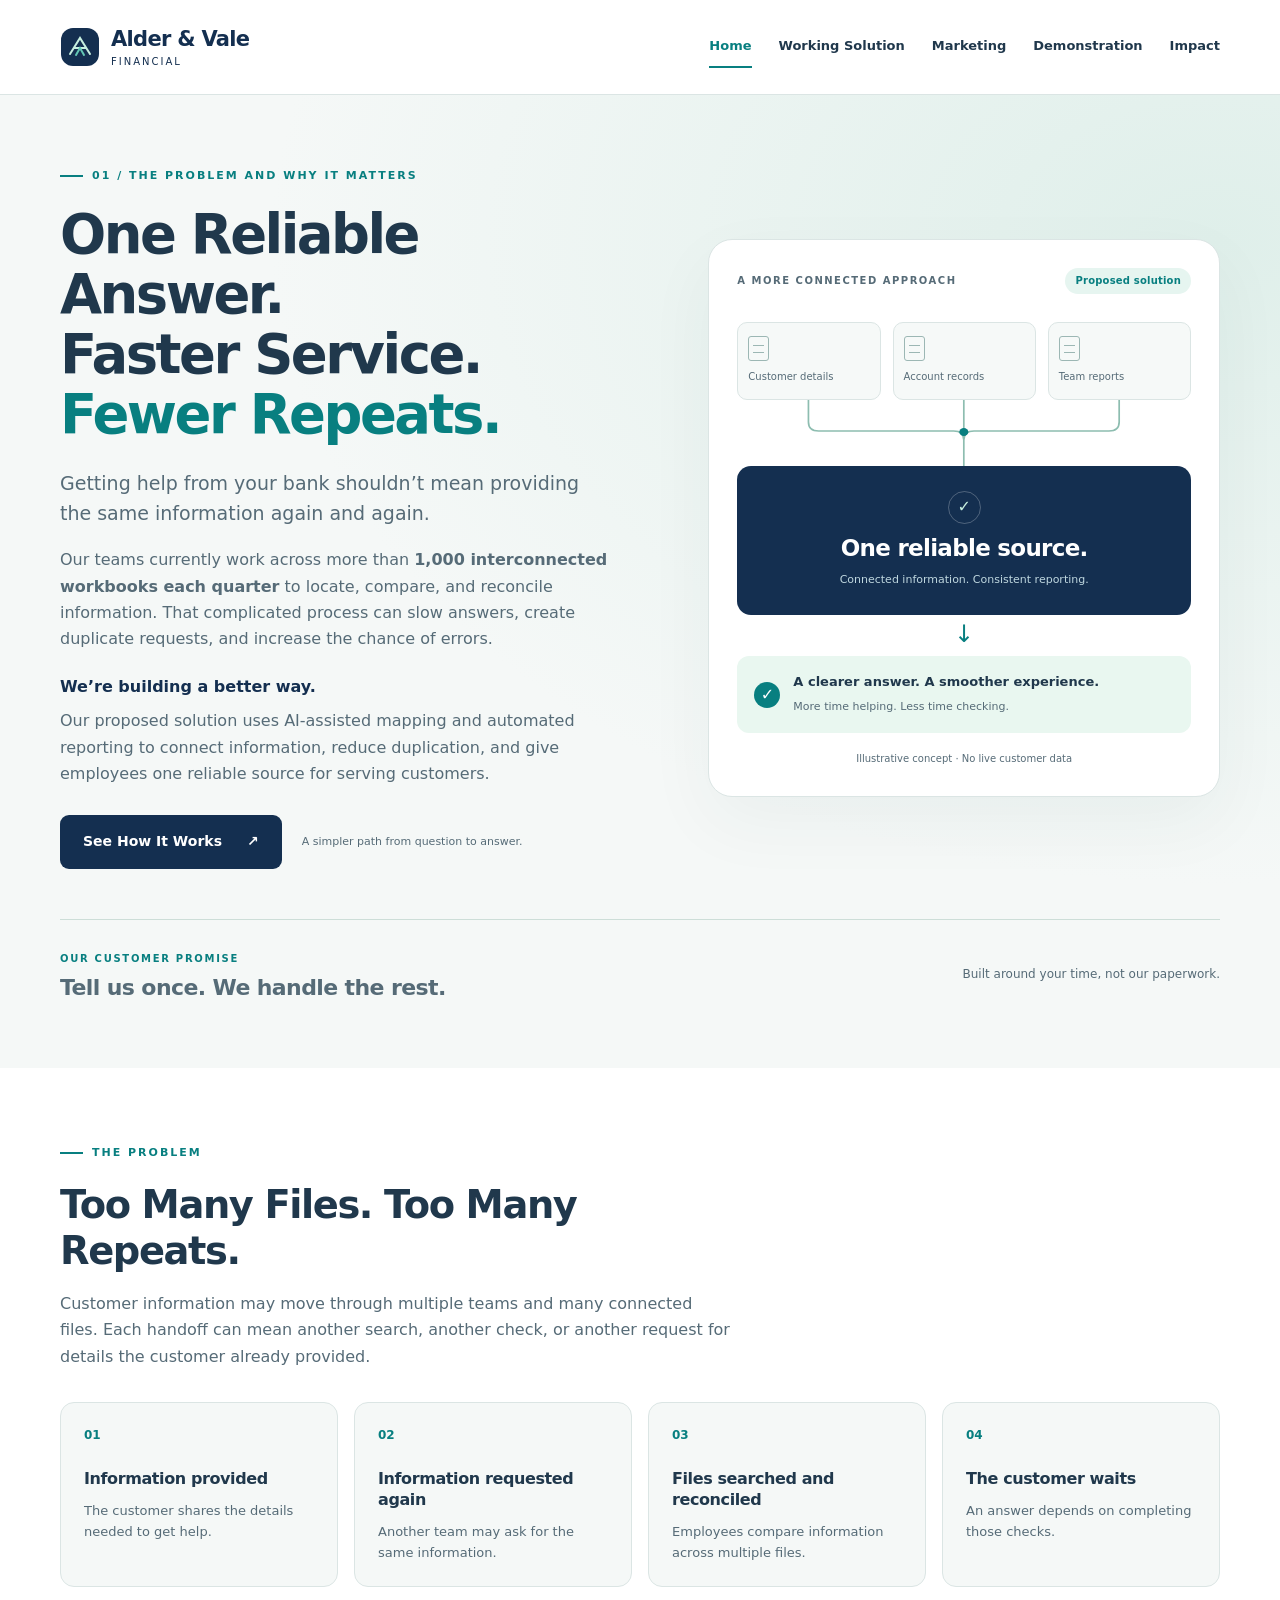
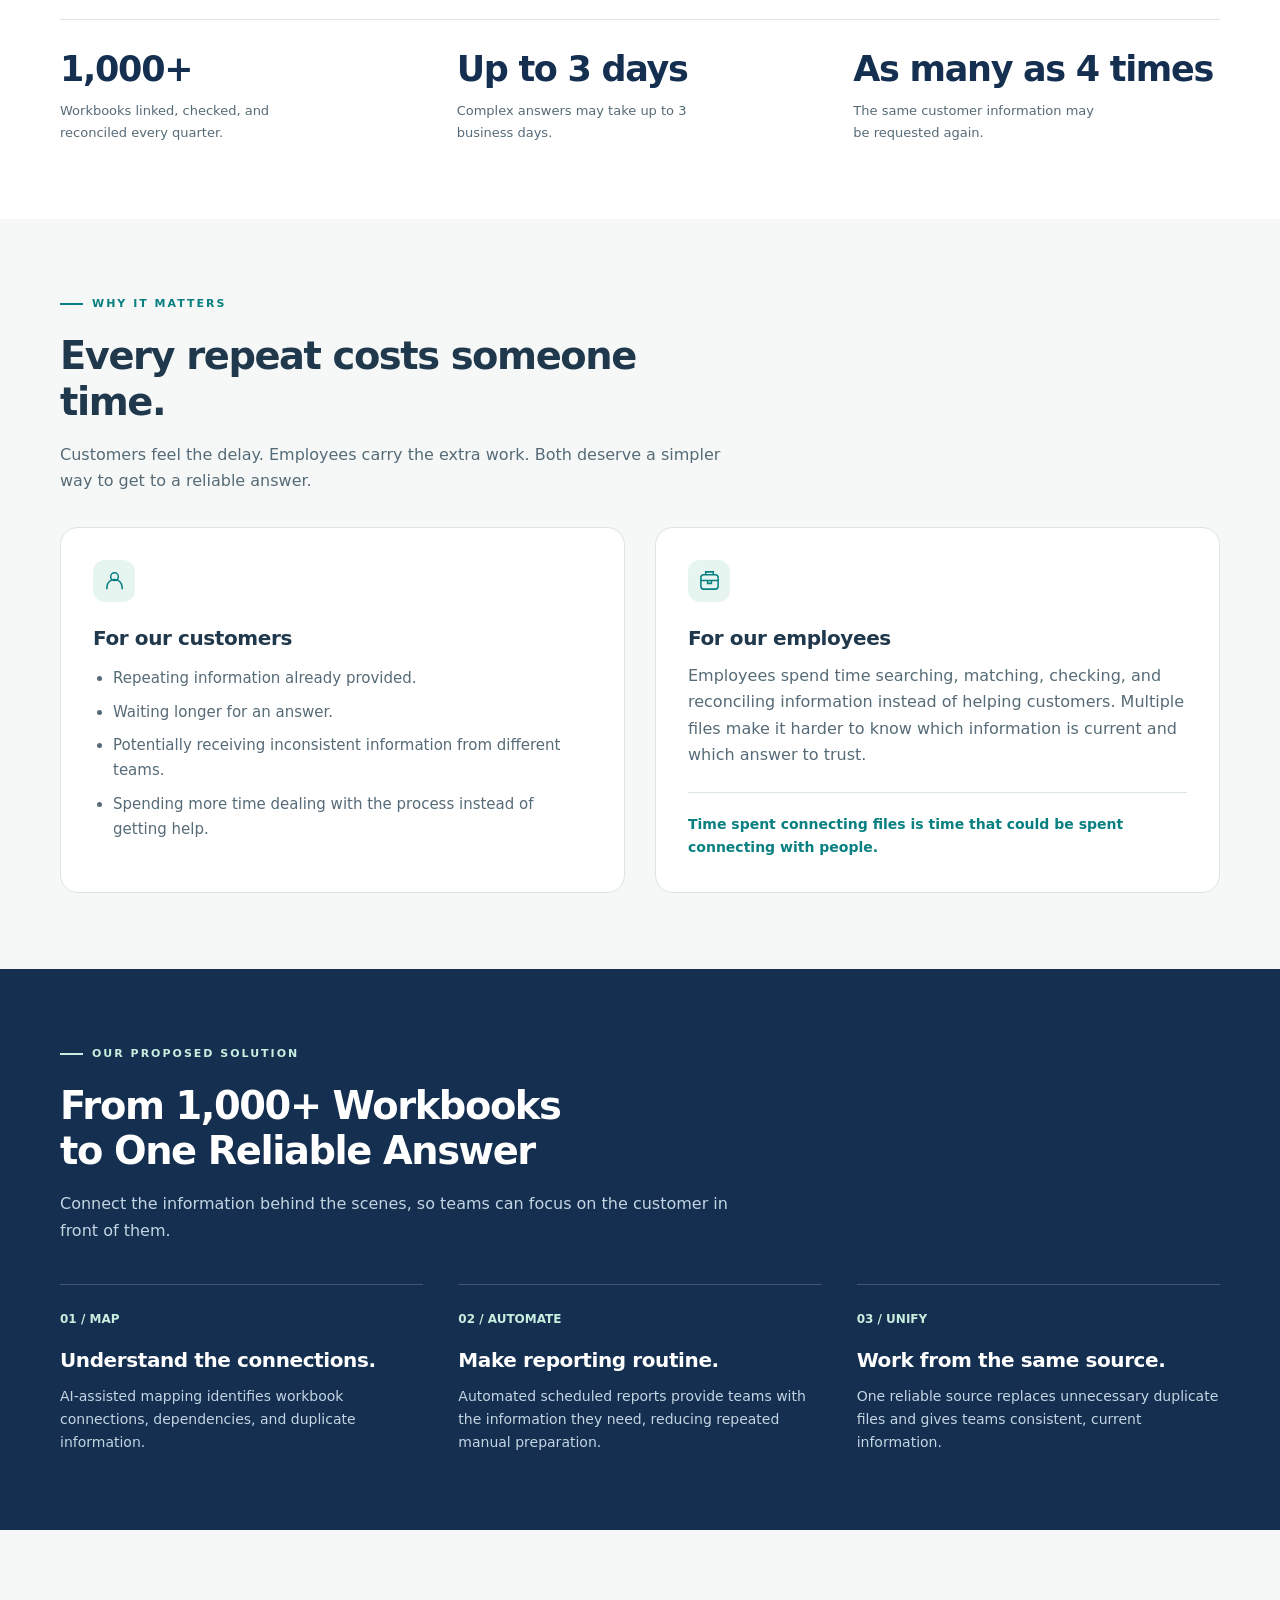
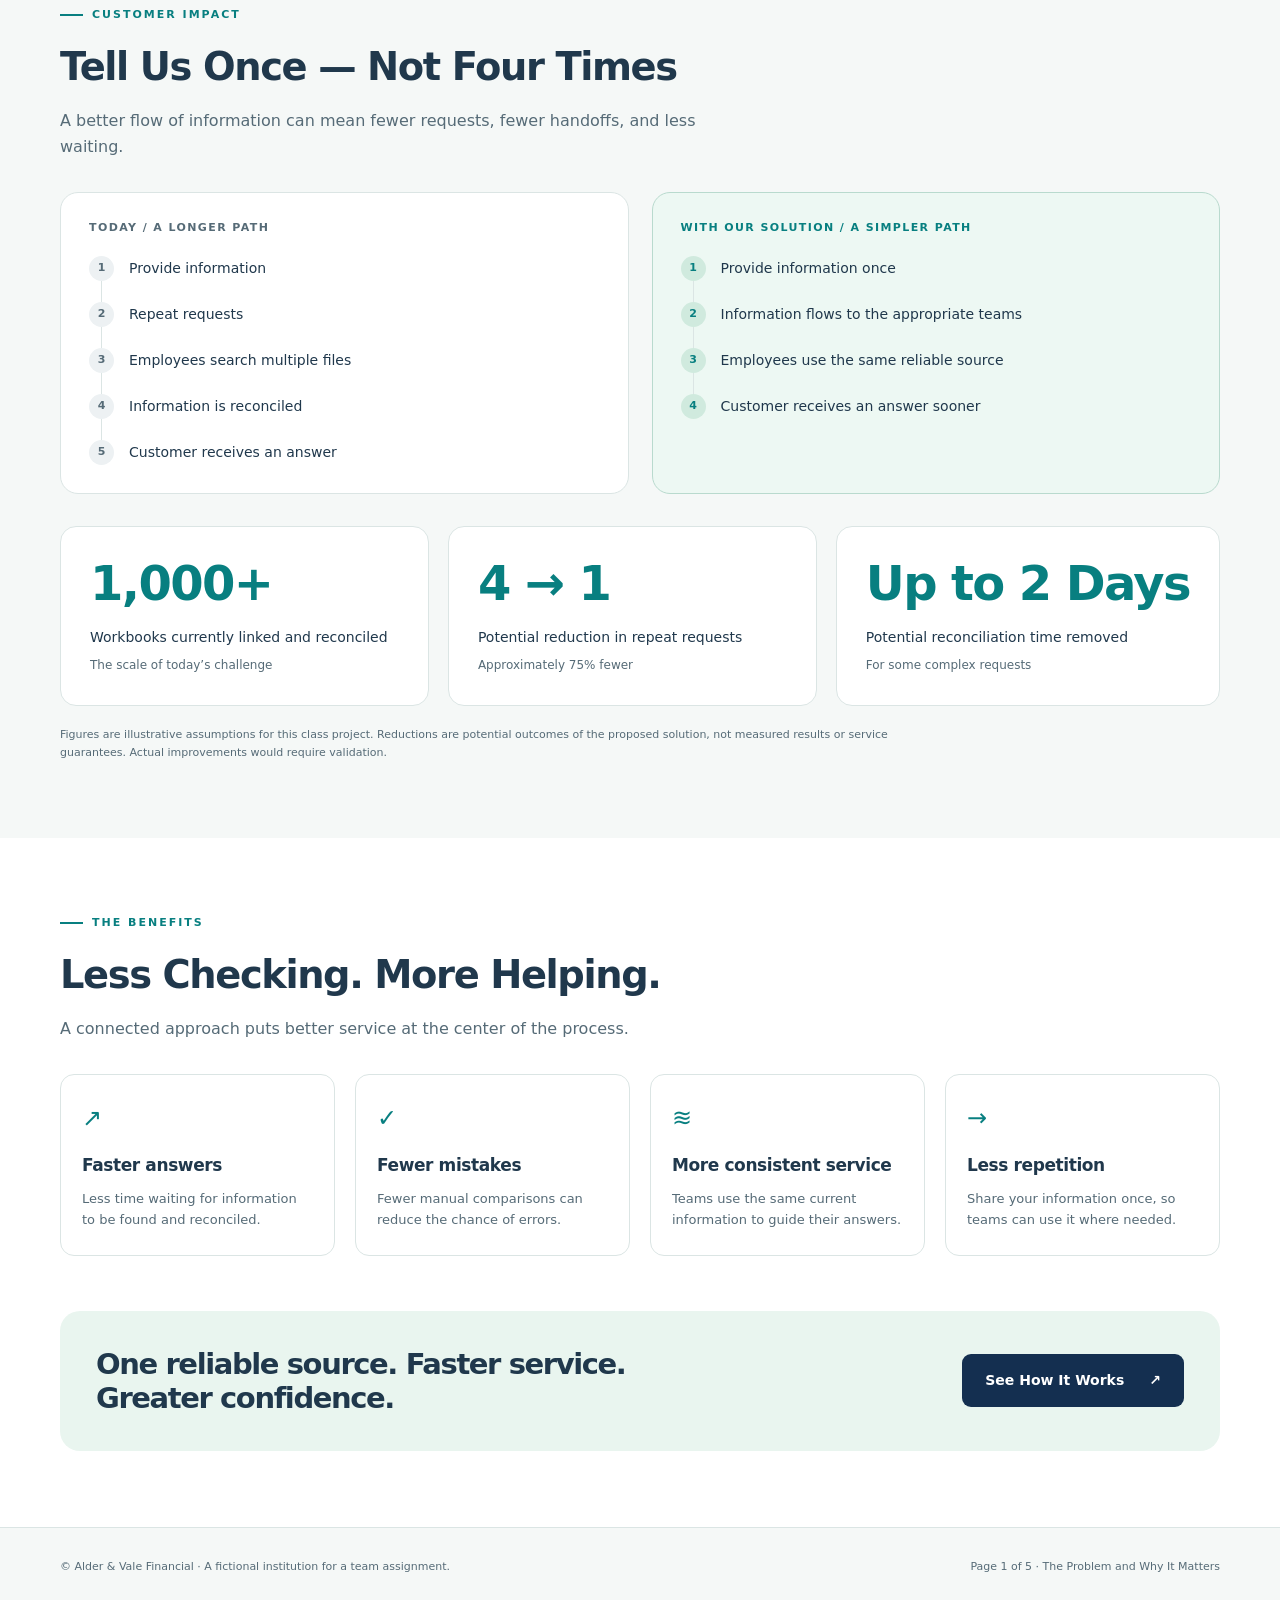
<file: index.html>
<!doctype html>
<html lang="en">
<head>
  <meta charset="utf-8">
  <meta name="viewport" content="width=device-width, initial-scale=1">
  <title>The Problem and Why It Matters | Alder &amp; Vale Financial</title>
  <meta name="description" content="Alder & Vale Financial's proposed approach to faster answers: AI-assisted mapping, automated reporting, and one reliable source. A fictional team project.">
  <link rel="stylesheet" href="site.css">
  <script src="site.js" defer></script>
</head>
<body>
<a class="skip" href="#main">Skip to content</a>
<header class="site-header"><div class="wrap header-inner">
  <a class="brand" href="index.html" aria-label="Alder and Vale Financial home"><svg viewBox="0 0 40 40" fill="none" aria-hidden="true"><rect x="1" y="1" width="38" height="38" rx="12" fill="#142f50"/><path d="m10 27 10-16 10 16M15 21h10" stroke="#c7efdf" stroke-width="2" stroke-linecap="round"/><path d="m16 28 4-7 4 7" stroke="#63c7b4" stroke-width="2" stroke-linecap="round"/></svg><span><strong>Alder &amp; Vale</strong><small>Financial</small></span></a>
  <button class="nav-toggle" type="button" aria-controls="site-navigation" aria-expanded="false">Menu <span aria-hidden="true">☰</span></button>
  <nav class="nav" id="site-navigation" aria-label="Main navigation"><a href="index.html" aria-current="page">Home</a><a href="working-solution.html">Working Solution</a><a href="marketing.html">Marketing</a><a href="demonstration.html">Demonstration</a><a href="impact.html">Impact</a></nav>
</div></header>
<main id="main">
<section class="hero"><div class="wrap">
  <div class="hero-grid"><div class="hero-copy">
    <p class="eyebrow">01 / The Problem and Why It Matters</p>
    <h1>One Reliable Answer.<br>Faster Service.<br><span>Fewer Repeats.</span></h1>
    <p class="lead">Getting help from your bank shouldn’t mean providing the same information again and again.</p>
    <p>Our teams currently work across more than <strong>1,000 interconnected workbooks each quarter</strong> to locate, compare, and reconcile information. That complicated process can slow answers, create duplicate requests, and increase the chance of errors.</p>
    <p class="better">We’re building a better way.</p>
    <p>Our proposed solution uses AI-assisted mapping and automated reporting to connect information, reduce duplication, and give employees one reliable source for serving customers.</p>
    <div class="hero-actions"><a class="button" href="working-solution.html">See How It Works <span aria-hidden="true">↗</span></a><small>A simpler path from question to answer.</small></div>
  </div>
  <div class="source-visual" role="img" aria-label="Proposed workflow: customer, account, and reporting information connect to one reliable source, helping teams deliver a consistent answer.">
    <div class="visual-top"><span>A MORE CONNECTED APPROACH</span><span>Proposed solution</span></div>
    <div class="files" aria-hidden="true"><div class="file"><div class="file-icon"></div>Customer details</div><div class="file"><div class="file-icon"></div>Account records</div><div class="file"><div class="file-icon"></div>Team reports</div></div>
    <svg class="connections" viewBox="0 0 400 66" preserveAspectRatio="none" aria-hidden="true"><path d="M63 0v22q0 9 9 9h119q9 0 9 9v26M200 0v66M337 0v22q0 9-9 9H209q-9 0-9 9" stroke="#8dbdb0" fill="none" stroke-width="1.5"/><circle cx="200" cy="32" r="4" fill="#087f80"/></svg>
    <div class="source-core"><span class="core-icon" aria-hidden="true">✓</span><strong>One reliable source.</strong><p>Connected information. Consistent reporting.</p></div>
    <div class="flow-line" aria-hidden="true">↓</div><div class="answer"><span class="check" aria-hidden="true">✓</span><div><strong>A clearer answer. A smoother experience.</strong><small>More time helping. Less time checking.</small></div></div>
    <p class="visual-caption">Illustrative concept · No live customer data</p>
  </div></div>
  <div class="promise"><div><span class="tag">Our customer promise</span><p><strong>Tell us once. We handle the rest.</strong></p></div><p>Built around your time, not our paperwork.</p></div>
</div></section>
<section class="section white" aria-labelledby="problem-heading"><div class="wrap">
  <div class="section-head"><p class="eyebrow">The problem</p><h2 id="problem-heading">Too Many Files. Too Many Repeats.</h2><p>Customer information may move through multiple teams and many connected files. Each handoff can mean another search, another check, or another request for details the customer already provided.</p></div>
  <ol class="process"><li><span class="number" aria-hidden="true">01</span><h3>Information provided</h3><p>The customer shares the details needed to get help.</p></li><li><span class="number" aria-hidden="true">02</span><h3>Information requested again</h3><p>Another team may ask for the same information.</p></li><li><span class="number" aria-hidden="true">03</span><h3>Files searched and reconciled</h3><p>Employees compare information across multiple files.</p></li><li><span class="number" aria-hidden="true">04</span><h3>The customer waits</h3><p>An answer depends on completing those checks.</p></li></ol>
  <div class="facts"><div><strong>1,000+</strong><p>Workbooks linked, checked, and reconciled every quarter.</p></div><div><strong>Up to 3 days</strong><p>Complex answers may take up to 3 business days.</p></div><div><strong>As many as 4 times</strong><p>The same customer information may be requested again.</p></div></div>
</div></section>
<section class="section" aria-labelledby="matters-heading"><div class="wrap">
  <div class="section-head"><p class="eyebrow">Why it matters</p><h2 id="matters-heading">Every repeat costs someone time.</h2><p>Customers feel the delay. Employees carry the extra work. Both deserve a simpler way to get to a reliable answer.</p></div>
  <div class="split"><article class="impact-card"><div class="card-icon" aria-hidden="true"><svg viewBox="0 0 24 24"><circle cx="12" cy="8" r="4"/><path d="M4 21v-2a8 8 0 0 1 16 0v2"/></svg></div><h3>For our customers</h3><ul><li>Repeating information already provided.</li><li>Waiting longer for an answer.</li><li>Potentially receiving inconsistent information from different teams.</li><li>Spending more time dealing with the process instead of getting help.</li></ul></article>
  <article class="impact-card"><div class="card-icon" aria-hidden="true"><svg viewBox="0 0 24 24"><rect x="3" y="6" width="18" height="15" rx="3"/><path d="M8 6V3h8v3M3 12h18M10 12v3h4v-3"/></svg></div><h3>For our employees</h3><p>Employees spend time searching, matching, checking, and reconciling information instead of helping customers. Multiple files make it harder to know which information is current and which answer to trust.</p><p class="employee-note">Time spent connecting files is time that could be spent connecting with people.</p></article></div>
</div></section>
<section class="section solution" aria-labelledby="solution-heading"><div class="wrap">
  <div class="section-head"><p class="eyebrow">Our proposed solution</p><h2 id="solution-heading">From 1,000+ Workbooks<br>to One Reliable Answer</h2><p>Connect the information behind the scenes, so teams can focus on the customer in front of them.</p></div>
  <ol class="steps"><li><span class="number" aria-hidden="true">01 / MAP</span><h3>Understand the connections.</h3><p>AI-assisted mapping identifies workbook connections, dependencies, and duplicate information.</p></li><li><span class="number" aria-hidden="true">02 / AUTOMATE</span><h3>Make reporting routine.</h3><p>Automated scheduled reports provide teams with the information they need, reducing repeated manual preparation.</p></li><li><span class="number" aria-hidden="true">03 / UNIFY</span><h3>Work from the same source.</h3><p>One reliable source replaces unnecessary duplicate files and gives teams consistent, current information.</p></li></ol>
</div></section>
<section class="section" aria-labelledby="customer-heading"><div class="wrap">
  <div class="section-head"><p class="eyebrow">Customer impact</p><h2 id="customer-heading">Tell Us Once — Not Four Times</h2><p>A better flow of information can mean fewer requests, fewer handoffs, and less waiting.</p></div>
  <div class="compare"><article class="comparison"><h3 class="label">Today / A longer path</h3><ol><li>Provide information</li><li>Repeat requests</li><li>Employees search multiple files</li><li>Information is reconciled</li><li>Customer receives an answer</li></ol></article><article class="comparison future"><h3 class="label">With our solution / A simpler path</h3><ol><li>Provide information once</li><li>Information flows to the appropriate teams</li><li>Employees use the same reliable source</li><li>Customer receives an answer sooner</li></ol></article></div>
  <div class="metrics"><article class="metric"><strong>1,000+</strong><p>Workbooks currently linked and reconciled</p><small>The scale of today’s challenge</small></article><article class="metric"><strong>4 → 1</strong><p>Potential reduction in repeat requests</p><small>Approximately 75% fewer</small></article><article class="metric"><strong>Up to 2 Days</strong><p>Potential reconciliation time removed</p><small>For some complex requests</small></article></div>
  <p class="estimate">Figures are illustrative assumptions for this class project. Reductions are potential outcomes of the proposed solution, not measured results or service guarantees. Actual improvements would require validation.</p>
</div></section>
<section class="section white" aria-labelledby="benefits-heading"><div class="wrap">
  <div class="section-head"><p class="eyebrow">The benefits</p><h2 id="benefits-heading">Less Checking. More Helping.</h2><p>A connected approach puts better service at the center of the process.</p></div>
  <div class="benefits"><article class="benefit"><span aria-hidden="true">↗</span><h3>Faster answers</h3><p>Less time waiting for information to be found and reconciled.</p></article><article class="benefit"><span aria-hidden="true">✓</span><h3>Fewer mistakes</h3><p>Fewer manual comparisons can reduce the chance of errors.</p></article><article class="benefit"><span aria-hidden="true">≋</span><h3>More consistent service</h3><p>Teams use the same current information to guide their answers.</p></article><article class="benefit"><span aria-hidden="true">→</span><h3>Less repetition</h3><p>Share your information once, so teams can use it where needed.</p></article></div>
  <div class="closing"><h2>One reliable source. Faster service. Greater confidence.</h2><a class="button" href="working-solution.html">See How It Works <span aria-hidden="true">↗</span></a></div>
</div></section>
</main>
<footer class="site-footer"><div class="wrap footer-inner"><p>© Alder &amp; Vale Financial · A fictional institution for a team assignment.</p><p>Page 1 of 5 · The Problem and Why It Matters</p></div></footer>
</body>
</html>
</file>
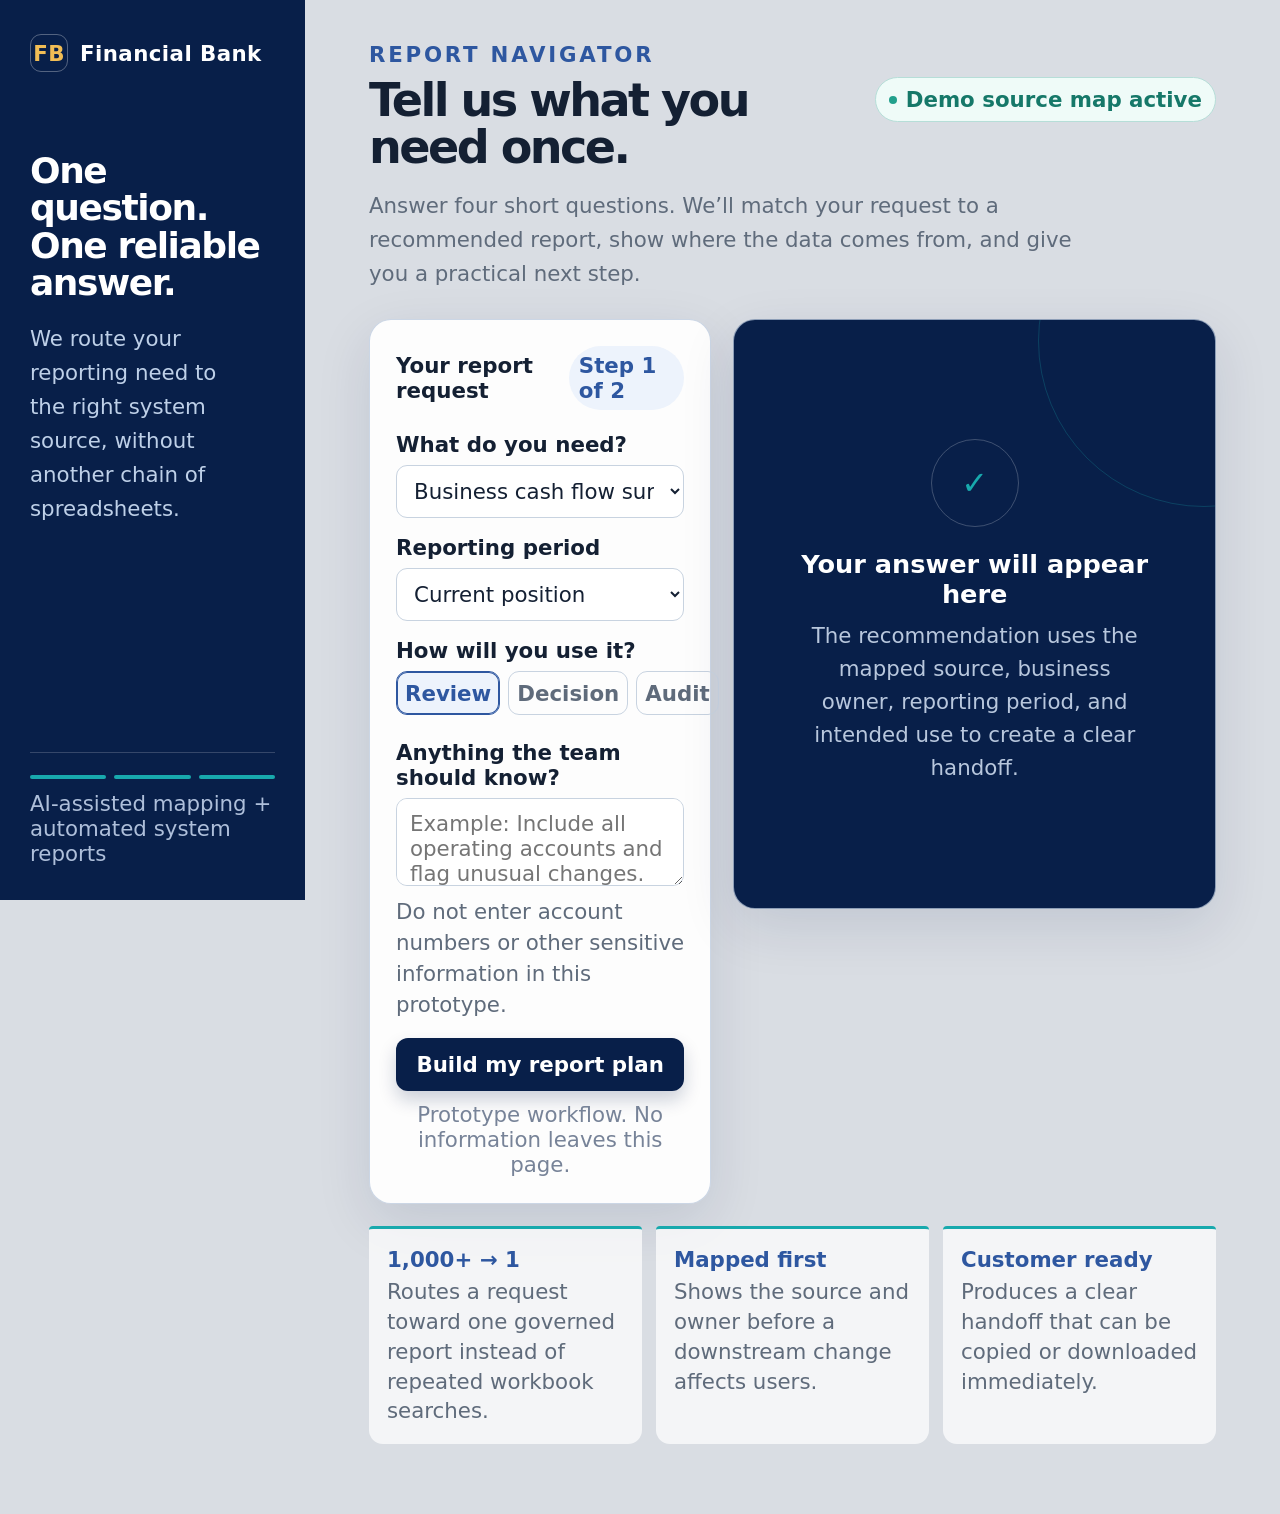
<file: contributors/carroll/index.html>
<!doctype html>
<html lang="en">
<head>
  <meta charset="utf-8">
  <meta name="viewport" content="width=device-width, initial-scale=1">
  <title>Financial Bank Report Navigator</title>
  <meta name="description" content="Turn one customer question into a reliable, system-sourced financial report plan.">
  <link rel="icon" type="image/svg+xml" href="data:image/svg+xml,%3Csvg xmlns='http://www.w3.org/2000/svg' viewBox='0 0 32 32'%3E%3Crect width='32' height='32' rx='8' fill='%230a2859'/%3E%3Cpath d='M8 9h16v4H8zm0 7h10v3H8zm0 6h13v3H8z' fill='%23fff'/%3E%3Ccircle cx='24' cy='21' r='5' fill='%231db7b2'/%3E%3Cpath d='m22 21 1.3 1.3L26 19.5' fill='none' stroke='%23fff' stroke-width='1.8'/%3E%3C/svg%3E">
  <style>
    :root{--navy:#081f49;--blue:#2e57a0;--teal:#18a9ad;--ink:#142033;--muted:#5f6b7b;--line:#d7e0ec;--ice:#f3f7fb;--white:#fff;--gold:#f1bd55;--good:#167869;--shadow:0 18px 55px rgba(8,31,73,.11)}
    *{box-sizing:border-box} html{scroll-behavior:smooth} body{margin:0;font-family:Inter,ui-sans-serif,system-ui,-apple-system,"Segoe UI",sans-serif;color:var(--ink);background:#d9dde3;min-height:100vh;font-size:16pt}
    button,input,select,textarea{font:inherit} button{cursor:pointer}.shell{min-height:100vh;display:grid;grid-template-columns:305px 1fr}.rail{background:var(--navy);color:white;padding:34px 30px;position:sticky;top:0;height:100vh;display:flex;flex-direction:column;overflow:hidden}.brand{display:flex;align-items:center;gap:12px;font-weight:760;letter-spacing:.02em}.mark{width:38px;height:38px;border:1px solid rgba(255,255,255,.3);display:grid;place-items:center;border-radius:11px;color:var(--gold)}.rail h1{font-size:2.25rem;line-height:1.04;margin:80px 0 20px;max-width:230px;letter-spacing:-.04em}.rail p{color:#bed0e8;line-height:1.6;margin:0;max-width:220px}.rail-foot{margin-top:auto;border-top:1px solid rgba(255,255,255,.18);padding-top:22px;font-size:.84rem;color:#aebfda}.progress{display:flex;gap:8px;margin-bottom:12px}.progress span{height:4px;flex:1;background:rgba(255,255,255,.18);border-radius:9px}.progress .on{background:var(--teal)}
    main{padding:42px clamp(26px,5vw,76px) 70px;max-width:1320px;width:100%}.eyebrow{color:var(--blue);font-size:.78rem;font-weight:800;letter-spacing:.13em;text-transform:uppercase;margin-bottom:10px}.topline{display:flex;justify-content:space-between;align-items:flex-start;gap:30px}.topline h2{font-size:clamp(2rem,3.6vw,3.75rem);letter-spacing:-.055em;line-height:1.02;margin:0;max-width:760px}.status{display:flex;align-items:center;gap:9px;border:1px solid #b6ded8;background:#effbf8;color:var(--good);border-radius:999px;padding:9px 13px;font-size:.82rem;font-weight:750;white-space:nowrap}.status i{width:8px;height:8px;border-radius:50%;background:#22a08c}.intro{color:var(--muted);max-width:720px;line-height:1.6;margin:18px 0 28px}
    .workspace{display:grid;grid-template-columns:minmax(340px,.83fr) minmax(430px,1.17fr);gap:22px;align-items:start}.panel{background:rgba(255,255,255,.93);border:1px solid rgba(186,201,220,.75);box-shadow:var(--shadow);border-radius:22px;padding:26px}.panel-head{display:flex;justify-content:space-between;align-items:center;margin-bottom:22px}.panel-head h3{margin:0;font-size:1.2rem}.step{font-size:.78rem;color:var(--blue);font-weight:780;background:#edf3fc;padding:7px 10px;border-radius:999px}.field{margin-bottom:17px}.field label,.group-label{display:block;font-size:.88rem;font-weight:760;margin:0 0 8px}.field small{display:block;color:var(--muted);font-size:.77rem;margin-top:6px;line-height:1.45}select,input,textarea{width:100%;border:1px solid #c8d3e0;border-radius:11px;padding:12px 13px;background:#fff;color:var(--ink);outline:none;transition:.18s}select:focus,input:focus,textarea:focus{border-color:var(--teal);box-shadow:0 0 0 3px rgba(24,169,173,.14)}textarea{resize:vertical;min-height:88px}.choices{display:grid;grid-template-columns:repeat(3,1fr);gap:8px}.choice{position:relative}.choice input{position:absolute;opacity:0;pointer-events:none}.choice label{display:flex;align-items:center;justify-content:center;text-align:center;min-height:44px;border:1px solid #c8d3e0;border-radius:11px;padding:8px;color:var(--muted);font-size:.84rem;font-weight:700}.choice input:checked+label{border-color:var(--blue);background:#edf3fc;color:var(--blue);box-shadow:inset 0 0 0 1px var(--blue)}.primary{width:100%;border:0;background:var(--navy);color:#fff;border-radius:12px;padding:14px 18px;font-weight:780;box-shadow:0 9px 18px rgba(8,31,73,.2);transition:.18s}.primary:hover{background:#12346c;transform:translateY(-1px)}.privacy{text-align:center;color:#778398;font-size:.75rem;margin:11px 0 0}
    .result{min-height:590px;background:var(--navy);color:#fff;overflow:hidden;position:relative}.result:before{content:"";position:absolute;width:330px;height:330px;border:1px solid rgba(24,169,173,.25);border-radius:50%;right:-155px;top:-145px}.empty{display:grid;place-items:center;text-align:center;min-height:530px;padding:40px}.empty-icon{width:88px;height:88px;margin:0 auto 22px;border:1px solid rgba(255,255,255,.22);border-radius:50%;display:grid;place-items:center;color:var(--teal);font-size:2rem}.empty h3{font-size:1.6rem;margin:0 0 10px}.empty p{color:#b8c7dd;max-width:370px;line-height:1.55;margin:0}.output{display:none;position:relative;z-index:1}.result .panel-head{border-bottom:1px solid rgba(255,255,255,.14);padding-bottom:18px}.result .panel-head h3{font-size:1.35rem}.confidence{display:flex;align-items:center;gap:8px;color:#8fe4d7;font-size:.8rem;font-weight:760}.result-title{font-size:clamp(1.65rem,3vw,2.55rem);line-height:1.04;letter-spacing:-.04em;margin:5px 0 10px}.result-sub{color:#b9c9df;line-height:1.5;margin:0 0 22px}.metrics{display:grid;grid-template-columns:repeat(3,1fr);gap:10px;margin-bottom:22px}.metric{padding:15px;background:rgba(255,255,255,.08);border:1px solid rgba(255,255,255,.1);border-radius:12px}.metric span{display:block;font-size:.72rem;color:#aebfda;text-transform:uppercase;letter-spacing:.08em;margin-bottom:6px}.metric strong{font-size:.98rem}.map{background:#f8fbff;color:var(--ink);border-radius:16px;padding:18px;margin-bottom:18px}.map-label{font-size:.74rem;font-weight:800;color:var(--blue);letter-spacing:.1em;text-transform:uppercase;margin-bottom:13px}.nodes{display:flex;align-items:center;gap:8px}.node{flex:1;text-align:center;border:1px solid var(--line);border-radius:10px;padding:11px 7px;font-size:.77rem;font-weight:730;background:#fff}.node.current{border-color:var(--teal);background:#eaf9f8;color:#087d80}.connector{height:2px;width:18px;background:var(--teal);flex:0 0 auto}.next{display:grid;grid-template-columns:1fr 1fr;gap:10px;margin-bottom:18px}.next div{border-left:3px solid var(--teal);background:rgba(255,255,255,.07);padding:10px 12px}.next span{display:block;color:#9fb2cd;font-size:.72rem;margin-bottom:3px}.next strong{font-size:.86rem}.actions{display:flex;gap:10px}.secondary,.ghost{flex:1;border-radius:11px;padding:11px 13px;font-weight:750}.secondary{border:0;background:var(--teal);color:#062e3f}.ghost{border:1px solid rgba(255,255,255,.27);background:transparent;color:white}.disclaimer{font-size:.72rem;color:#8fa4c3;line-height:1.45;margin:14px 0 0}
    .proof{display:grid;grid-template-columns:1fr 1fr 1fr;gap:14px;margin-top:22px}.proof article{border-top:3px solid var(--teal);background:rgba(255,255,255,.72);padding:18px;border-radius:4px 4px 14px 14px}.proof strong{display:block;color:var(--blue);font-size:1.2rem;margin-bottom:5px}.proof span{color:var(--muted);font-size:.82rem;line-height:1.4}.toast{position:fixed;right:25px;bottom:25px;background:var(--ink);color:#fff;padding:12px 16px;border-radius:10px;box-shadow:var(--shadow);font-size:.85rem;opacity:0;transform:translateY(10px);pointer-events:none;transition:.2s}.toast.show{opacity:1;transform:none}
    .rail-foot,.eyebrow,.status,.panel-head h3,.step,.field label,.group-label,.field small,.choice label,.privacy,.confidence,.metric span,.metric strong,.map-label,.node,.next span,.next strong,.disclaimer,.proof strong,.proof span,.toast{font-size:16pt}
    @media(max-width:950px){.shell{grid-template-columns:1fr}.rail{height:auto;position:relative;padding:20px 24px;display:block}.rail h1,.rail p,.rail-foot{display:none}.workspace{grid-template-columns:1fr}.topline{display:block}.status{display:inline-flex;margin-top:16px}.result{min-height:auto}.proof{grid-template-columns:1fr}.progress{display:none}}@media(max-width:560px){main{padding:28px 16px 50px}.panel{padding:20px;border-radius:17px}.choices,.metrics,.next{grid-template-columns:1fr}.nodes{flex-direction:column}.connector{width:2px;height:14px}.node{width:100%}.actions{flex-direction:column}.topline h2{font-size:2.35rem}}
  </style>
</head>
<body>
  <div class="shell">
    <aside class="rail">
      <div class="brand"><div class="mark">FB</div><span>Financial Bank</span></div>
      <h1>One question.<br>One reliable answer.</h1>
      <p>We route your reporting need to the right system source, without another chain of spreadsheets.</p>
      <div class="rail-foot"><div class="progress"><span class="on"></span><span class="on"></span><span class="on"></span></div>AI-assisted mapping + automated system reports</div>
    </aside>
    <main>
      <div class="eyebrow">Report Navigator</div>
      <div class="topline">
        <h2>Tell us what you need once.</h2>
        <div class="status"><i></i> Demo source map active</div>
      </div>
      <p class="intro">Answer four short questions. We’ll match your request to a recommended report, show where the data comes from, and give you a practical next step.</p>
      <section class="workspace" aria-label="Report request workflow">
        <form class="panel" id="requestForm">
          <div class="panel-head"><h3>Your report request</h3><span class="step">Step 1 of 2</span></div>
          <div class="field"><label for="need">What do you need?</label><select id="need" required><option value="cashflow">Business cash flow summary</option><option value="transactions">Transaction history</option><option value="loan">Loan payoff information</option><option value="account">Account balance summary</option><option value="custom">Something else</option></select></div>
          <div class="field"><label for="period">Reporting period</label><select id="period" required><option value="current">Current position</option><option value="month">This month</option><option value="quarter">This quarter</option><option value="year">Year to date</option><option value="custom">Custom period</option></select></div>
          <div class="field"><span class="group-label">How will you use it?</span><div class="choices"><div class="choice"><input checked type="radio" name="purpose" id="review" value="Review"><label for="review">Review</label></div><div class="choice"><input type="radio" name="purpose" id="decision" value="Decision"><label for="decision">Decision</label></div><div class="choice"><input type="radio" name="purpose" id="audit" value="Audit"><label for="audit">Audit</label></div></div></div>
          <div class="field"><label for="details">Anything the team should know?</label><textarea id="details" maxlength="240" placeholder="Example: Include all operating accounts and flag unusual changes."></textarea><small>Do not enter account numbers or other sensitive information in this prototype.</small></div>
          <button class="primary" type="submit">Build my report plan</button>
          <p class="privacy">Prototype workflow. No information leaves this page.</p>
        </form>
        <section class="panel result" aria-live="polite">
          <div class="empty" id="emptyState"><div><div class="empty-icon">✓</div><h3>Your answer will appear here</h3><p>The recommendation uses the mapped source, business owner, reporting period, and intended use to create a clear handoff.</p></div></div>
          <div class="output" id="output">
            <div class="panel-head"><h3>Recommended report plan</h3><span class="confidence">● High source confidence</span></div>
            <div class="result-title" id="resultTitle"></div><p class="result-sub" id="resultSub"></p>
            <div class="metrics"><div class="metric"><span>System source</span><strong id="source"></strong></div><div class="metric"><span>Data owner</span><strong id="owner"></strong></div><div class="metric"><span>Delivery</span><strong id="delivery"></strong></div></div>
            <div class="map"><div class="map-label">Dependency path</div><div class="nodes"><div class="node" id="inputNode">One request</div><div class="connector"></div><div class="node current" id="sourceNode"></div><div class="connector"></div><div class="node" id="reportNode"></div></div></div>
            <div class="next"><div><span>Validation</span><strong id="validation"></strong></div><div><span>Next step</span><strong id="nextStep"></strong></div></div>
            <div class="actions"><button type="button" class="secondary" id="downloadBtn">Download summary</button><button type="button" class="ghost" id="copyBtn">Copy for my banker</button></div>
            <p class="disclaimer">Illustrative recommendation based on the presentation’s proposed operating model. A data owner should validate the source and access before use.</p>
          </div>
        </section>
      </section>
      <section class="proof" aria-label="Why this approach"><article><strong>1,000+ → 1</strong><span>Routes a request toward one governed report instead of repeated workbook searches.</span></article><article><strong>Mapped first</strong><span>Shows the source and owner before a downstream change affects users.</span></article><article><strong>Customer ready</strong><span>Produces a clear handoff that can be copied or downloaded immediately.</span></article></section>
    </main>
  </div>
  <div class="toast" id="toast" role="status"></div>
  <script>
    const catalog={
      cashflow:{title:'Consolidated Business Cash Flow Report',source:'Treasury reporting layer',owner:'Treasury Data Office',delivery:'Next business day',validation:'Reconcile opening and closing cash',next:'Confirm included legal entities'},
      transactions:{title:'Verified Transaction Activity Report',source:'Core transaction platform',owner:'Deposit Operations',delivery:'Within 4 hours',validation:'Match totals to posted ledger',next:'Confirm accounts and date range'},
      loan:{title:'Current Loan Payoff Statement',source:'Loan servicing system',owner:'Lending Operations',delivery:'Within 1 business day',validation:'Validate interest through payoff date',next:'Confirm requested payoff date'},
      account:{title:'Current Account Position Report',source:'Core banking ledger',owner:'Financial Reporting',delivery:'Within 2 hours',validation:'Reconcile to the current ledger',next:'Confirm included accounts'},
      custom:{title:'Custom Financial Information Request',source:'Source map review queue',owner:'Finance Data Steward',delivery:'Initial review in 1 day',validation:'Identify system of record',next:'Data owner confirms scope'}
    };
    let latest=null;
    function buildPlan(input){
      const base=catalog[input.need]||catalog.custom; const periodLabels={current:'current position',month:'this month',quarter:'this quarter',year:'year to date',custom:'the requested period'};
      return {...base,need:input.need,period:input.period,purpose:input.purpose,details:(input.details||'').trim(),summary:`Prepared for ${input.purpose.toLowerCase()} using ${periodLabels[input.period]||'the requested period'}. The report begins with ${base.source}, then ${base.validation.toLowerCase()} before delivery.`};
    }
    function readForm(){return {need:document.getElementById('need').value,period:document.getElementById('period').value,purpose:document.querySelector('input[name="purpose"]:checked').value,details:document.getElementById('details').value}}
    function render(plan){latest=plan;document.getElementById('emptyState').style.display='none';document.getElementById('output').style.display='block';document.getElementById('resultTitle').textContent=plan.title;document.getElementById('resultSub').textContent=plan.summary;document.getElementById('source').textContent=plan.source;document.getElementById('owner').textContent=plan.owner;document.getElementById('delivery').textContent=plan.delivery;document.getElementById('sourceNode').textContent=plan.source;document.getElementById('reportNode').textContent=plan.title;document.getElementById('validation').textContent=plan.validation;document.getElementById('nextStep').textContent=plan.next;return plan}
    function notify(message){const t=document.getElementById('toast');t.textContent=message;t.classList.add('show');setTimeout(()=>t.classList.remove('show'),2200)}
    function summaryText(p){return `FINANCIAL BANK REPORT PLAN\n\nRecommended report: ${p.title}\nSystem source: ${p.source}\nData owner: ${p.owner}\nExpected delivery: ${p.delivery}\nPurpose: ${p.purpose}\nValidation: ${p.validation}\nNext step: ${p.next}${p.details?`\nRequest note: ${p.details}`:''}\n\nIllustrative prototype. Validate the source and access with the data owner.`}
    document.getElementById('requestForm').addEventListener('submit',e=>{e.preventDefault();render(buildPlan(readForm()));if(innerWidth<951)document.querySelector('.result').scrollIntoView({behavior:'smooth',block:'start'})});
    document.getElementById('copyBtn').addEventListener('click',async()=>{if(!latest)return;await navigator.clipboard.writeText(summaryText(latest));notify('Summary copied')});
    document.getElementById('downloadBtn').addEventListener('click',()=>{if(!latest)return;const blob=new Blob([summaryText(latest)],{type:'text/plain'});const url=URL.createObjectURL(blob);const a=document.createElement('a');a.href=url;a.download='financial-bank-report-plan.txt';a.hidden=true;document.body.appendChild(a);a.addEventListener('click',()=>requestAnimationFrame(()=>{notify('Download started');a.remove();setTimeout(()=>URL.revokeObjectURL(url),1000)}),{once:true});a.click()});
    function registerWebMCP(){const ctx=document.modelContext;if(!ctx?.registerTool)return;try{ctx.registerTool({name:'build_financial_report_plan',title:'Build financial report plan',description:'Create and display a recommended system-sourced financial report plan from a visitor request.',inputSchema:{type:'object',properties:{need:{type:'string',enum:['cashflow','transactions','loan','account','custom']},period:{type:'string',enum:['current','month','quarter','year','custom']},purpose:{type:'string',enum:['Review','Decision','Audit']},details:{type:'string',maxLength:240}},required:['need','period','purpose'],additionalProperties:false},annotations:{readOnlyHint:false,untrustedContentHint:false},execute(input){if(!catalog[input?.need])throw new Error('Choose a valid report need.');if(!['current','month','quarter','year','custom'].includes(input.period))throw new Error('Choose a valid reporting period.');if(!['Review','Decision','Audit'].includes(input.purpose))throw new Error('Choose a valid purpose.');document.getElementById('need').value=input.need;document.getElementById('period').value=input.period;document.getElementById(input.purpose.toLowerCase()).checked=true;document.getElementById('details').value=input.details||'';const plan=render(buildPlan(input));return {report:plan.title,source:plan.source,owner:plan.owner,delivery:plan.delivery,validation:plan.validation,next_step:plan.next}}});}catch(e){console.warn('WebMCP registration unavailable',e)}}
    window.__reportNavigator={buildPlan,render,readForm,catalog};registerWebMCP();
  </script>
</body>
</html>
</file>
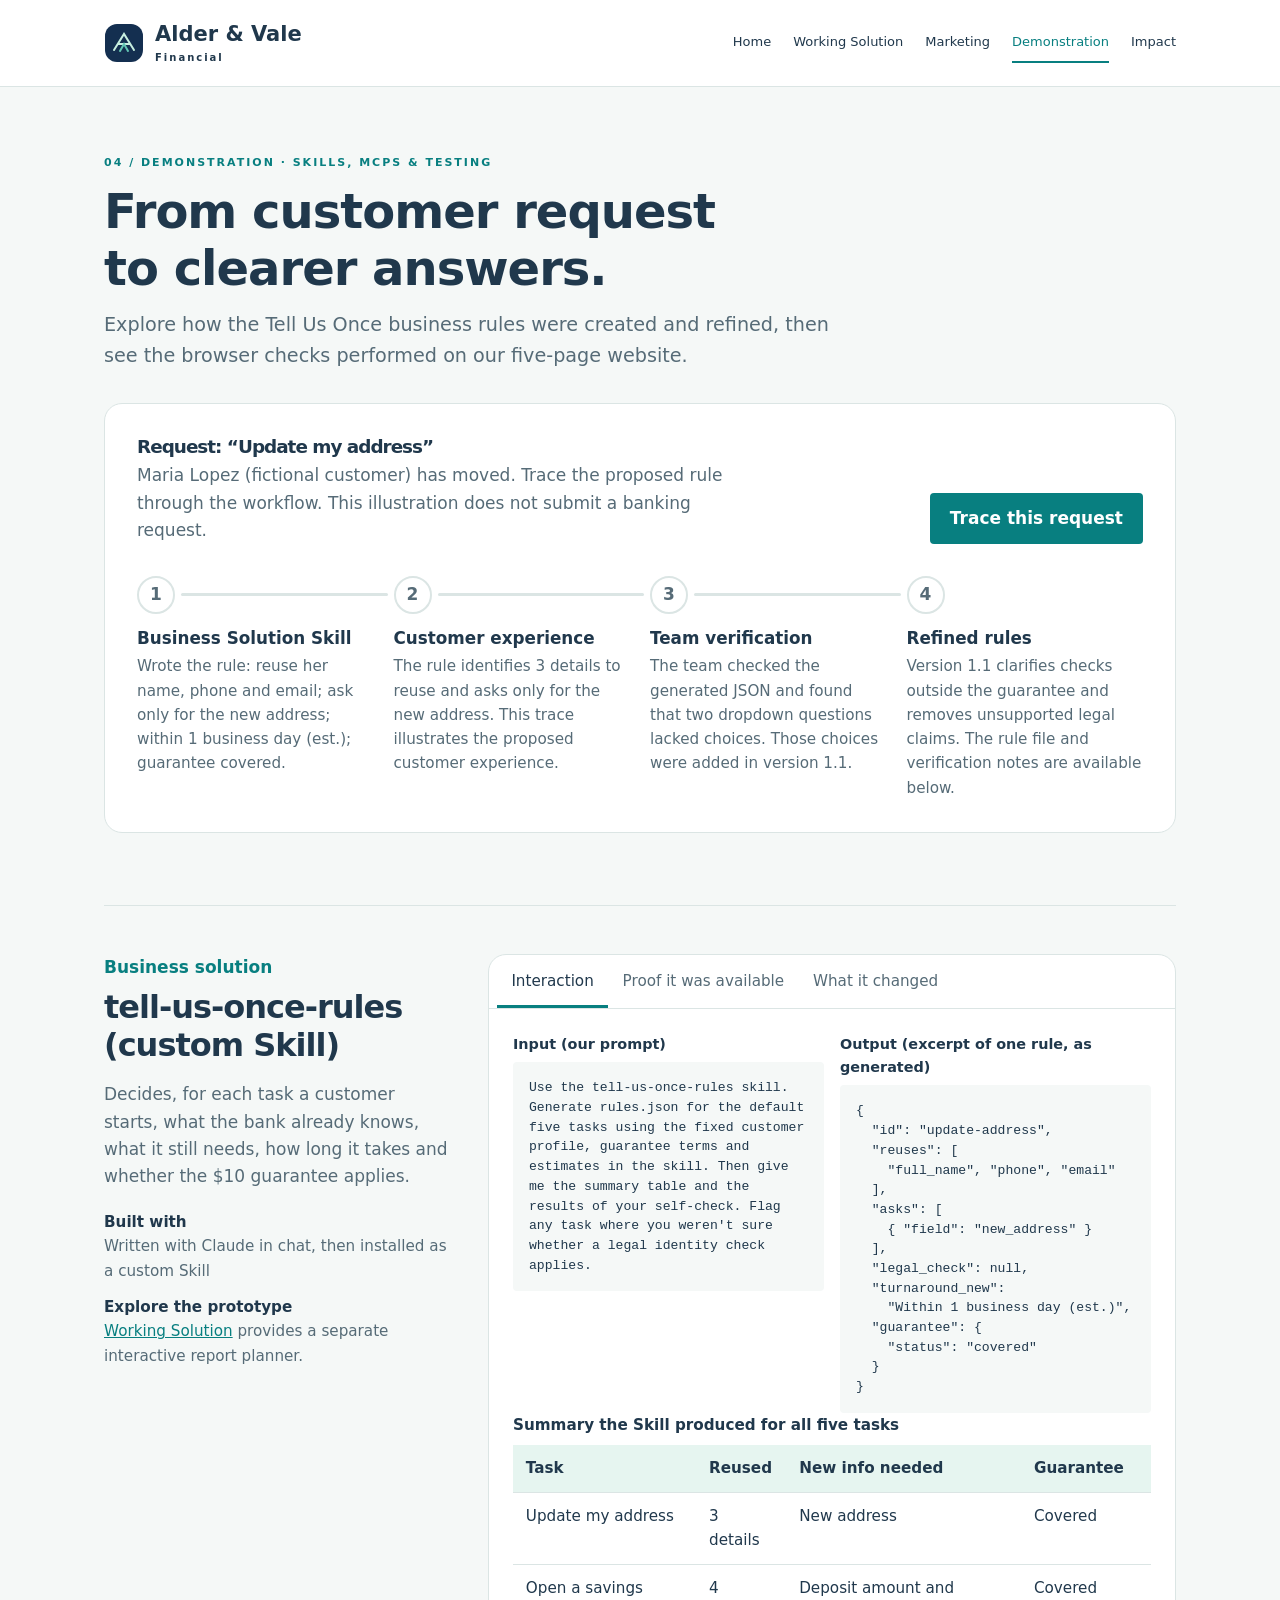
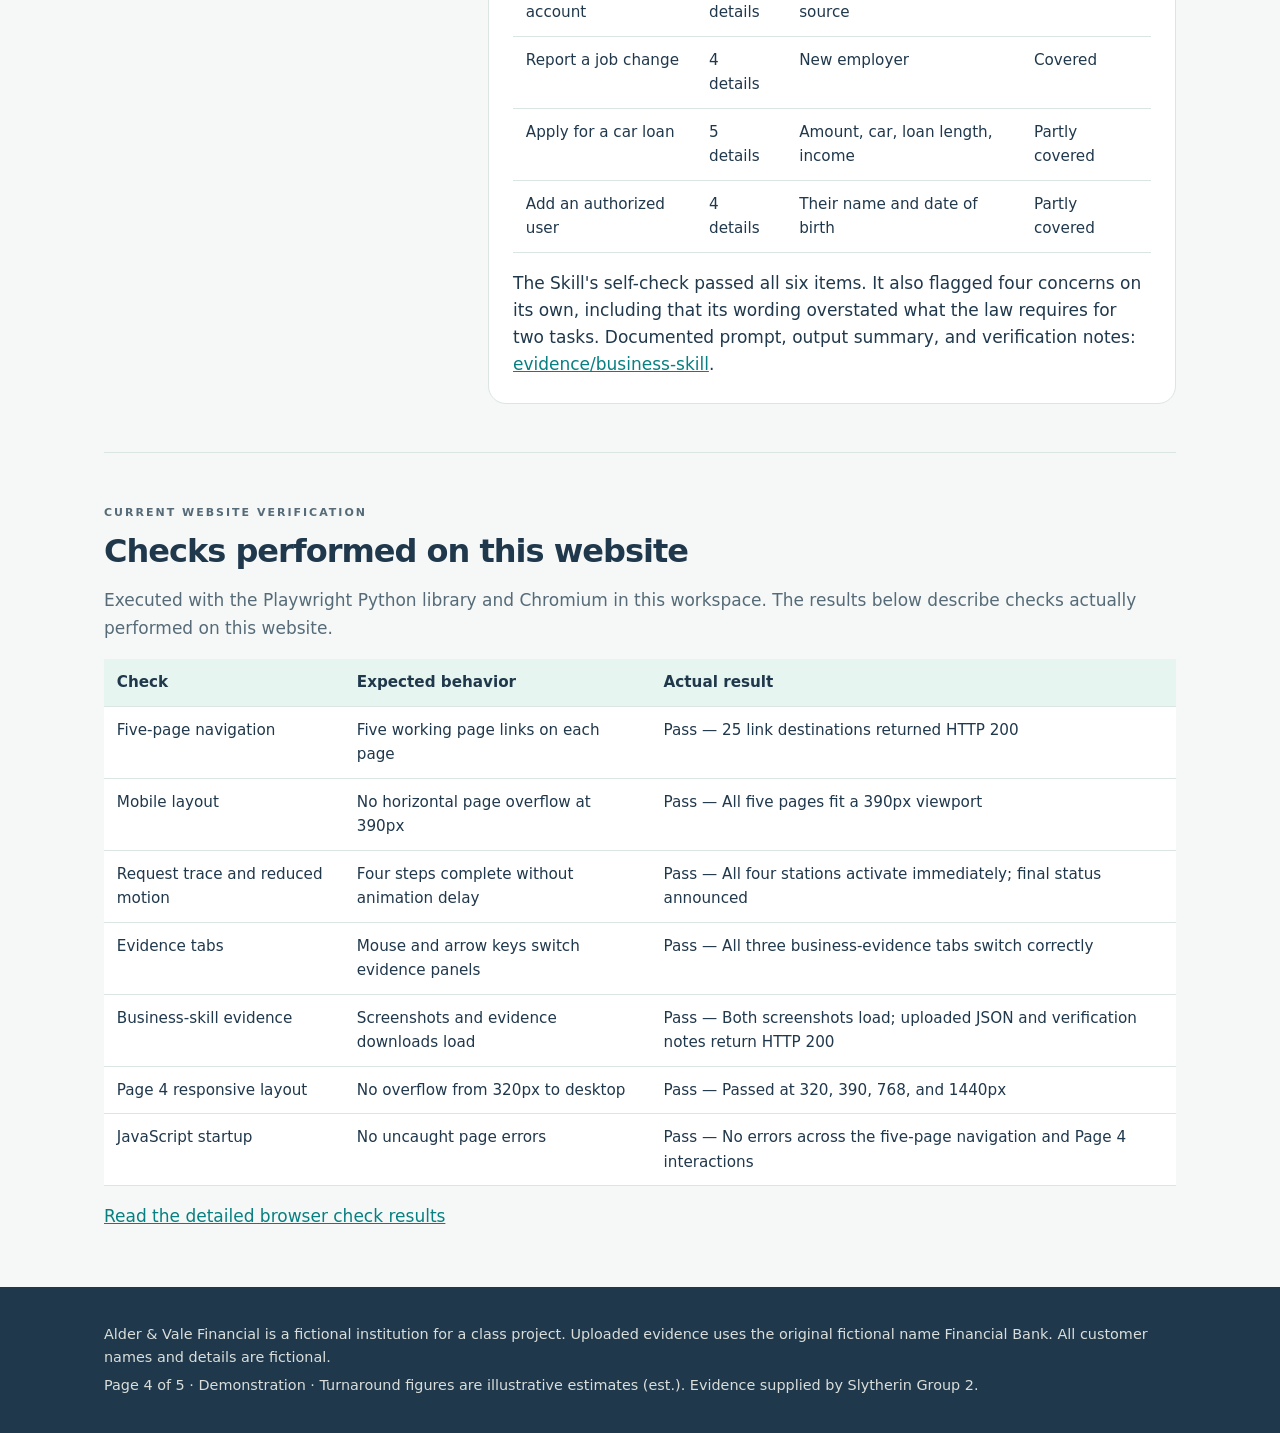
<file: demonstration.html>
<!DOCTYPE html>
<html lang="en">
<head>
<meta charset="utf-8">
<meta name="viewport" content="width=device-width, initial-scale=1">
<title>Demonstration: Skills, MCPs &amp; Testing | Alder &amp; Vale Financial</title>
<meta name="description" content="Explore the Tell Us Once business-skill evidence, documented business rules and verified website testing results.">



<style>
  /* Financial Bank tokens: neutral regional-bank palette */
  :root {
    --ink: #1C2B2F;
    --slate: #55625F;
    --limestone: #EDEFEB;
    --paper: #FFFFFF;
    --rule: #D2D7D1;
    --spruce: #1E5A4B;
    --spruce-dark: #164538;
    --spruce-tint: #E1ECE6;
    --brass: #8B6B36;
    --serif: "Source Serif 4", Georgia, "Times New Roman", serif;
    --sans: "Public Sans", "Segoe UI", Helvetica, Arial, sans-serif;
    --wrap: 1120px;
  }
  * { box-sizing: border-box; }
  html { scroll-behavior: smooth; }
  body {
    margin: 0;
    background: var(--limestone);
    color: var(--ink);
    font-family: var(--sans);
    font-size: 1.0625rem;
    line-height: 1.6;
  }
  img { max-width: 100%; }
  a { color: var(--spruce); }
  a:focus-visible, button:focus-visible, [tabindex]:focus-visible {
    outline: 3px solid var(--brass);
    outline-offset: 3px;
  }
  .skip {
    position: absolute; left: -999px; top: 0;
    background: var(--paper); padding: .6rem 1rem; z-index: 10;
  }
  .skip:focus { left: 1rem; top: 1rem; }
  .wrap { max-width: var(--wrap); margin: 0 auto; padding: 0 1.5rem; }

  /* Header and nav */
  .site-header { background: var(--paper); border-bottom: 1px solid var(--rule); }
  .site-header .wrap {
    display: flex; align-items: center; justify-content: space-between;
    gap: 1.5rem; flex-wrap: wrap; padding-top: 1rem; padding-bottom: 1rem;
  }
  .brand {
    display: flex; align-items: center; gap: .65rem;
    font-family: var(--serif); font-weight: 600; font-size: 1.35rem;
    color: var(--ink); text-decoration: none;
  }
  .brand svg { flex: none; }
  nav ul { list-style: none; margin: 0; padding: 0; display: flex; flex-wrap: wrap; gap: .25rem; }
  nav a {
    display: block; padding: .5rem .8rem; border-radius: 4px;
    color: var(--ink); text-decoration: none; font-weight: 500; font-size: .95rem;
  }
  nav a:hover { background: var(--limestone); }
  nav a[aria-current="page"] { background: var(--spruce); color: var(--paper); }

  /* Intro */
  .intro { padding-top: 3.5rem; padding-bottom: 1.5rem; }
  h1, h2, h3 { font-family: var(--serif); font-weight: 600; line-height: 1.2; margin: 0 0 .75rem; }
  h1 { font-size: clamp(2rem, 4.5vw, 3rem); max-width: 24ch; text-wrap: balance; }
  h2 { font-size: clamp(1.5rem, 3vw, 2rem); }
  h3 { font-size: 1.25rem; }
  .lede { font-size: 1.2rem; color: var(--slate); max-width: 62ch; margin: 0; }

  /* Request trace: the page's one orchestrated movement */
  .trace {
    background: var(--paper); border: 1px solid var(--rule); border-radius: 6px;
    padding: 2rem; margin: 2rem 0 3rem;
  }
  .trace-head { display: flex; justify-content: space-between; align-items: flex-end; gap: 1rem; flex-wrap: wrap; }
  .trace-head p { margin: 0; color: var(--slate); max-width: 56ch; }
  .request {
    font-family: var(--serif); font-size: 1.15rem; margin: 0 0 .25rem; color: var(--ink);
  }
  .btn {
    font: inherit; font-weight: 600; cursor: pointer;
    background: var(--spruce); color: var(--paper);
    border: 0; border-radius: 4px; padding: .75rem 1.25rem;
  }
  .btn:hover { background: var(--spruce-dark); }
  .stations {
    list-style: none; margin: 2rem 0 0; padding: 0;
    display: grid; grid-template-columns: repeat(4, 1fr); gap: 1.25rem;
  }
  /* connector from each dot to the next; fills as the trace reaches it */
  .station:not(:last-child)::before,
  .station:not(:last-child)::after {
    content: ""; position: absolute; top: 17px; left: 44px;
    width: calc(100% + 1.25rem - 50px); height: 3px; border-radius: 2px;
    background: var(--rule);
  }
  .station:not(:last-child)::after {
    background: var(--spruce); transform: scaleX(0); transform-origin: left;
    transition: transform .6s ease;
  }
  .station.filled::after { transform: scaleX(1); }
  .station { position: relative; }
  .dot {
    width: 38px; height: 38px; border-radius: 50%;
    display: grid; place-items: center; position: relative; z-index: 1;
    background: var(--paper); border: 2px solid var(--rule);
    font-weight: 600; color: var(--slate);
    transition: background .3s, border-color .3s, color .3s;
  }
  .station h3 { font-size: 1.05rem; margin: .9rem 0 .35rem; }
  .station p {
    margin: 0; font-size: .95rem; color: var(--slate);
    opacity: .35; transition: opacity .4s;
  }
  .station.on .dot { background: var(--spruce); border-color: var(--spruce); color: var(--paper); }
  .station.on p { opacity: 1; color: var(--ink); }

  /* Tool sections */
  .tool {
    display: grid; grid-template-columns: minmax(0, 1fr) minmax(0, 2fr); gap: 2.5rem;
    padding: 3rem 0; border-top: 1px solid var(--rule);
  }
  .tool > * { min-width: 0; }
  .tool-summary .kind { color: var(--brass); font-weight: 600; margin: 0 0 .4rem; }
  .tool-summary p { color: var(--slate); }
  .tool-summary dl { margin: 1.25rem 0 0; }
  .tool-summary dt { font-weight: 600; font-size: .95rem; }
  .tool-summary dd { margin: 0 0 .75rem; color: var(--slate); font-size: .95rem; }

  .panel { background: var(--paper); border: 1px solid var(--rule); border-radius: 6px; }
  [role="tablist"] {
    display: flex; flex-wrap: wrap; border-bottom: 1px solid var(--rule); padding: 0 .5rem;
  }
  [role="tab"] {
    font: inherit; font-size: .95rem; font-weight: 500; cursor: pointer;
    background: none; border: 0; border-bottom: 3px solid transparent;
    padding: .9rem .9rem .7rem; color: var(--slate);
  }
  [role="tab"][aria-selected="true"] { color: var(--ink); border-bottom-color: var(--spruce); }
  [role="tabpanel"] { padding: 1.5rem; }
  [role="tabpanel"] > :first-child { margin-top: 0; }
  [role="tabpanel"] > :last-child { margin-bottom: 0; }

  .io { display: grid; grid-template-columns: 1fr 1fr; gap: 1rem; }
  .io figure { margin: 0; }
  .io figcaption { font-weight: 600; font-size: .9rem; margin-bottom: .4rem; }
  pre {
    margin: 0; padding: 1rem; overflow-x: auto;
    background: var(--limestone); border-radius: 4px;
    font-size: .82rem; line-height: 1.5; white-space: pre-wrap;
  }
  pre.code { white-space: pre; }
  .evidence-shot { margin: 0 0 1rem; }
  .evidence-shot img { display: block; border: 1px solid var(--rule); border-radius: 4px; }
  .evidence-shot figcaption { font-size: .9rem; color: var(--slate); margin-top: .5rem; }
  .todo {
    border: 2px dashed var(--brass); border-radius: 4px;
    padding: 1rem 1.25rem; color: var(--ink); background: #FBF8F2;
  }
  .todo strong { color: var(--brass); }
  .shot {
    border: 2px dashed var(--rule); border-radius: 4px; min-height: 160px;
    display: grid; place-items: center; text-align: center; padding: 1rem;
    color: var(--slate); font-size: .95rem;
  }

  /* Tables */
  .table-scroll { overflow-x: auto; }
  table { width: 100%; border-collapse: collapse; font-size: .95rem; background: var(--paper); }
  caption { text-align: left; font-weight: 600; padding-bottom: .5rem; }
  th, td { text-align: left; padding: .7rem .8rem; border-bottom: 1px solid var(--rule); vertical-align: top; }
  thead th { background: var(--spruce-tint); }
  .status { white-space: nowrap; font-weight: 600; color: var(--slate); }

  .distinct { padding: 3rem 0 4rem; border-top: 1px solid var(--rule); }
  .distinct > p { color: var(--slate); max-width: 62ch; }

  footer { background: var(--ink); color: #D9DEDA; padding: 2rem 0; font-size: .9rem; }
  footer p { margin: .25rem 0; }
  footer a { color: #FFFFFF; }

  @media (max-width: 860px) {
    .tool { grid-template-columns: 1fr; gap: 1.5rem; }
    .trace { padding: 1.25rem; }
    .stations { grid-template-columns: 1fr; gap: 1.5rem; }
    .station:not(:last-child)::before,
    .station:not(:last-child)::after {
      top: 44px; left: 17px; width: 3px; height: calc(100% - 50px + 1.5rem);
    }
    .station:not(:last-child)::after { transform: scaleY(0); transform-origin: top; }
    .station.filled::after { transform: scaleY(1); }
    .station { padding-left: 3.25rem; }
    .station .dot { position: absolute; left: 0; top: 0; }
    .station h3 { margin-top: .4rem; }
    .io { grid-template-columns: 1fr; }
  }
  @media (prefers-reduced-motion: reduce) {
    html { scroll-behavior: auto; }
    *, *::before, *::after { transition: none !important; }
  }
</style>
<style>
:root{--ink:#20384c;--slate:#566b77;--limestone:#f5f8f7;--rule:#dbe5e4;--spruce:#087f80;--spruce-dark:#142f50;--spruce-tint:#e6f5f0;--brass:#087f80;--serif:ui-sans-serif,system-ui,-apple-system,"Segoe UI",sans-serif;--sans:ui-sans-serif,system-ui,-apple-system,"Segoe UI",sans-serif}h1,h2{letter-spacing:-1px}.panel,.trace{border-radius:18px}.page-kicker{font-size:11px;letter-spacing:2px;text-transform:uppercase;color:var(--spruce);font-weight:750}.site-header .wrap{padding-top:22px;padding-bottom:22px}.brand{font-family:var(--sans);line-height:1.2;gap:11px}.brand svg{width:40px;height:40px}.brand strong{font-size:21px;display:block}.brand small{display:block;font-size:10px;letter-spacing:2px;margin-top:5px}.nav{display:flex;gap:22px}.nav a{font-size:13px;padding:9px 0;border-radius:0}.nav a[aria-current=page]{color:var(--spruce);background:transparent;border-bottom:2px solid var(--spruce)}.nav-toggle{display:none;background:white;border:1px solid var(--rule);padding:8px 13px;border-radius:8px;font:inherit;color:var(--ink)}.evidence-banner{background:var(--spruce-tint);border:1px solid #badbcf;border-radius:12px;padding:18px 22px;font-size:14px;margin-top:24px}.station p{opacity:1}.actual-results{border-top:1px solid var(--rule);padding:40px 0}.actual-results p{color:var(--slate)}.actual-results a{overflow-wrap:anywhere}.table-scroll{max-width:100%}img{height:auto}.shot{min-height:90px}pre{white-space:pre-wrap;overflow-wrap:anywhere}.io{min-width:0}.io figure{min-width:0}@media(min-width:801px){.nav[hidden]{display:flex}}@media(max-width:800px){.site-header .wrap{gap:12px}.nav-toggle{display:block;margin-left:auto}.nav{width:100%;flex-direction:column;gap:0}.nav[hidden]{display:none}.nav a{padding:12px 4px}}@media(max-width:560px){.wrap{padding-left:18px;padding-right:18px}.trace{padding:20px}.io{grid-template-columns:1fr}.brand strong{font-size:19px}}
</style><script src="site.js" defer></script></head>
<body>
<a class="skip" href="#main">Skip to content</a>

<header class="site-header"><div class="wrap header-inner">
  <a class="brand" href="index.html" aria-label="Alder and Vale Financial home"><svg viewBox="0 0 40 40" fill="none" aria-hidden="true"><rect x="1" y="1" width="38" height="38" rx="12" fill="#142f50"/><path d="m10 27 10-16 10 16M15 21h10" stroke="#c7efdf" stroke-width="2" stroke-linecap="round"/><path d="m16 28 4-7 4 7" stroke="#63c7b4" stroke-width="2" stroke-linecap="round"/></svg><span><strong>Alder &amp; Vale</strong><small>Financial</small></span></a>
  <button class="nav-toggle" type="button" aria-controls="site-navigation" aria-expanded="false">Menu <span aria-hidden="true">☰</span></button>
  <nav class="nav" id="site-navigation" aria-label="Main navigation"><a href="index.html">Home</a><a href="working-solution.html">Working Solution</a><a href="marketing.html">Marketing</a><a href="demonstration.html" aria-current="page">Demonstration</a><a href="impact.html">Impact</a></nav>
</div></header>

<main id="main">
  <section class="intro wrap">
    <p class="page-kicker">04 / Demonstration · Skills, MCPs &amp; Testing</p><h1>From customer request<br>to clearer answers.</h1>
    <p class="lede">Explore how the Tell Us Once business rules were created and refined, then see the browser checks performed on our five-page website.</p>

    
<!-- Purposeful movement: traces one request through the three tools -->
    <div class="trace" aria-labelledby="trace-title">
      <div class="trace-head">
        <div>
          <h2 id="trace-title" class="request">Request: “Update my address”</h2>
          <p>Maria Lopez (fictional customer) has moved. Trace the proposed rule through the workflow. This illustration does not submit a banking request.</p>
        </div>
        <button class="btn" id="trace-btn" type="button">Trace this request</button>
      </div>
      <ol class="stations" id="stations">
        <li class="station">
          <div class="dot" aria-hidden="true">1</div>
          <h3>Business Solution Skill</h3>
          <p>Wrote the rule: reuse her name, phone and email; ask only for the new address; within 1 business day (est.); guarantee covered.</p>
        </li>
        <li class="station">
          <div class="dot" aria-hidden="true">2</div>
          <h3>Customer experience</h3>
          <p>The rule identifies 3 details to reuse and asks only for the new address. This trace illustrates the proposed customer experience.</p>
        </li>
        <li class="station">
          <div class="dot" aria-hidden="true">3</div>
          <h3>Team verification</h3>
          <p>The team checked the generated JSON and found that two dropdown questions lacked choices. Those choices were added in version 1.1.</p>
        </li>
        <li class="station">
          <div class="dot" aria-hidden="true">4</div>
          <h3>Refined rules</h3>
          <p>Version 1.1 clarifies checks outside the guarantee and removes unsupported legal claims. The rule file and verification notes are available below.</p>
        </li>
      </ol>
      <p id="trace-status" aria-live="polite" style="position:absolute;left:-9999px;"></p>
    </div>
  </section>

  <div class="wrap">

    <!-- Tool 1 -->
    <section class="tool" aria-labelledby="t1">
      <div class="tool-summary">
        <p class="kind">Business solution</p>
        <h2 id="t1">tell-us-once-rules (custom Skill)</h2>
        <p>Decides, for each task a customer starts, what the bank already knows, what it still needs, how long it takes and whether the $10 guarantee applies.</p>
        <dl>
          <dt>Built with</dt><dd>Written with Claude in chat, then installed as a custom Skill</dd>
          <dt>Explore the prototype</dt><dd><a href="working-solution.html">Working Solution</a> provides a separate interactive report planner.</dd>
        </dl>
      </div>
      <div class="panel" data-tabs>
        <div role="tablist" aria-label="Business Solution Skill evidence">
          <button role="tab" id="t1-tab-a" aria-controls="t1-a" aria-selected="true">Interaction</button>
          <button role="tab" id="t1-tab-b" aria-controls="t1-b" aria-selected="false" tabindex="-1">Proof it was available</button>
          <button role="tab" id="t1-tab-c" aria-controls="t1-c" aria-selected="false" tabindex="-1">What it changed</button>
        </div>
        <div role="tabpanel" id="t1-a" aria-labelledby="t1-tab-a" tabindex="0">
          <div class="io">
            <figure>
              <figcaption>Input (our prompt)</figcaption>
              <pre>Use the tell-us-once-rules skill. Generate rules.json for the default five tasks using the fixed customer profile, guarantee terms and estimates in the skill. Then give me the summary table and the results of your self-check. Flag any task where you weren't sure whether a legal identity check applies.</pre>
            </figure>
            <figure>
              <figcaption>Output (excerpt of one rule, as generated)</figcaption>
              <pre class="code">{
  "id": "update-address",
  "reuses": [
    "full_name", "phone", "email"
  ],
  "asks": [
    { "field": "new_address" }
  ],
  "legal_check": null,
  "turnaround_new":
    "Within 1 business day (est.)",
  "guarantee": {
    "status": "covered"
  }
}</pre>
            </figure>
          </div>
          <div class="table-scroll">
            <table>
              <caption>Summary the Skill produced for all five tasks</caption>
              <thead><tr><th scope="col">Task</th><th scope="col">Reused</th><th scope="col">New info needed</th><th scope="col">Guarantee</th></tr></thead>
              <tbody>
                <tr><td>Update my address</td><td>3 details</td><td>New address</td><td>Covered</td></tr>
                <tr><td>Open a savings account</td><td>4 details</td><td>Deposit amount and source</td><td>Covered</td></tr>
                <tr><td>Report a job change</td><td>4 details</td><td>New employer</td><td>Covered</td></tr>
                <tr><td>Apply for a car loan</td><td>5 details</td><td>Amount, car, loan length, income</td><td>Partly covered</td></tr>
                <tr><td>Add an authorized user</td><td>4 details</td><td>Their name and date of birth</td><td>Partly covered</td></tr>
              </tbody>
            </table>
          </div>
          <p>The Skill's self-check passed all six items. It also flagged four concerns on its own, including that its wording overstated what the law requires for two tasks. Documented prompt, output summary, and verification notes: <a href="assets/skills-testing/evidence/business-skill/verification.md">evidence/business-skill</a>.</p>
        </div>
        <div role="tabpanel" id="t1-b" aria-labelledby="t1-tab-b" tabindex="0" hidden>
          <figure class="evidence-shot">
            <img src="[data-uri]" alt="Claude's Customize page, Skills tab, showing the custom skill tell-us-once-rules listed under Created by you, with its description about generating decision rules for Financial Bank's Tell Us Once request checker.">
            <figcaption>The custom Skill installed in Claude, listed under “Created by you.”</figcaption>
          </figure>
          <figure class="evidence-shot">
            <img src="[data-uri]" alt="A Claude chat titled Tell-us-once rules generation and validation. The message starts with the slash command /tell-us-once-rules followed by our run prompt, and Claude's reply begins with the summary table for the evidence page.">
            <figcaption>The Skill being run: our prompt calls it with /tell-us-once-rules, and Claude's reply follows.</figcaption>
          </figure>
        </div>
        <div role="tabpanel" id="t1-c" aria-labelledby="t1-tab-c" tabindex="0" hidden>
          <p>The Skill's rules became <a href="assets/skills-testing/data/rules.json"><code>rules.json v1.1</code></a>. This file documents the proposed customer-checker rules, separate from the Page 2 report planner. The team checked the output independently and found a defect the Skill’s self-check missed.</p>
          <div class="table-scroll">
            <table>
              <caption>What we changed after reviewing the output (version 1.0 to 1.1)</caption>
              <thead><tr><th scope="col">Finding</th><th scope="col">Found by</th><th scope="col">Change</th></tr></thead>
              <tbody>
                <tr><td>Two dropdown questions had no choices, so the checker couldn't show them</td><td>Our verification</td><td>Added the choices</td></tr>
                <tr><td>Car loan treated a credit review as a legal identity check</td><td>The Skill</td><td>Reworded as a credit review with permission</td></tr>
                <tr><td>Authorized user text said the law requires the check</td><td>The Skill</td><td>Removed the unsupported legal claim</td></tr>
                <tr><td>The “covered” rule conflicted with the guarantee, which doesn't cover your name</td><td>The Skill</td><td>Rewrote the rule in the data and in the Skill itself</td></tr>
              </tbody>
            </table>
          </div>
        </div>
      </div>
    </section>

    <section class="actual-results" aria-labelledby="actual-tests"><p class="page-kicker">Current website verification</p><h2 id="actual-tests">Checks performed on this website</h2><p>Executed with the Playwright Python library and Chromium in this workspace. The results below describe checks actually performed on this website.</p><div class="table-scroll"><table><thead><tr><th scope="col">Check</th><th scope="col">Expected behavior</th><th scope="col">Actual result</th></tr></thead><tbody id="current-results"><tr><td>Five-page navigation</td><td>Five working page links on each page</td><td>Pass — 25 link destinations returned HTTP 200</td></tr><tr><td>Mobile layout</td><td>No horizontal page overflow at 390px</td><td>Pass — All five pages fit a 390px viewport</td></tr><tr><td>Request trace and reduced motion</td><td>Four steps complete without animation delay</td><td>Pass — All four stations activate immediately; final status announced</td></tr><tr><td>Evidence tabs</td><td>Mouse and arrow keys switch evidence panels</td><td>Pass — All three business-evidence tabs switch correctly</td></tr><tr><td>Business-skill evidence</td><td>Screenshots and evidence downloads load</td><td>Pass — Both screenshots load; uploaded JSON and verification notes return HTTP 200</td></tr><tr><td>Page 4 responsive layout</td><td>No overflow from 320px to desktop</td><td>Pass — Passed at 320, 390, 768, and 1440px</td></tr><tr><td>JavaScript startup</td><td>No uncaught page errors</td><td>Pass — No errors across the five-page navigation and Page 4 interactions</td></tr></tbody></table></div><p><a href="assets/skills-testing/current-validation.json">Read the detailed browser check results</a></p></section>

  </div>
</main>

<footer>
  <div class="wrap">
    <p>Alder &amp; Vale Financial is a fictional institution for a class project. Uploaded evidence uses the original fictional name Financial Bank. All customer names and details are fictional.</p>
    <p>Page 4 of 5 · Demonstration · Turnaround figures are illustrative estimates (est.). Evidence supplied by Slytherin Group 2.</p>
  </div>
</footer>

<script>
  // Tabs: click and arrow-key support
  document.querySelectorAll('[data-tabs]').forEach(function (panel) {
    var tabs = Array.prototype.slice.call(panel.querySelectorAll('[role="tab"]'));
    function select(tab) {
      tabs.forEach(function (t) {
        var on = t === tab;
        t.setAttribute('aria-selected', on);
        t.tabIndex = on ? 0 : -1;
        document.getElementById(t.getAttribute('aria-controls')).hidden = !on;
      });
    }
    tabs.forEach(function (tab, i) {
      tab.addEventListener('click', function () { select(tab); });
      tab.addEventListener('keydown', function (e) {
        var next = null;
        if (e.key === 'ArrowRight') next = tabs[(i + 1) % tabs.length];
        if (e.key === 'ArrowLeft') next = tabs[(i - 1 + tabs.length) % tabs.length];
        if (next) { e.preventDefault(); select(next); next.focus(); }
      });
    });
  });

  // Request trace: lights each station in order
  (function () {
    var btn = document.getElementById('trace-btn');
    var stations = document.querySelectorAll('.station');
    var status = document.getElementById('trace-status');
    var reduced = window.matchMedia('(prefers-reduced-motion: reduce)').matches;
    var timers = [];

    function reset() {
      timers.forEach(clearTimeout); timers = [];
      stations.forEach(function (s) { s.classList.remove('on', 'filled'); });
    }
    function light(i) {
      var s = stations[i];
      if (i > 0 && !reduced) {
        stations[i - 1].classList.add('filled');
        timers.push(setTimeout(function () { s.classList.add('on'); }, 450));
      } else {
        if (i > 0) stations[i - 1].classList.add('filled');
        s.classList.add('on');
      }
      status.textContent = 'Step ' + (i + 1) + ' of ' + stations.length + ': ' + stations[i].querySelector('h3').textContent;
    }
    btn.addEventListener('click', function () {
      reset();
      if (reduced) {
        stations.forEach(function (s, i) { light(i); });
      } else {
        stations.forEach(function (s, i) {
          timers.push(setTimeout(function () { light(i); }, 150 + i * 900));
        });
      }
      btn.textContent = 'Trace again';
    });
  })();
</script>
</body>
</html>
</file>
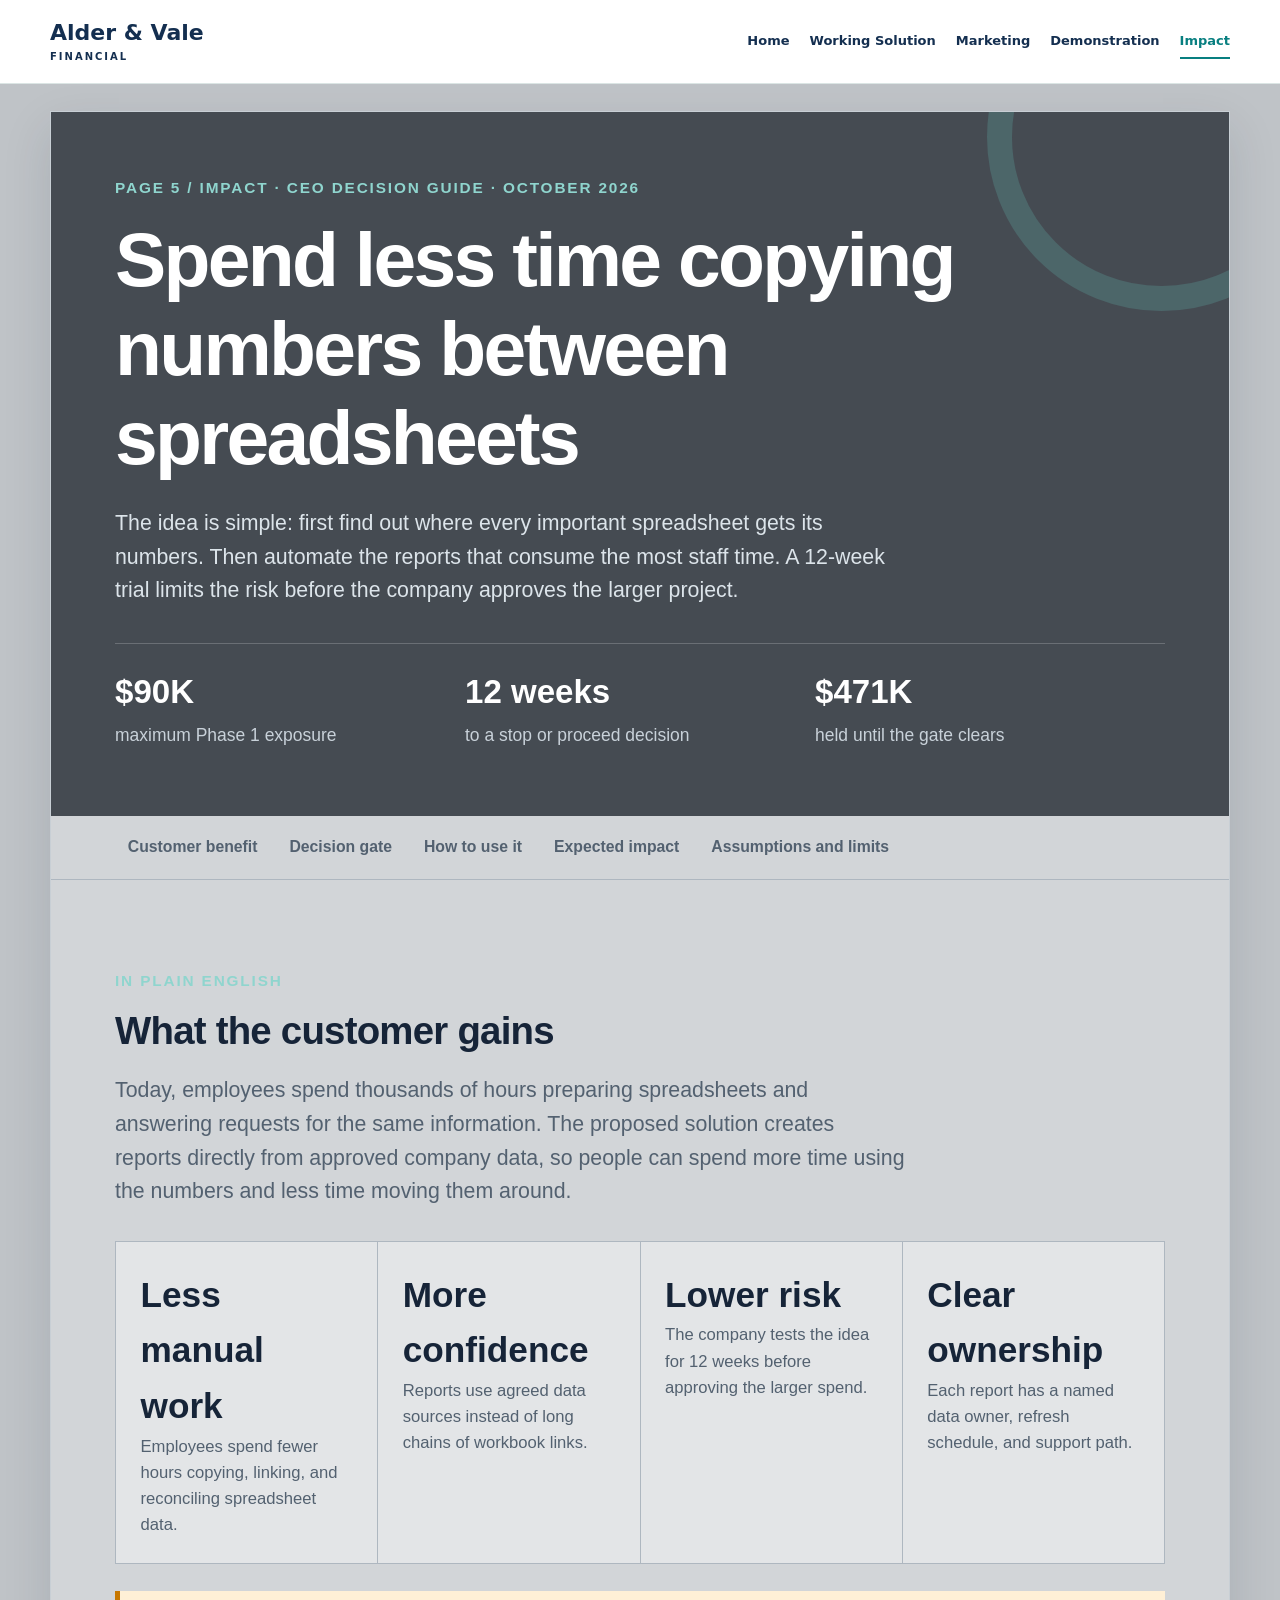
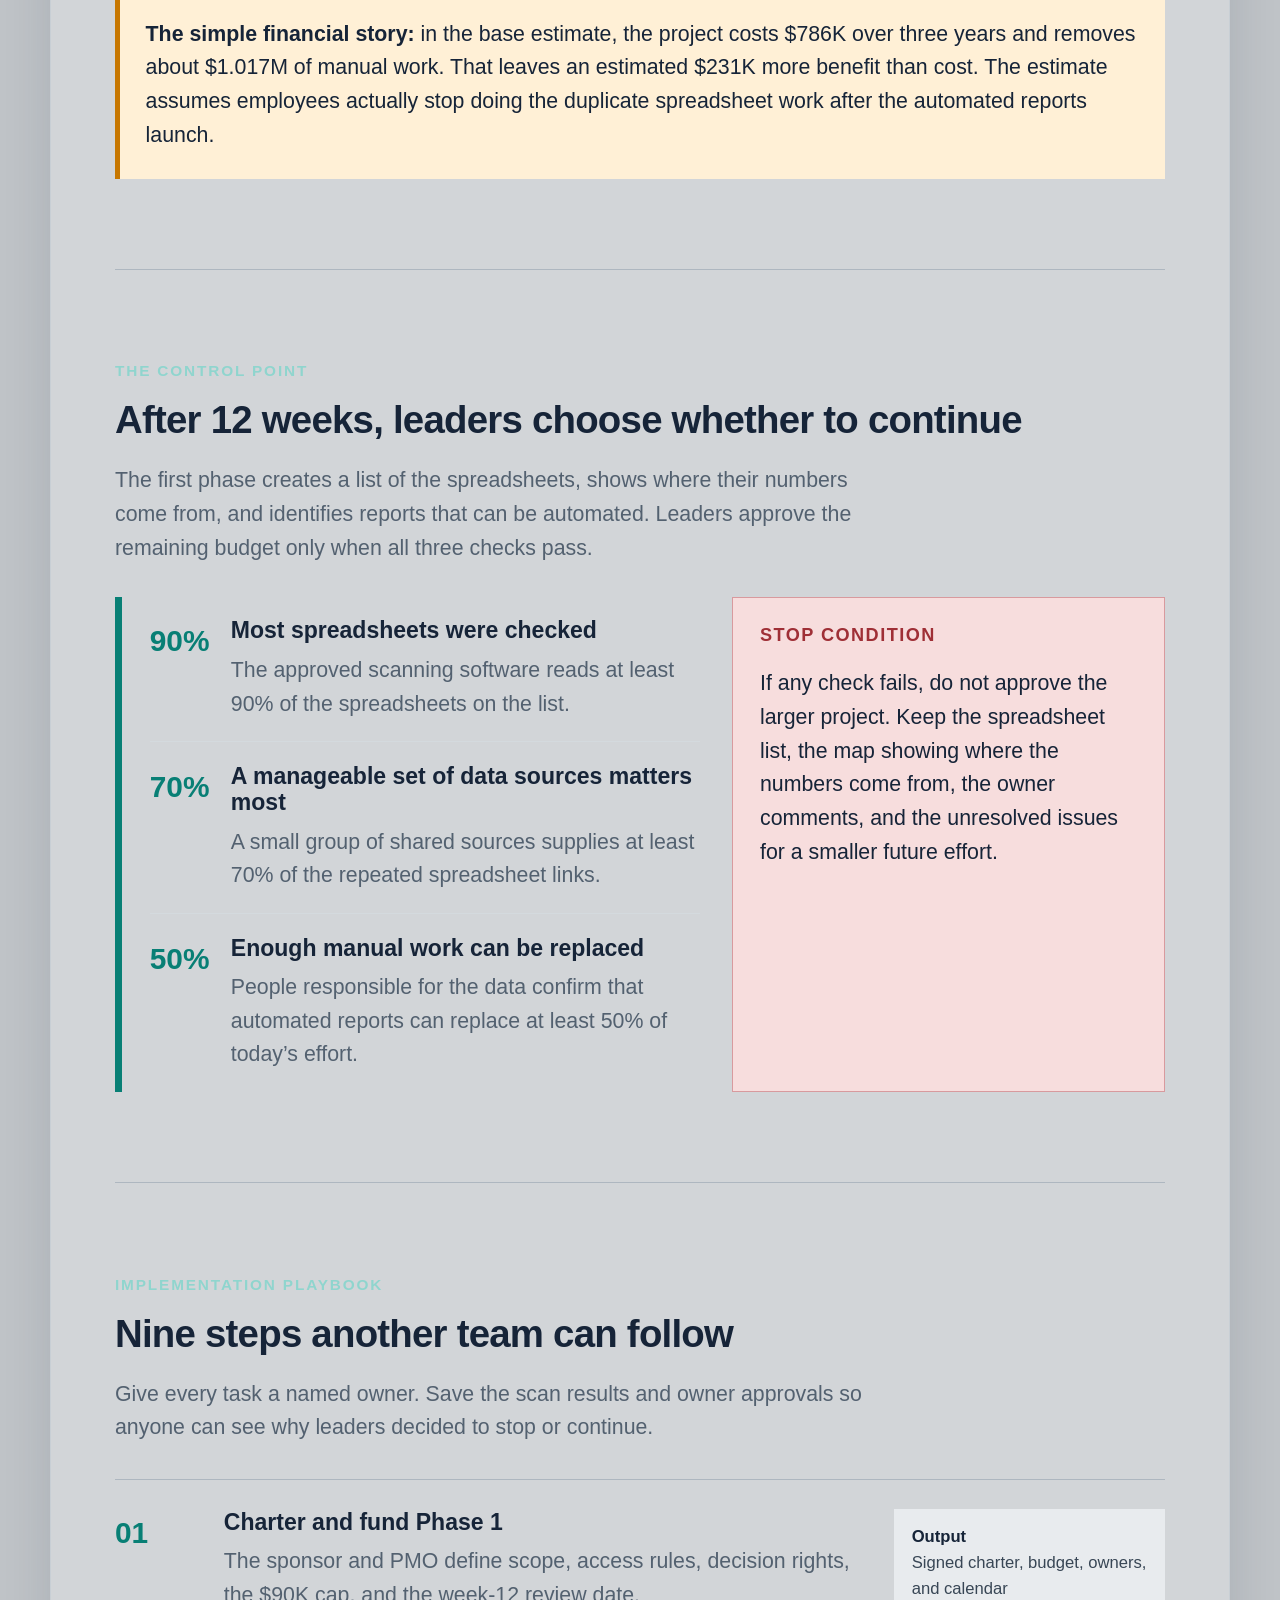
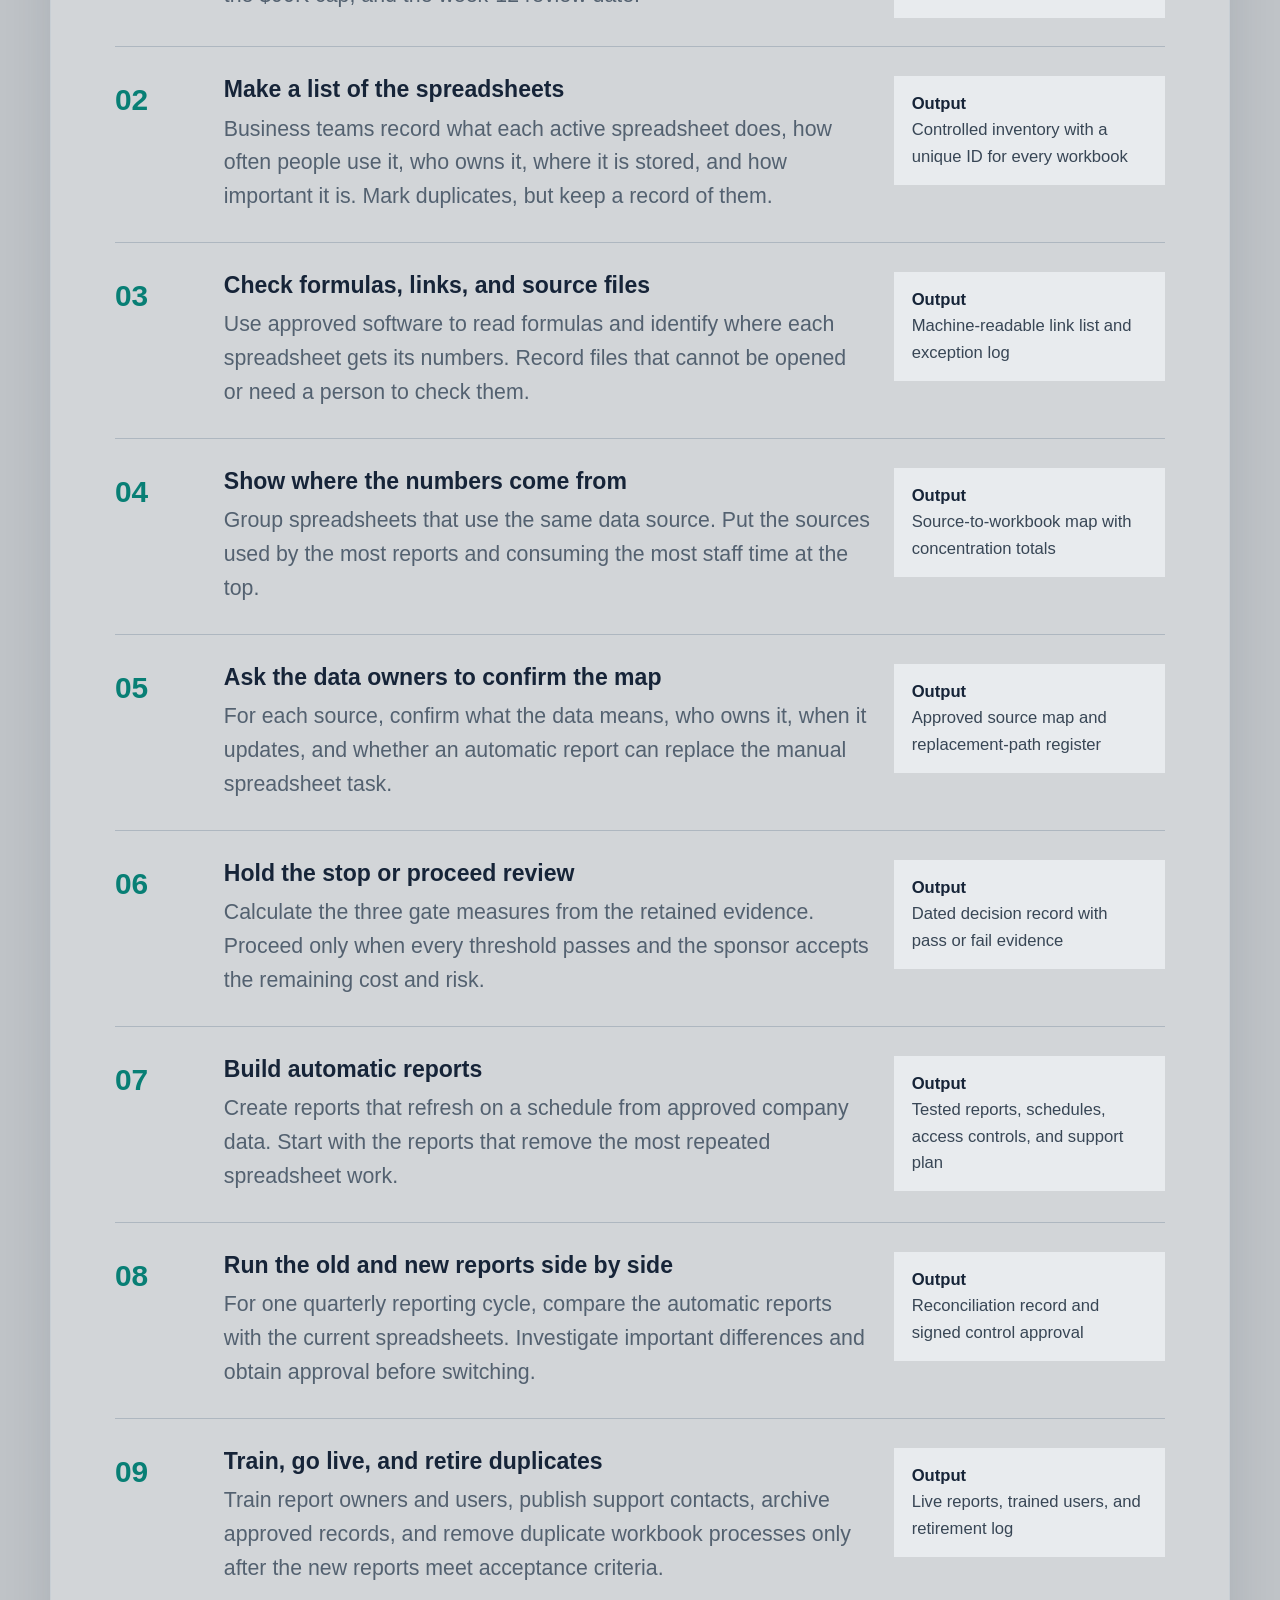
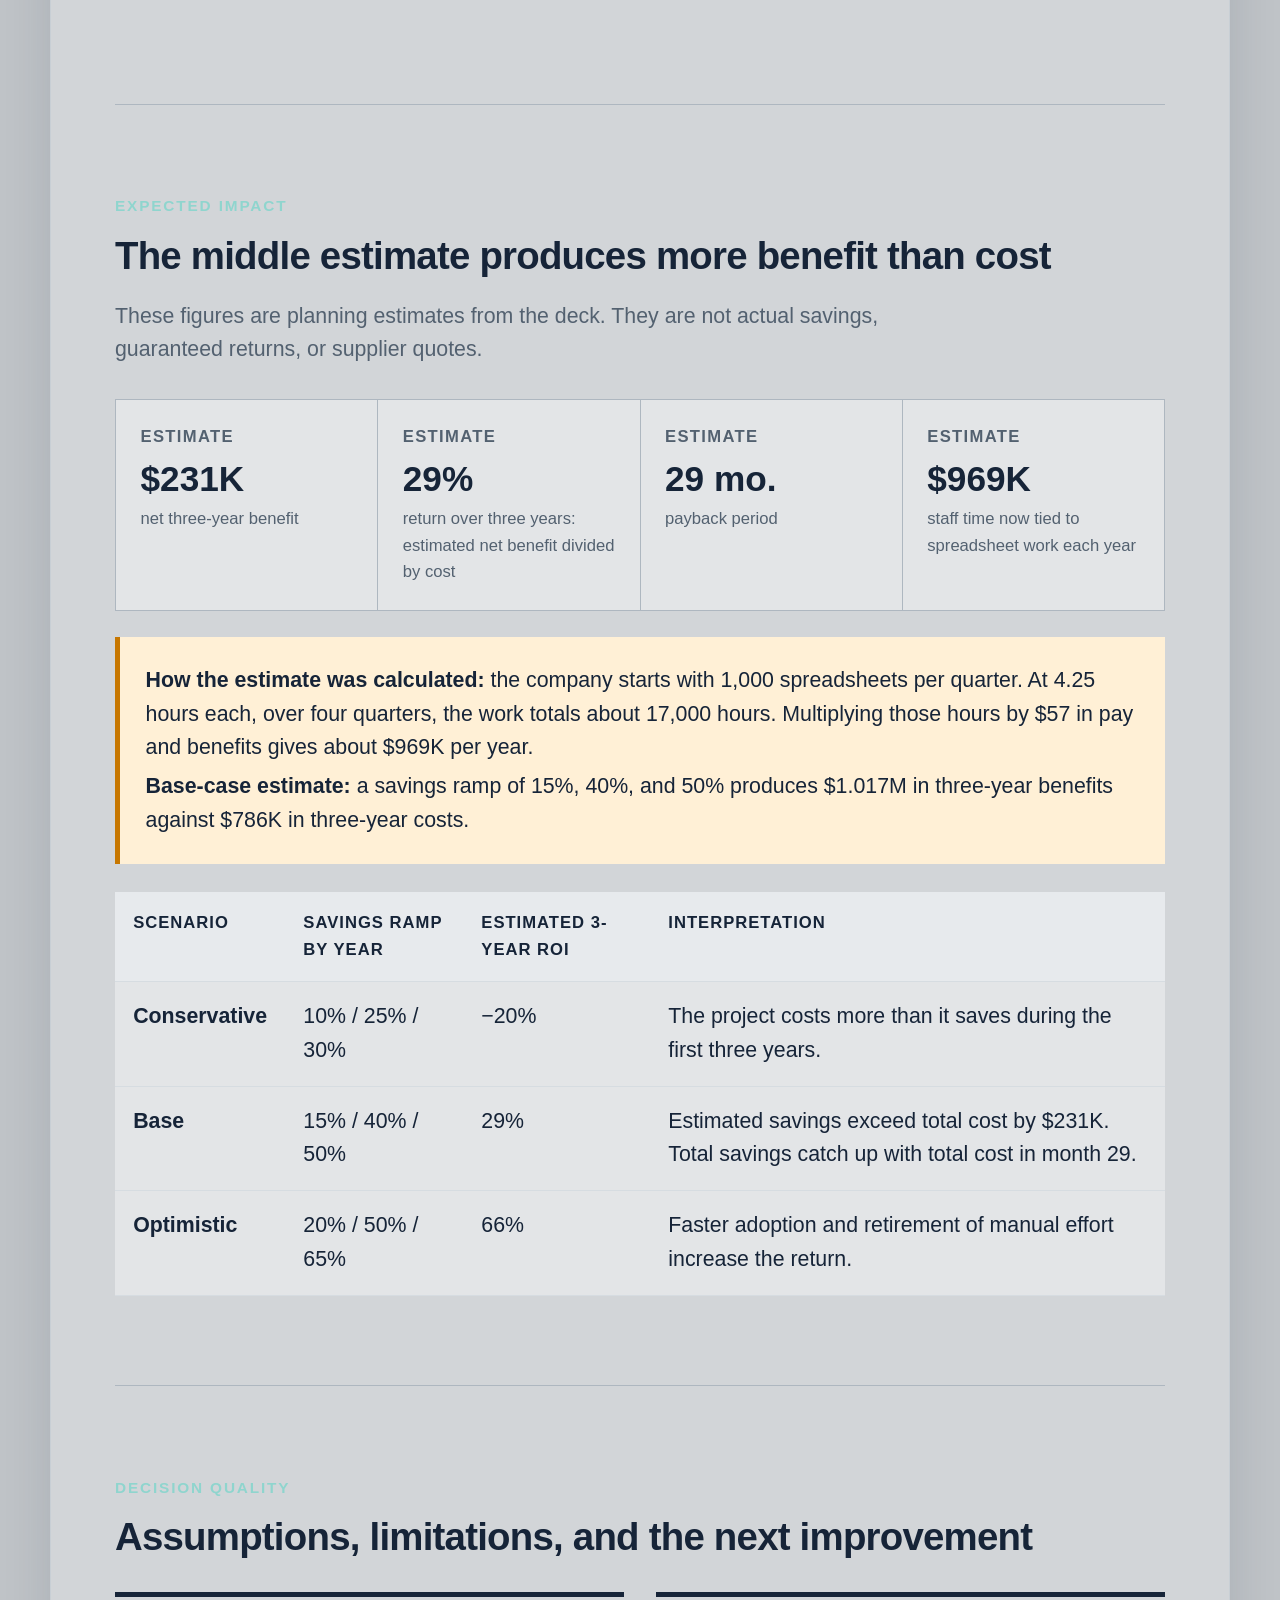
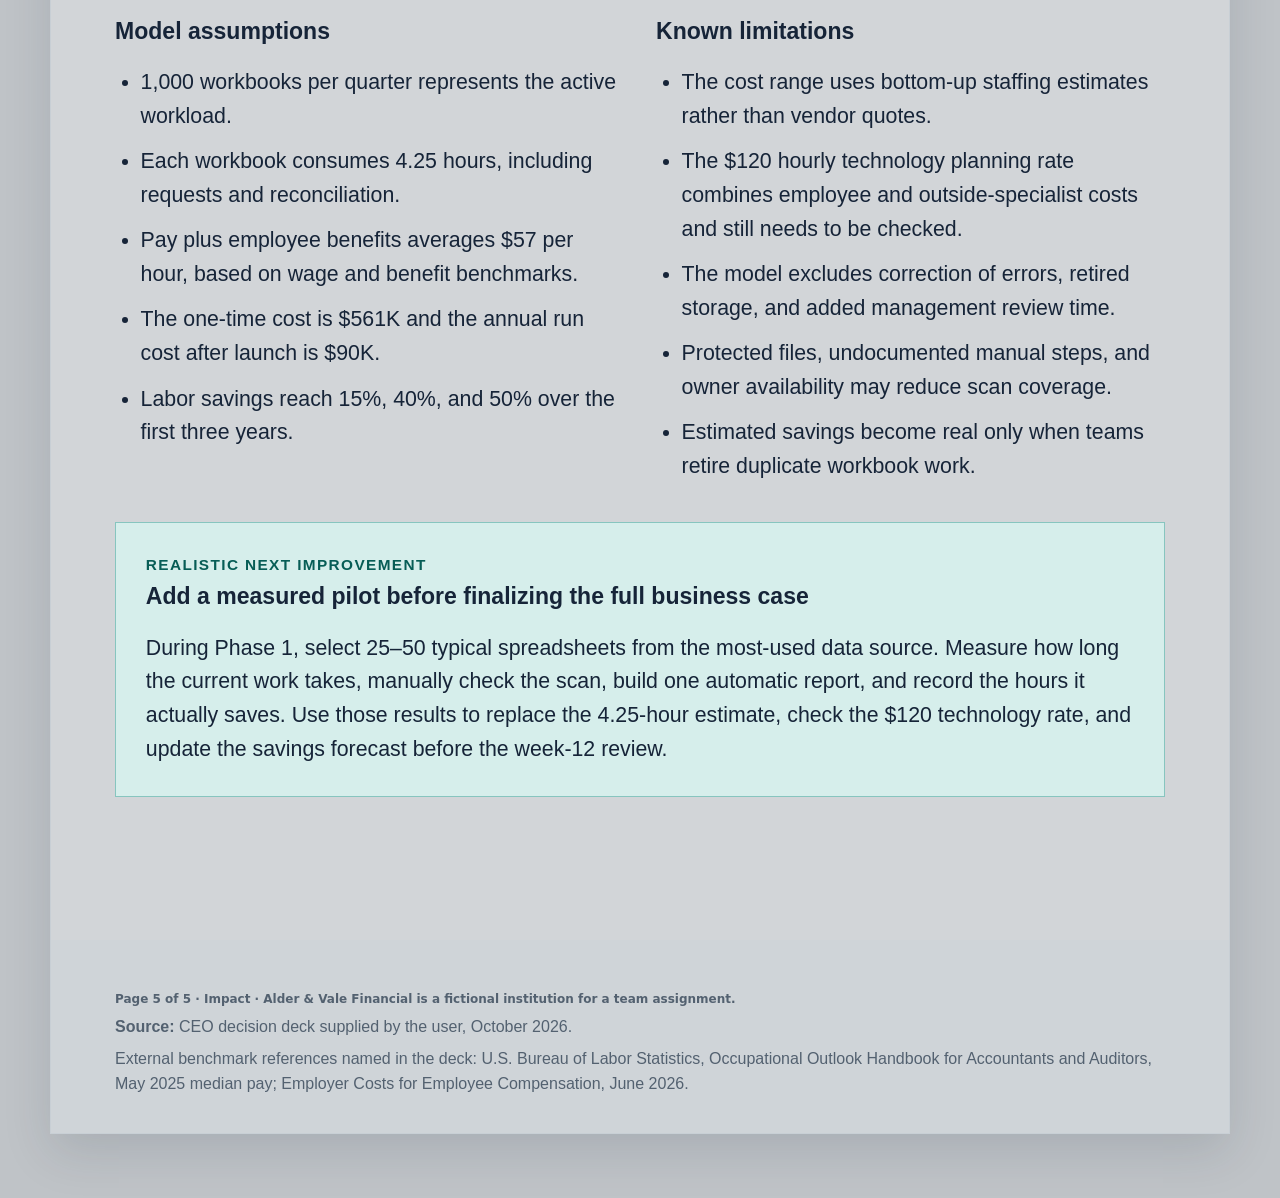
<file: impact.html>
<!doctype html>
<html lang="en">
<head>
  <meta charset="utf-8">
  <meta name="viewport" content="width=device-width, initial-scale=1">
  <meta http-equiv="Cache-Control" content="no-cache, no-store, must-revalidate">
  <meta http-equiv="Pragma" content="no-cache">
  <meta http-equiv="Expires" content="0">
  <meta name="description" content="A practical 52-week guide to map workbook dependencies, make a week-12 stop or proceed decision, and replace validated reporting work with automated system reports.">
  <title>Impact | Alder &amp; Vale Financial</title>
  <link rel="icon" type="image/svg+xml" href="data:image/svg+xml,%3Csvg xmlns='http://www.w3.org/2000/svg' viewBox='0 0 64 64'%3E%3Crect width='64' height='64' rx='12' fill='%23162438'/%3E%3Cpath d='M17 18h30v28H17z' fill='none' stroke='%23fff' stroke-width='4'/%3E%3Cpath d='M17 28h30M27 18v28' stroke='%2365c3ba' stroke-width='4'/%3E%3C/svg%3E">
  <style>
    :root {
      color-scheme: light;
      --page: #bfc3c7;
      --paper: #d2d5d8;
      --ink: #162438;
      --muted: #536170;
      --line: #aeb7c0;
      --accent: #087f75;
      --accent-soft: #d6eeeb;
      --warning: #8b4b00;
      --warning-soft: #fff0d6;
      --stop: #9f2f36;
      --stop-soft: #f7dddd;
      --shadow: 0 18px 45px rgba(22, 36, 56, 0.13);
    }

    * { box-sizing: border-box; }

    html {
      scroll-behavior: smooth;
      font-size: 16pt;
    }

    body {
      margin: 0;
      background: var(--page);
      color: var(--ink);
      font-family: Aptos, "Segoe UI", Arial, sans-serif;
      font-size: 16pt;
      line-height: 1.58;
    }

    a { color: inherit; }

    .skip-link {
      position: absolute;
      left: -999px;
      top: 0;
      z-index: 10;
      background: #fff;
      padding: 0.6rem 0.9rem;
    }

    .skip-link:focus { left: 0.75rem; top: 0.75rem; }

    .page {
      width: min(1180px, calc(100% - 2rem));
      margin: 1.25rem auto 3rem;
      background: var(--paper);
      box-shadow: var(--shadow);
      border: 1px solid #c8cfd5;
    }

    main, section { background: var(--paper); }

    header {
      padding: clamp(1.5rem, 5vw, 3.5rem);
      background: #454b52;
      color: #fff;
      position: relative;
      overflow: hidden;
    }

    header::after {
      content: "";
      position: absolute;
      width: 14rem;
      height: 14rem;
      right: -5rem;
      top: -7rem;
      border: 1.2rem solid rgba(101, 195, 186, 0.22);
      border-radius: 50%;
    }

    .eyebrow {
      margin: 0 0 0.7rem;
      color: #8fd5ce;
      font-size: 0.72rem;
      font-weight: 800;
      letter-spacing: 0.12em;
      text-transform: uppercase;
    }

    h1, h2, h3 { line-height: 1.16; }
    h1 { max-width: 850px; margin: 0; font-size: clamp(2rem, 6vw, 3.65rem); letter-spacing: -0.035em; }
    h2 { margin: 0 0 1rem; font-size: clamp(1.55rem, 3vw, 2.25rem); letter-spacing: -0.02em; }
    h3 { margin: 0 0 0.45rem; font-size: 1.08rem; }

    .lede {
      max-width: 780px;
      margin: 1.15rem 0 0;
      color: #dce4ea;
    }

    .decision-strip {
      display: grid;
      grid-template-columns: repeat(3, 1fr);
      margin-top: 1.65rem;
      border-top: 1px solid rgba(255,255,255,0.2);
    }

    .decision-strip div { padding: 1rem 1rem 0 0; }
    .decision-strip strong { display: block; font-size: 1.55rem; color: #fff; }
    .decision-strip span { color: #c8d1d9; font-size: 0.82rem; }

    nav {
      position: sticky;
      top: 0;
      z-index: 5;
      display: flex;
      gap: 0.3rem;
      overflow-x: auto;
      padding: 0.55rem clamp(1rem, 5vw, 3.5rem);
      background: rgba(210, 213, 216, 0.97);
      border-bottom: 1px solid var(--line);
      backdrop-filter: blur(8px);
    }

    nav a {
      white-space: nowrap;
      padding: 0.35rem 0.6rem;
      border-radius: 999px;
      text-decoration: none;
      font-size: 0.74rem;
      font-weight: 700;
      color: var(--muted);
    }

    nav a:hover, nav a:focus-visible { background: var(--accent-soft); color: #075d56; outline: none; }

    main { padding: 0 clamp(1rem, 5vw, 3.5rem) 2.5rem; }

    section {
      padding: clamp(2.2rem, 7vw, 4.2rem) 0;
      border-bottom: 1px solid var(--line);
      scroll-margin-top: 3.5rem;
    }

    section:last-child { border-bottom: 0; }

    .section-intro { max-width: 790px; color: var(--muted); }

    .gate {
      display: grid;
      grid-template-columns: 1.15fr 0.85fr;
      gap: 1.5rem;
      margin-top: 1.5rem;
      align-items: stretch;
    }

    .gate-criteria {
      border-left: 0.35rem solid var(--accent);
      padding-left: 1.3rem;
    }

    .criterion {
      display: grid;
      grid-template-columns: 3rem 1fr;
      gap: 0.8rem;
      padding: 0.95rem 0;
      border-bottom: 1px solid #d4dade;
    }

    .criterion:last-child { border-bottom: 0; }
    .criterion strong { font-size: 1.4rem; color: var(--accent); }
    .criterion p { margin: 0.15rem 0 0; color: var(--muted); }

    .stop-box {
      padding: 1.25rem;
      background: var(--stop-soft);
      border: 1px solid #d89a9e;
    }

    .stop-box h3 { color: var(--stop); text-transform: uppercase; letter-spacing: 0.08em; font-size: 0.85rem; }
    .stop-box p { margin-bottom: 0; }

    .steps { counter-reset: steps; margin: 1.6rem 0 0; padding: 0; list-style: none; }

    .steps li {
      counter-increment: steps;
      display: grid;
      grid-template-columns: 4rem minmax(0, 1fr) minmax(12rem, 0.42fr);
      gap: 1.1rem;
      padding: 1.35rem 0;
      border-top: 1px solid var(--line);
    }

    .steps li::before {
      content: counter(steps, decimal-leading-zero);
      font-size: 1.4rem;
      font-weight: 800;
      color: var(--accent);
    }

    .steps p { margin: 0; color: var(--muted); }
    .output { align-self: start; padding: 0.7rem 0.85rem; background: #e8ebee; color: #384655; font-size: 0.78rem; }
    .output strong { display: block; color: var(--ink); }

    .impact-grid {
      display: grid;
      grid-template-columns: repeat(4, 1fr);
      gap: 1px;
      margin-top: 1.5rem;
      background: var(--line);
      border: 1px solid var(--line);
    }

    .metric { background: #e3e5e7; padding: 1.15rem; }
    .metric strong { display: block; font-size: 1.65rem; color: var(--ink); }
    .metric span { display: block; color: var(--muted); font-size: 0.78rem; }
    .estimate { color: var(--warning); font-weight: 800; font-size: 0.7rem; letter-spacing: 0.08em; text-transform: uppercase; }

    .evidence-note {
      margin-top: 1.25rem;
      padding: 1rem 1.2rem;
      background: var(--warning-soft);
      border-left: 0.28rem solid #c77700;
    }

    .evidence-note p { margin: 0.25rem 0; }

    table { width: 100%; border-collapse: collapse; margin-top: 1.3rem; background: #e3e5e7; }
    th, td { padding: 0.85rem; text-align: left; border-bottom: 1px solid #d6dce1; vertical-align: top; }
    th { background: #e7eaed; font-size: 0.78rem; text-transform: uppercase; letter-spacing: 0.06em; }
    td:first-child { font-weight: 700; }

    .assumptions {
      display: grid;
      grid-template-columns: 1fr 1fr;
      gap: 1.5rem;
      margin-top: 1.5rem;
    }

    .assumptions article { padding-top: 1rem; border-top: 0.25rem solid var(--ink); }
    .assumptions ul { margin-bottom: 0; padding-left: 1.2rem; }
    .assumptions li + li { margin-top: 0.55rem; }

    .next-improvement {
      margin-top: 1.8rem;
      padding: 1.4rem;
      background: var(--accent-soft);
      border: 1px solid #87c5bf;
    }

    .next-improvement .label { margin: 0 0 0.3rem; color: #075d56; font-size: 0.72rem; font-weight: 800; letter-spacing: 0.09em; text-transform: uppercase; }
    .next-improvement p:last-child { margin-bottom: 0; }

    footer { padding: 1.4rem clamp(1rem, 5vw, 3.5rem); background: #cfd4d8; color: var(--muted); font-size: 0.75rem; }
    footer p { margin: 0.3rem 0; }

    @media (max-width: 850px) {
      .decision-strip, .impact-grid { grid-template-columns: 1fr 1fr; }
      .gate, .assumptions { grid-template-columns: 1fr; }
      .steps li { grid-template-columns: 3rem 1fr; }
      .output { grid-column: 2; }
      table { display: block; max-width: 100%; overflow-x: auto; }
    }

    @media (max-width: 560px) {
      .page { width: 100%; margin: 0; border: 0; }
      .decision-strip, .impact-grid { grid-template-columns: 1fr; }
      nav { position: static; }
      .steps li { grid-template-columns: 2.5rem 1fr; }
      .output { grid-column: 1 / -1; }
      th, td { padding: 0.65rem 0.5rem; }
    }

    @media print {
      body { background: #fff; }
      .page { width: 100%; margin: 0; box-shadow: none; border: 0; }
      nav { display: none; }
      section { break-inside: avoid; }
    }
  </style>
<style>
.team-bar{background:#fff;color:#142f50;border-bottom:1px solid #dbe5e4;padding:20px 28px;font:14px/1.5 system-ui,sans-serif}.team-inner{display:flex;align-items:center;justify-content:space-between;gap:24px;max-width:1180px;margin:auto}.team-brand{font-size:22px;font-weight:750;text-decoration:none;line-height:1.2;flex-shrink:0}.team-brand small{display:block;font-size:10px;letter-spacing:2px;margin-top:5px}.team-nav{position:static;display:flex;flex-wrap:wrap;gap:20px;padding:0;background:transparent;border:0;backdrop-filter:none;overflow:visible}.team-nav a{padding:7px 0;font:650 13px/1.5 system-ui,sans-serif;border-radius:0;color:#142f50}.team-nav a[aria-current=page]{color:#087f80;border-bottom:2px solid #087f80}.team-nav a:focus-visible,.team-brand:focus-visible{outline:3px solid #087f80;outline-offset:4px}.team-nav a:hover{background:transparent;color:#087f80}.page-label{font:650 12px/1.5 system-ui,sans-serif;color:#536170;margin:20px 0 0}.section-navigation{flex-wrap:wrap;overflow:visible}.section-navigation a{white-space:normal}html{scroll-padding-top:90px}@media(max-width:850px){.team-inner{flex-direction:column;align-items:flex-start;gap:16px}.team-nav{gap:8px 20px}}@media(max-width:560px){.team-bar{padding:18px}.team-nav a{font-size:12px}.criterion{grid-template-columns:1fr}.gate-criteria{padding-left:.7rem}.steps li{gap:.5rem}.steps li>div{min-width:0;overflow-wrap:anywhere}}@media(prefers-reduced-motion:reduce){html{scroll-behavior:auto}}@media print{.team-bar{display:none}}
</style></head>
<body>
  <a class="skip-link" href="#main">Skip to the guide</a>
  <div class="team-bar" role="banner"><div class="team-inner"><a class="team-brand" href="index.html">Alder &amp; Vale <small>FINANCIAL</small></a><nav class="team-nav" aria-label="Main navigation"><a href="index.html">Home</a><a href="working-solution.html">Working Solution</a><a href="marketing.html">Marketing</a><a href="demonstration.html">Demonstration</a><a href="impact.html" aria-current="page">Impact</a></nav></div></div>
  <div class="page">
    <header>
      <p class="eyebrow">Page 5 / Impact · CEO decision guide · October 2026</p>
      <h1>Spend less time copying numbers between spreadsheets</h1>
      <p class="lede">The idea is simple: first find out where every important spreadsheet gets its numbers. Then automate the reports that consume the most staff time. A 12-week trial limits the risk before the company approves the larger project.</p>
      <div class="decision-strip" aria-label="Decision summary">
        <div><strong>$90K</strong><span>maximum Phase 1 exposure</span></div>
        <div><strong>12 weeks</strong><span>to a stop or proceed decision</span></div>
        <div><strong>$471K</strong><span>held until the gate clears</span></div>
      </div>
    </header>

    <nav class="section-navigation" aria-label="Page sections">
      <a href="#benefit">Customer benefit</a>
      <a href="#decision">Decision gate</a>
      <a href="#steps">How to use it</a>
      <a href="#impact">Expected impact</a>
      <a href="#limits">Assumptions and limits</a>
    </nav>

    <main id="main">
      <section id="benefit">
        <p class="eyebrow">In plain English</p>
        <h2>What the customer gains</h2>
        <p class="section-intro">Today, employees spend thousands of hours preparing spreadsheets and answering requests for the same information. The proposed solution creates reports directly from approved company data, so people can spend more time using the numbers and less time moving them around.</p>
        <div class="impact-grid">
          <div class="metric"><strong>Less manual work</strong><span>Employees spend fewer hours copying, linking, and reconciling spreadsheet data.</span></div>
          <div class="metric"><strong>More confidence</strong><span>Reports use agreed data sources instead of long chains of workbook links.</span></div>
          <div class="metric"><strong>Lower risk</strong><span>The company tests the idea for 12 weeks before approving the larger spend.</span></div>
          <div class="metric"><strong>Clear ownership</strong><span>Each report has a named data owner, refresh schedule, and support path.</span></div>
        </div>
        <div class="evidence-note">
          <p><strong>The simple financial story:</strong> in the base estimate, the project costs $786K over three years and removes about $1.017M of manual work. That leaves an estimated $231K more benefit than cost. The estimate assumes employees actually stop doing the duplicate spreadsheet work after the automated reports launch.</p>
        </div>
      </section>

      <section id="decision">
        <p class="eyebrow">The control point</p>
        <h2>After 12 weeks, leaders choose whether to continue</h2>
        <p class="section-intro">The first phase creates a list of the spreadsheets, shows where their numbers come from, and identifies reports that can be automated. Leaders approve the remaining budget only when all three checks pass.</p>
        <div class="gate">
          <div class="gate-criteria">
            <div class="criterion">
              <strong>90%</strong>
              <div><h3>Most spreadsheets were checked</h3><p>The approved scanning software reads at least 90% of the spreadsheets on the list.</p></div>
            </div>
            <div class="criterion">
              <strong>70%</strong>
              <div><h3>A manageable set of data sources matters most</h3><p>A small group of shared sources supplies at least 70% of the repeated spreadsheet links.</p></div>
            </div>
            <div class="criterion">
              <strong>50%</strong>
              <div><h3>Enough manual work can be replaced</h3><p>People responsible for the data confirm that automated reports can replace at least 50% of today’s effort.</p></div>
            </div>
          </div>
          <aside class="stop-box" aria-label="Stop condition">
            <h3>Stop condition</h3>
            <p>If any check fails, do not approve the larger project. Keep the spreadsheet list, the map showing where the numbers come from, the owner comments, and the unresolved issues for a smaller future effort.</p>
          </aside>
        </div>
      </section>

      <section id="steps">
        <p class="eyebrow">Implementation playbook</p>
        <h2>Nine steps another team can follow</h2>
        <p class="section-intro">Give every task a named owner. Save the scan results and owner approvals so anyone can see why leaders decided to stop or continue.</p>
        <ol class="steps">
          <li>
            <div><h3>Charter and fund Phase 1</h3><p>The sponsor and PMO define scope, access rules, decision rights, the $90K cap, and the week-12 review date.</p></div>
            <div class="output"><strong>Output</strong>Signed charter, budget, owners, and calendar</div>
          </li>
          <li>
            <div><h3>Make a list of the spreadsheets</h3><p>Business teams record what each active spreadsheet does, how often people use it, who owns it, where it is stored, and how important it is. Mark duplicates, but keep a record of them.</p></div>
            <div class="output"><strong>Output</strong>Controlled inventory with a unique ID for every workbook</div>
          </li>
          <li>
            <div><h3>Check formulas, links, and source files</h3><p>Use approved software to read formulas and identify where each spreadsheet gets its numbers. Record files that cannot be opened or need a person to check them.</p></div>
            <div class="output"><strong>Output</strong>Machine-readable link list and exception log</div>
          </li>
          <li>
            <div><h3>Show where the numbers come from</h3><p>Group spreadsheets that use the same data source. Put the sources used by the most reports and consuming the most staff time at the top.</p></div>
            <div class="output"><strong>Output</strong>Source-to-workbook map with concentration totals</div>
          </li>
          <li>
            <div><h3>Ask the data owners to confirm the map</h3><p>For each source, confirm what the data means, who owns it, when it updates, and whether an automatic report can replace the manual spreadsheet task.</p></div>
            <div class="output"><strong>Output</strong>Approved source map and replacement-path register</div>
          </li>
          <li>
            <div><h3>Hold the stop or proceed review</h3><p>Calculate the three gate measures from the retained evidence. Proceed only when every threshold passes and the sponsor accepts the remaining cost and risk.</p></div>
            <div class="output"><strong>Output</strong>Dated decision record with pass or fail evidence</div>
          </li>
          <li>
            <div><h3>Build automatic reports</h3><p>Create reports that refresh on a schedule from approved company data. Start with the reports that remove the most repeated spreadsheet work.</p></div>
            <div class="output"><strong>Output</strong>Tested reports, schedules, access controls, and support plan</div>
          </li>
          <li>
            <div><h3>Run the old and new reports side by side</h3><p>For one quarterly reporting cycle, compare the automatic reports with the current spreadsheets. Investigate important differences and obtain approval before switching.</p></div>
            <div class="output"><strong>Output</strong>Reconciliation record and signed control approval</div>
          </li>
          <li>
            <div><h3>Train, go live, and retire duplicates</h3><p>Train report owners and users, publish support contacts, archive approved records, and remove duplicate workbook processes only after the new reports meet acceptance criteria.</p></div>
            <div class="output"><strong>Output</strong>Live reports, trained users, and retirement log</div>
          </li>
        </ol>
      </section>

      <section id="impact">
        <p class="eyebrow">Expected impact</p>
        <h2>The middle estimate produces more benefit than cost</h2>
        <p class="section-intro">These figures are planning estimates from the deck. They are not actual savings, guaranteed returns, or supplier quotes.</p>
        <div class="impact-grid">
          <div class="metric"><span class="estimate">Estimate</span><strong>$231K</strong><span>net three-year benefit</span></div>
          <div class="metric"><span class="estimate">Estimate</span><strong>29%</strong><span>return over three years: estimated net benefit divided by cost</span></div>
          <div class="metric"><span class="estimate">Estimate</span><strong>29 mo.</strong><span>payback period</span></div>
          <div class="metric"><span class="estimate">Estimate</span><strong>$969K</strong><span>staff time now tied to spreadsheet work each year</span></div>
        </div>
        <div class="evidence-note">
          <p><strong>How the estimate was calculated:</strong> the company starts with 1,000 spreadsheets per quarter. At 4.25 hours each, over four quarters, the work totals about 17,000 hours. Multiplying those hours by $57 in pay and benefits gives about $969K per year.</p>
          <p><strong>Base-case estimate:</strong> a savings ramp of 15%, 40%, and 50% produces $1.017M in three-year benefits against $786K in three-year costs.</p>
        </div>
        <table>
          <thead><tr><th>Scenario</th><th>Savings ramp by year</th><th>Estimated 3-year ROI</th><th>Interpretation</th></tr></thead>
          <tbody>
            <tr><td>Conservative</td><td>10% / 25% / 30%</td><td>−20%</td><td>The project costs more than it saves during the first three years.</td></tr>
            <tr><td>Base</td><td>15% / 40% / 50%</td><td>29%</td><td>Estimated savings exceed total cost by $231K. Total savings catch up with total cost in month 29.</td></tr>
            <tr><td>Optimistic</td><td>20% / 50% / 65%</td><td>66%</td><td>Faster adoption and retirement of manual effort increase the return.</td></tr>
          </tbody>
        </table>
      </section>

      <section id="limits">
        <p class="eyebrow">Decision quality</p>
        <h2>Assumptions, limitations, and the next improvement</h2>
        <div class="assumptions">
          <article>
            <h3>Model assumptions</h3>
            <ul>
              <li>1,000 workbooks per quarter represents the active workload.</li>
              <li>Each workbook consumes 4.25 hours, including requests and reconciliation.</li>
              <li>Pay plus employee benefits averages $57 per hour, based on wage and benefit benchmarks.</li>
              <li>The one-time cost is $561K and the annual run cost after launch is $90K.</li>
              <li>Labor savings reach 15%, 40%, and 50% over the first three years.</li>
            </ul>
          </article>
          <article>
            <h3>Known limitations</h3>
            <ul>
              <li>The cost range uses bottom-up staffing estimates rather than vendor quotes.</li>
              <li>The $120 hourly technology planning rate combines employee and outside-specialist costs and still needs to be checked.</li>
              <li>The model excludes correction of errors, retired storage, and added management review time.</li>
              <li>Protected files, undocumented manual steps, and owner availability may reduce scan coverage.</li>
              <li>Estimated savings become real only when teams retire duplicate workbook work.</li>
            </ul>
          </article>
        </div>
        <div class="next-improvement">
          <p class="label">Realistic next improvement</p>
          <h3>Add a measured pilot before finalizing the full business case</h3>
          <p>During Phase 1, select 25–50 typical spreadsheets from the most-used data source. Measure how long the current work takes, manually check the scan, build one automatic report, and record the hours it actually saves. Use those results to replace the 4.25-hour estimate, check the $120 technology rate, and update the savings forecast before the week-12 review.</p>
        </div>
      </section>
    </main>

    <footer>
      <p class="page-label">Page 5 of 5 · Impact · Alder &amp; Vale Financial is a fictional institution for a team assignment.</p>
      <p><strong>Source:</strong> CEO decision deck supplied by the user, October 2026.</p>
      <p>External benchmark references named in the deck: U.S. Bureau of Labor Statistics, Occupational Outlook Handbook for Accountants and Auditors, May 2025 median pay; Employer Costs for Employee Compensation, June 2026.</p>
    </footer>
  </div>
</body>
</html>
</file>
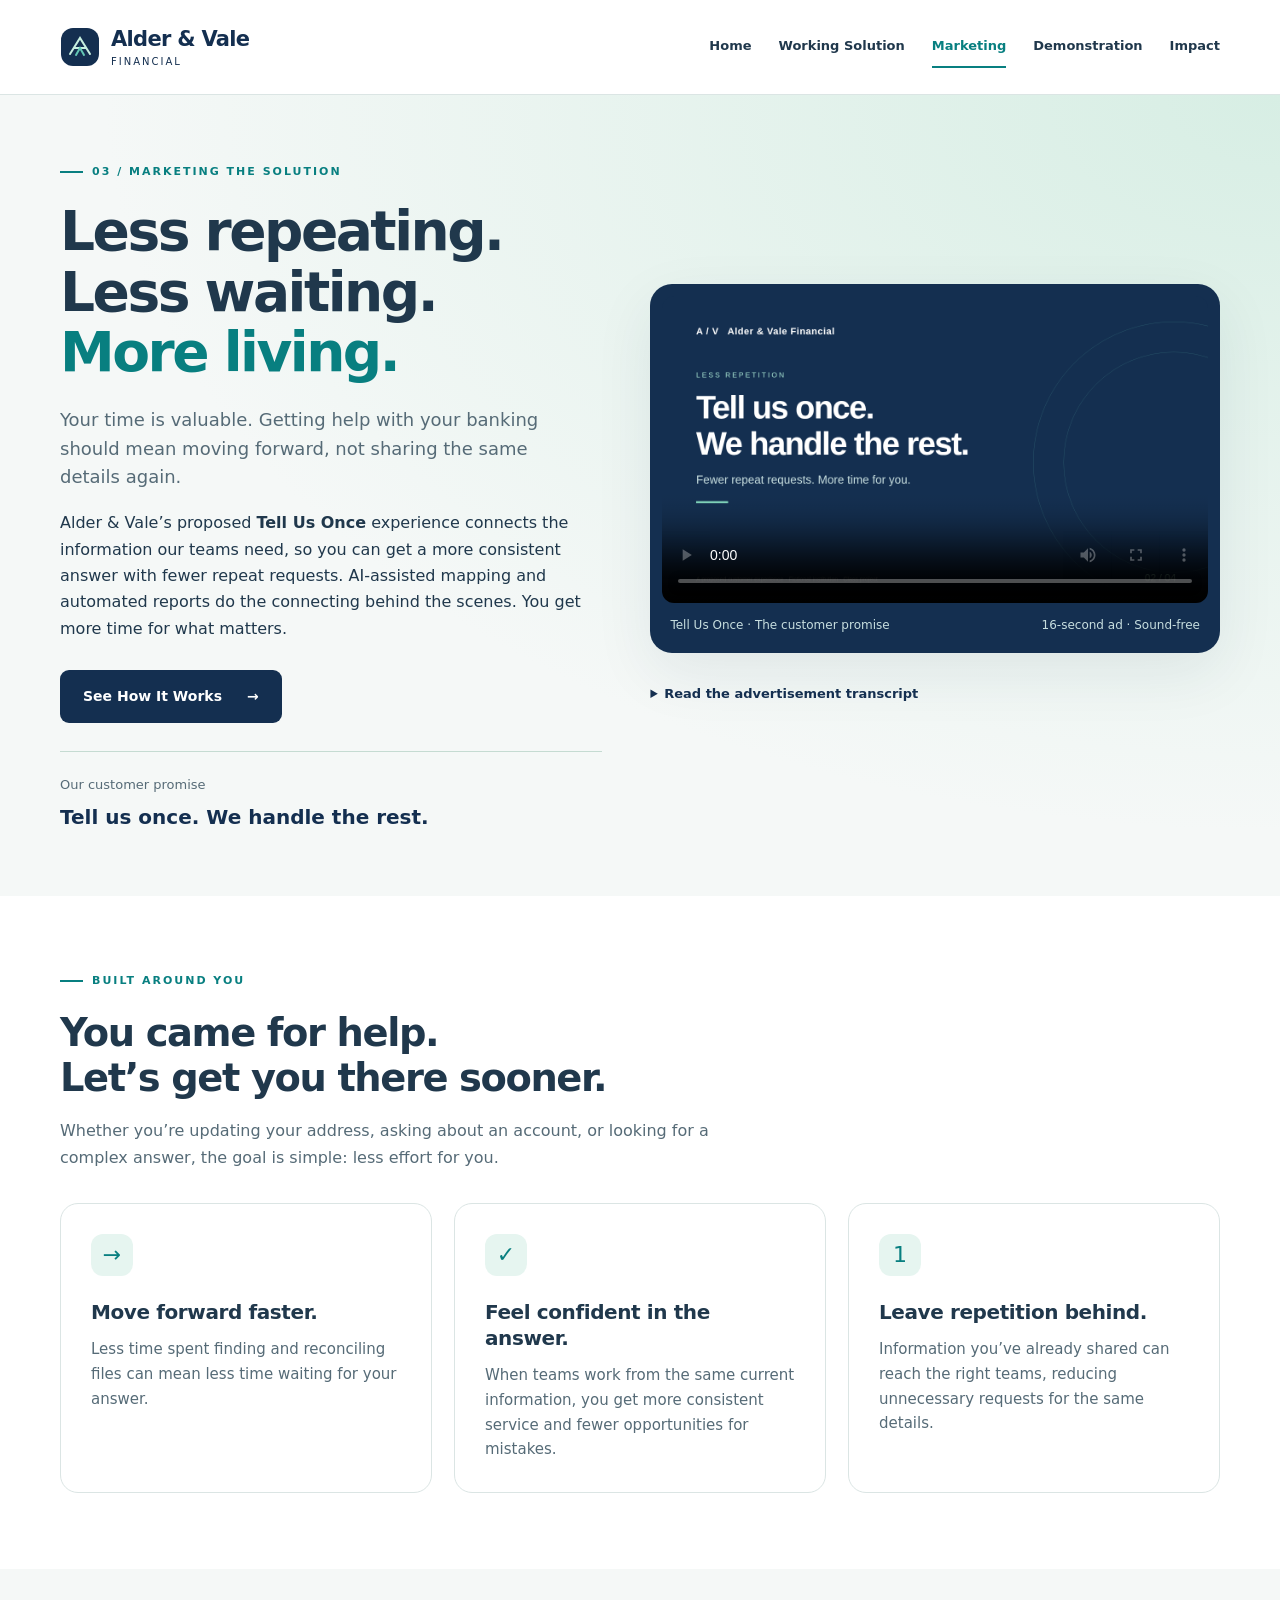
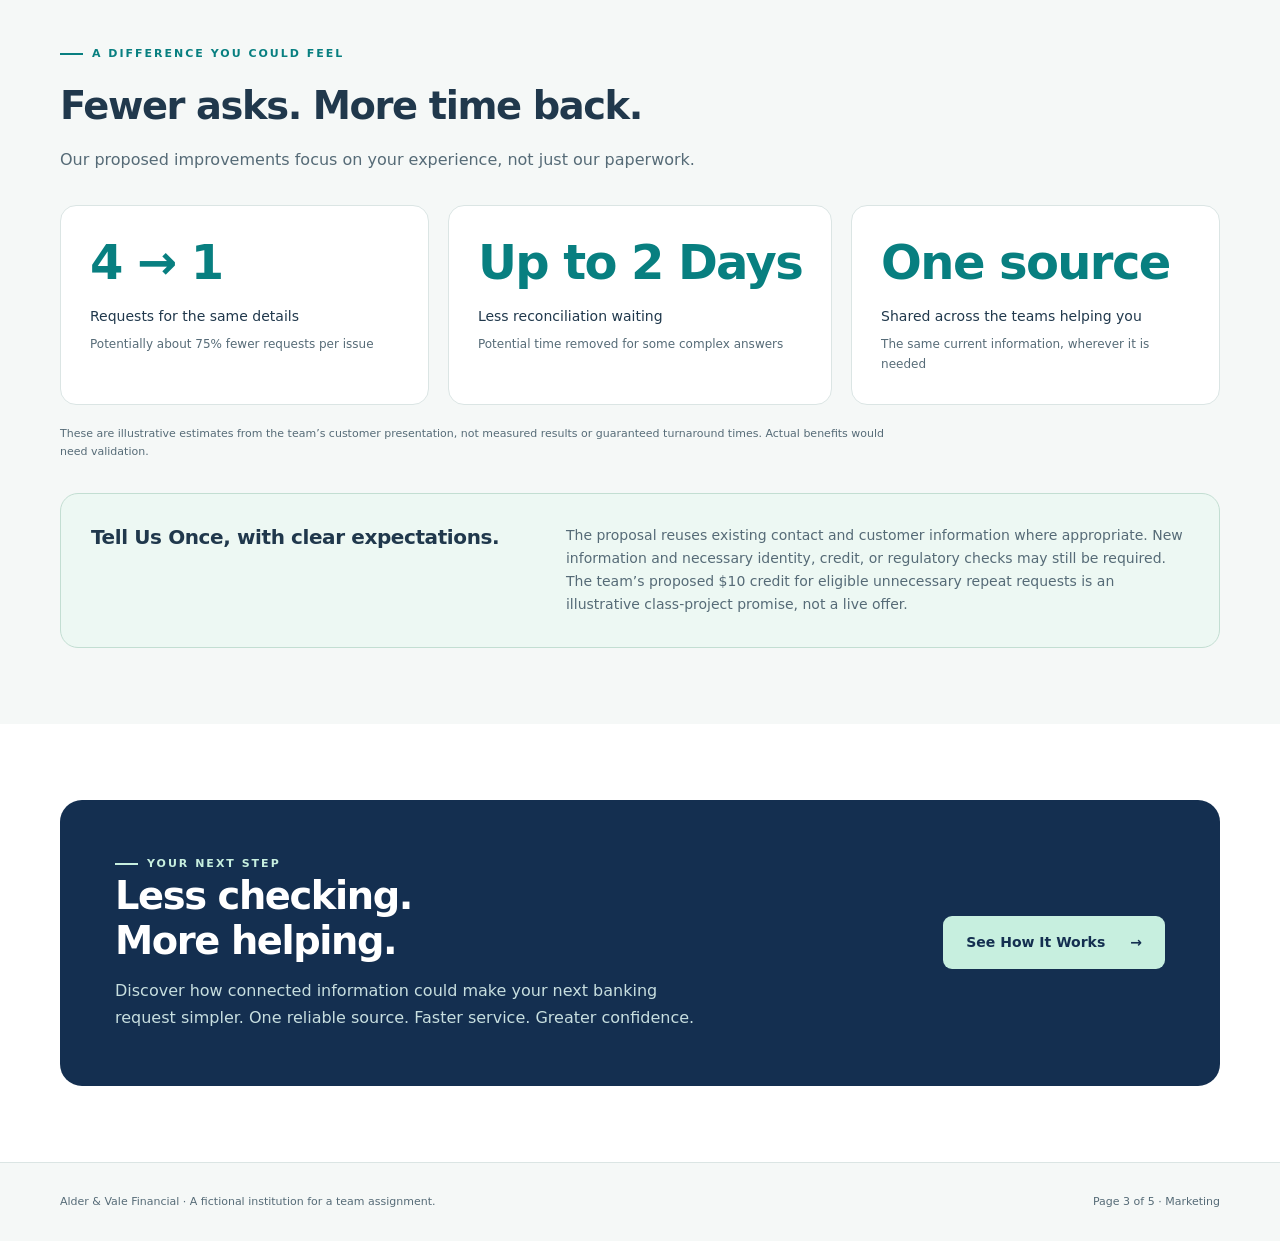
<file: marketing.html>
<!doctype html>
<html lang="en"><head><meta charset="utf-8"><meta name="viewport" content="width=device-width, initial-scale=1"><title>Marketing | Alder &amp; Vale Financial</title><link rel="stylesheet" href="site.css"><link rel="stylesheet" href="marketing.css"><meta name="description" content="Tell us once. Get answers sooner. Discover Alder & Vale Financial’s proposed customer experience: fewer repeats, more consistent answers, and more time for you."><script src="site.js" defer></script></head><body><a class="skip" href="#main">Skip to content</a>
<header class="site-header"><div class="wrap header-inner">
  <a class="brand" href="index.html" aria-label="Alder and Vale Financial home"><svg viewBox="0 0 40 40" fill="none" aria-hidden="true"><rect x="1" y="1" width="38" height="38" rx="12" fill="#142f50"/><path d="m10 27 10-16 10 16M15 21h10" stroke="#c7efdf" stroke-width="2" stroke-linecap="round"/><path d="m16 28 4-7 4 7" stroke="#63c7b4" stroke-width="2" stroke-linecap="round"/></svg><span><strong>Alder &amp; Vale</strong><small>Financial</small></span></a>
  <button class="nav-toggle" type="button" aria-controls="site-navigation" aria-expanded="false">Menu <span aria-hidden="true">☰</span></button>
  <nav class="nav" id="site-navigation" aria-label="Main navigation"><a href="index.html">Home</a><a href="working-solution.html">Working Solution</a><a href="marketing.html" aria-current="page">Marketing</a><a href="demonstration.html">Demonstration</a><a href="impact.html">Impact</a></nav>
</div></header>
<main id="main">
<section class="marketing-hero"><div class="wrap">
<div class="marketing-grid"><div><p class="eyebrow">03 / Marketing the Solution</p><h1>Less repeating.<br>Less waiting.<br><span>More living.</span></h1>
<p class="lead">Your time is valuable. Getting help with your banking should mean moving forward, not sharing the same details again.</p>
<p>Alder &amp; Vale’s proposed <strong>Tell Us Once</strong> experience connects the information our teams need, so you can get a more consistent answer with fewer repeat requests. AI-assisted mapping and automated reports do the connecting behind the scenes. You get more time for what matters.</p>
<a class="button" href="working-solution.html">See How It Works <span aria-hidden="true">→</span></a>
<div class="marketing-promise">Our customer promise<strong>Tell us once. We handle the rest.</strong></div></div>
<div><figure class="marketing-video"><video controls playsinline preload="metadata" poster="assets/marketing/tell-us-once-poster.png" aria-label="Tell Us Once: a 16-second customer advertisement" aria-describedby="video-caption"><source src="assets/marketing/tell-us-once.mp4" type="video/mp4"><p>Your browser does not support embedded video. <a href="assets/marketing/tell-us-once.mp4">Download the advertisement</a>.</p></video><figcaption id="video-caption"><span>Tell Us Once · The customer promise</span><span>16-second ad · Sound-free</span></figcaption></figure>
<details class="marketing-transcript"><summary>Read the advertisement transcript</summary><p><strong>0–4 seconds:</strong> Your time matters. Banking should feel like getting help. Not repeating yourself.</p><p><strong>4–8 seconds:</strong> Less repetition. Tell us once. We handle the rest. Fewer repeat requests. More time for you.</p><p><strong>8–12 seconds:</strong> More confidence. One reliable answer. Less waiting. Connected teams. More consistent service.</p><p><strong>12–16 seconds:</strong> Alder &amp; Vale Financial. Less checking. More helping. See how it works. Discover a simpler way.</p><p>A proposed customer experience. Fictional institution. Class project.</p></details></div></div>
</div></section>
<section class="section white" aria-labelledby="marketing-benefits"><div class="wrap"><div class="section-head"><p class="eyebrow">Built around you</p><h2 id="marketing-benefits">You came for help.<br>Let’s get you there sooner.</h2><p>Whether you’re updating your address, asking about an account, or looking for a complex answer, the goal is simple: less effort for you.</p></div>
<div class="marketing-benefits"><article><span class="card-icon" aria-hidden="true">→</span><h3>Move forward faster.</h3><p>Less time spent finding and reconciling files can mean less time waiting for your answer.</p></article><article><span class="card-icon" aria-hidden="true">✓</span><h3>Feel confident in the answer.</h3><p>When teams work from the same current information, you get more consistent service and fewer opportunities for mistakes.</p></article><article><span class="card-icon" aria-hidden="true">1</span><h3>Leave repetition behind.</h3><p>Information you’ve already shared can reach the right teams, reducing unnecessary requests for the same details.</p></article></div>
</div></section>
<section class="section" aria-labelledby="marketing-change"><div class="wrap"><div class="section-head"><p class="eyebrow">A difference you could feel</p><h2 id="marketing-change">Fewer asks. More time back.</h2><p>Our proposed improvements focus on your experience, not just our paperwork.</p></div>
<div class="metrics marketing-metrics"><article class="metric"><strong>4 → 1</strong><p>Requests for the same details</p><small>Potentially about 75% fewer requests per issue</small></article><article class="metric"><strong>Up to 2 Days</strong><p>Less reconciliation waiting</p><small>Potential time removed for some complex answers</small></article><article class="metric"><strong>One source</strong><p>Shared across the teams helping you</p><small>The same current information, wherever it is needed</small></article></div>
<p class="estimate">These are illustrative estimates from the team’s customer presentation, not measured results or guaranteed turnaround times. Actual benefits would need validation.</p>
<div class="marketing-callout"><h3>Tell Us Once, with clear expectations.</h3><p>The proposal reuses existing contact and customer information where appropriate. New information and necessary identity, credit, or regulatory checks may still be required. The team’s proposed $10 credit for eligible unnecessary repeat requests is an illustrative class-project promise, not a live offer.</p></div>
</div></section>
<section class="section white"><div class="wrap"><div class="marketing-cta"><div><p class="eyebrow" style="color:var(--mint)">Your next step</p><h2>Less checking.<br>More helping.</h2><p>Discover how connected information could make your next banking request simpler. One reliable source. Faster service. Greater confidence.</p></div><a class="button" href="working-solution.html">See How It Works <span aria-hidden="true">→</span></a></div></div></section>
</main>
<footer class="site-footer"><div class="wrap footer-inner"><p>Alder &amp; Vale Financial · A fictional institution for a team assignment.</p><p>Page 3 of 5 · Marketing</p></div></footer></body></html>
</file>
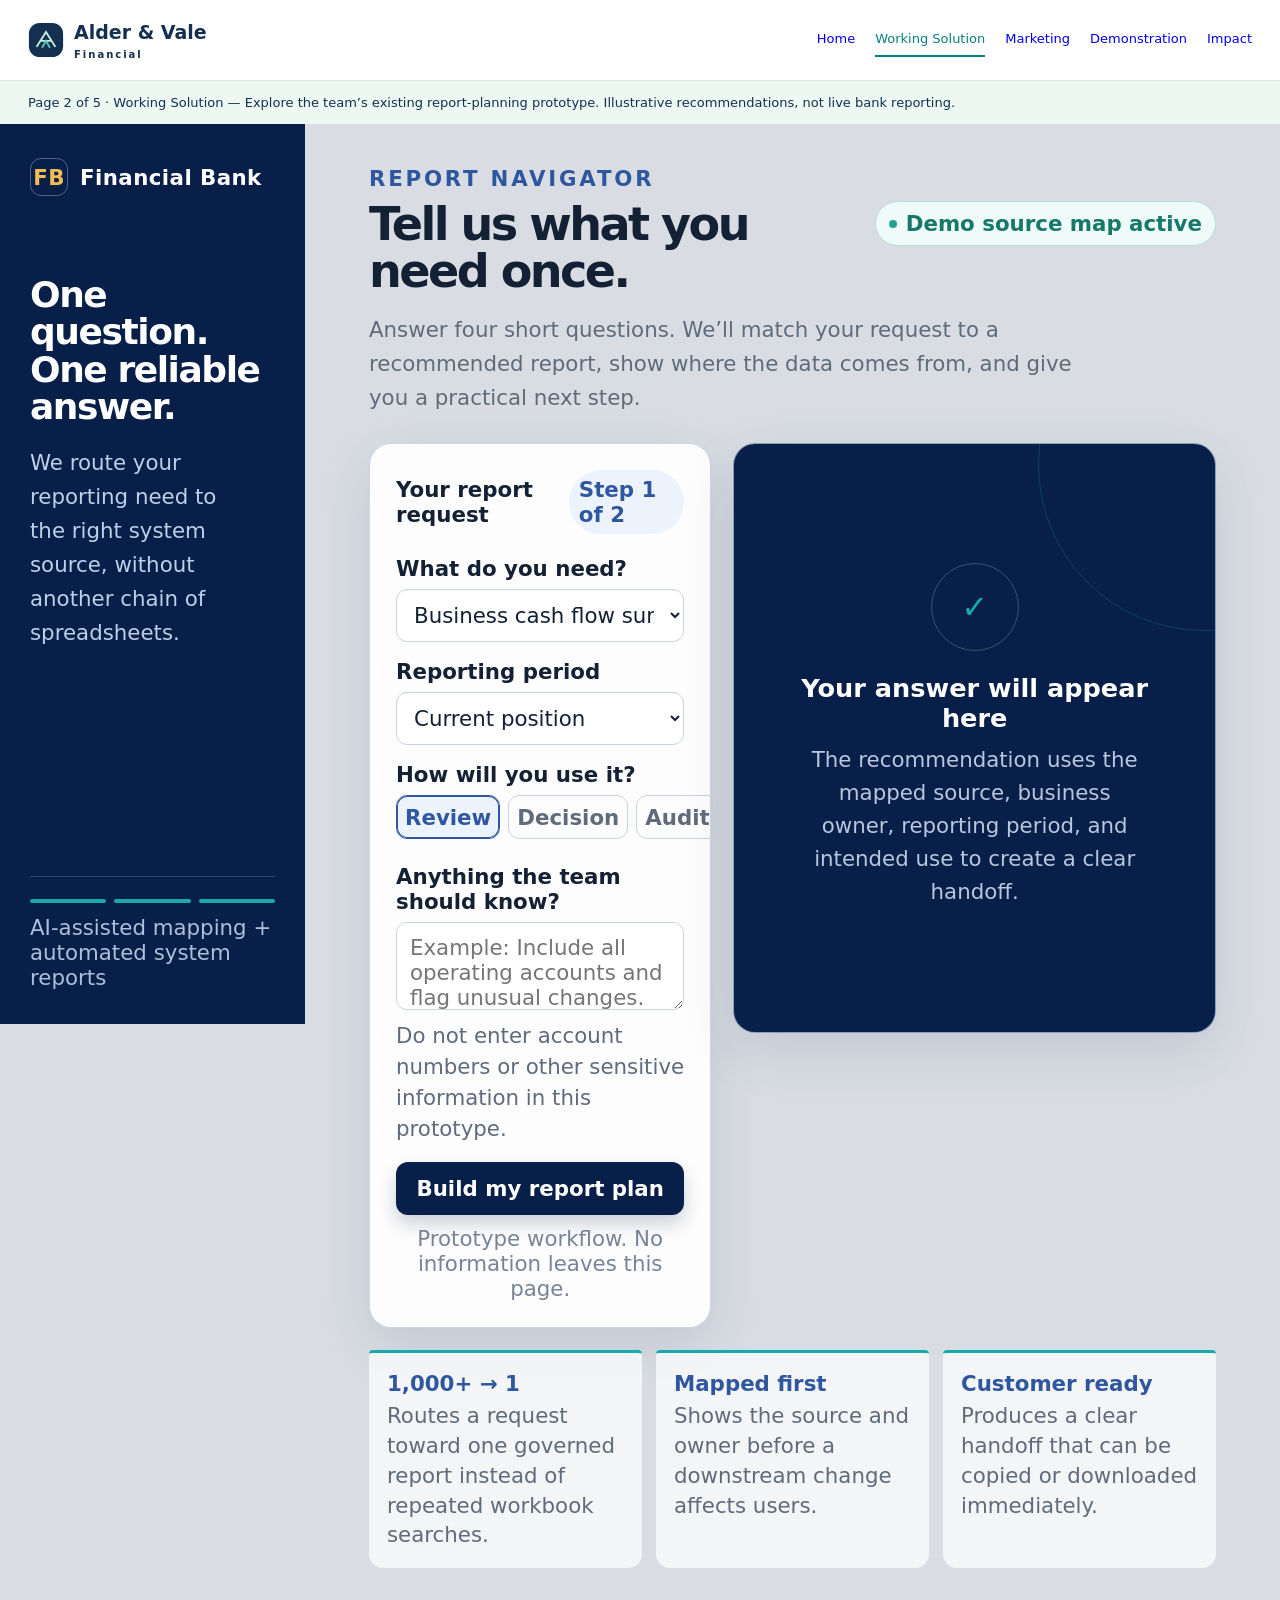
<file: working-solution.html>
<!doctype html>
<html lang="en">
<head>
  <meta charset="utf-8">
  <meta name="viewport" content="width=device-width, initial-scale=1">
  <title>Working Solution | Alder &amp; Vale Financial</title>
  <meta name="description" content="Turn one customer question into a reliable, system-sourced financial report plan.">
  <link rel="icon" type="image/svg+xml" href="data:image/svg+xml,%3Csvg xmlns='http://www.w3.org/2000/svg' viewBox='0 0 32 32'%3E%3Crect width='32' height='32' rx='8' fill='%230a2859'/%3E%3Cpath d='M8 9h16v4H8zm0 7h10v3H8zm0 6h13v3H8z' fill='%23fff'/%3E%3Ccircle cx='24' cy='21' r='5' fill='%231db7b2'/%3E%3Cpath d='m22 21 1.3 1.3L26 19.5' fill='none' stroke='%23fff' stroke-width='1.8'/%3E%3C/svg%3E">
  <style>
    :root{--navy:#081f49;--blue:#2e57a0;--teal:#18a9ad;--ink:#142033;--muted:#5f6b7b;--line:#d7e0ec;--ice:#f3f7fb;--white:#fff;--gold:#f1bd55;--good:#167869;--shadow:0 18px 55px rgba(8,31,73,.11)}
    *{box-sizing:border-box} html{scroll-behavior:smooth} body{margin:0;font-family:Inter,ui-sans-serif,system-ui,-apple-system,"Segoe UI",sans-serif;color:var(--ink);background:#d9dde3;min-height:100vh;font-size:16pt}
    button,input,select,textarea{font:inherit} button{cursor:pointer}.shell{min-height:100vh;display:grid;grid-template-columns:305px 1fr}.rail{background:var(--navy);color:white;padding:34px 30px;position:sticky;top:0;height:100vh;display:flex;flex-direction:column;overflow:hidden}.brand{display:flex;align-items:center;gap:12px;font-weight:760;letter-spacing:.02em}.mark{width:38px;height:38px;border:1px solid rgba(255,255,255,.3);display:grid;place-items:center;border-radius:11px;color:var(--gold)}.rail h1{font-size:2.25rem;line-height:1.04;margin:80px 0 20px;max-width:230px;letter-spacing:-.04em}.rail p{color:#bed0e8;line-height:1.6;margin:0;max-width:220px}.rail-foot{margin-top:auto;border-top:1px solid rgba(255,255,255,.18);padding-top:22px;font-size:.84rem;color:#aebfda}.progress{display:flex;gap:8px;margin-bottom:12px}.progress span{height:4px;flex:1;background:rgba(255,255,255,.18);border-radius:9px}.progress .on{background:var(--teal)}
    main{padding:42px clamp(26px,5vw,76px) 70px;max-width:1320px;width:100%}.eyebrow{color:var(--blue);font-size:.78rem;font-weight:800;letter-spacing:.13em;text-transform:uppercase;margin-bottom:10px}.topline{display:flex;justify-content:space-between;align-items:flex-start;gap:30px}.topline h2{font-size:clamp(2rem,3.6vw,3.75rem);letter-spacing:-.055em;line-height:1.02;margin:0;max-width:760px}.status{display:flex;align-items:center;gap:9px;border:1px solid #b6ded8;background:#effbf8;color:var(--good);border-radius:999px;padding:9px 13px;font-size:.82rem;font-weight:750;white-space:nowrap}.status i{width:8px;height:8px;border-radius:50%;background:#22a08c}.intro{color:var(--muted);max-width:720px;line-height:1.6;margin:18px 0 28px}
    .workspace{display:grid;grid-template-columns:minmax(340px,.83fr) minmax(430px,1.17fr);gap:22px;align-items:start}.panel{background:rgba(255,255,255,.93);border:1px solid rgba(186,201,220,.75);box-shadow:var(--shadow);border-radius:22px;padding:26px}.panel-head{display:flex;justify-content:space-between;align-items:center;margin-bottom:22px}.panel-head h3{margin:0;font-size:1.2rem}.step{font-size:.78rem;color:var(--blue);font-weight:780;background:#edf3fc;padding:7px 10px;border-radius:999px}.field{margin-bottom:17px}.field label,.group-label{display:block;font-size:.88rem;font-weight:760;margin:0 0 8px}.field small{display:block;color:var(--muted);font-size:.77rem;margin-top:6px;line-height:1.45}select,input,textarea{width:100%;border:1px solid #c8d3e0;border-radius:11px;padding:12px 13px;background:#fff;color:var(--ink);outline:none;transition:.18s}select:focus,input:focus,textarea:focus{border-color:var(--teal);box-shadow:0 0 0 3px rgba(24,169,173,.14)}textarea{resize:vertical;min-height:88px}.choices{display:grid;grid-template-columns:repeat(3,1fr);gap:8px}.choice{position:relative}.choice input{position:absolute;opacity:0;pointer-events:none}.choice label{display:flex;align-items:center;justify-content:center;text-align:center;min-height:44px;border:1px solid #c8d3e0;border-radius:11px;padding:8px;color:var(--muted);font-size:.84rem;font-weight:700}.choice input:checked+label{border-color:var(--blue);background:#edf3fc;color:var(--blue);box-shadow:inset 0 0 0 1px var(--blue)}.primary{width:100%;border:0;background:var(--navy);color:#fff;border-radius:12px;padding:14px 18px;font-weight:780;box-shadow:0 9px 18px rgba(8,31,73,.2);transition:.18s}.primary:hover{background:#12346c;transform:translateY(-1px)}.privacy{text-align:center;color:#778398;font-size:.75rem;margin:11px 0 0}
    .result{min-height:590px;background:var(--navy);color:#fff;overflow:hidden;position:relative}.result:before{content:"";position:absolute;width:330px;height:330px;border:1px solid rgba(24,169,173,.25);border-radius:50%;right:-155px;top:-145px}.empty{display:grid;place-items:center;text-align:center;min-height:530px;padding:40px}.empty-icon{width:88px;height:88px;margin:0 auto 22px;border:1px solid rgba(255,255,255,.22);border-radius:50%;display:grid;place-items:center;color:var(--teal);font-size:2rem}.empty h3{font-size:1.6rem;margin:0 0 10px}.empty p{color:#b8c7dd;max-width:370px;line-height:1.55;margin:0}.output{display:none;position:relative;z-index:1}.result .panel-head{border-bottom:1px solid rgba(255,255,255,.14);padding-bottom:18px}.result .panel-head h3{font-size:1.35rem}.confidence{display:flex;align-items:center;gap:8px;color:#8fe4d7;font-size:.8rem;font-weight:760}.result-title{font-size:clamp(1.65rem,3vw,2.55rem);line-height:1.04;letter-spacing:-.04em;margin:5px 0 10px}.result-sub{color:#b9c9df;line-height:1.5;margin:0 0 22px}.metrics{display:grid;grid-template-columns:repeat(3,1fr);gap:10px;margin-bottom:22px}.metric{padding:15px;background:rgba(255,255,255,.08);border:1px solid rgba(255,255,255,.1);border-radius:12px}.metric span{display:block;font-size:.72rem;color:#aebfda;text-transform:uppercase;letter-spacing:.08em;margin-bottom:6px}.metric strong{font-size:.98rem}.map{background:#f8fbff;color:var(--ink);border-radius:16px;padding:18px;margin-bottom:18px}.map-label{font-size:.74rem;font-weight:800;color:var(--blue);letter-spacing:.1em;text-transform:uppercase;margin-bottom:13px}.nodes{display:flex;align-items:center;gap:8px}.node{flex:1;text-align:center;border:1px solid var(--line);border-radius:10px;padding:11px 7px;font-size:.77rem;font-weight:730;background:#fff}.node.current{border-color:var(--teal);background:#eaf9f8;color:#087d80}.connector{height:2px;width:18px;background:var(--teal);flex:0 0 auto}.next{display:grid;grid-template-columns:1fr 1fr;gap:10px;margin-bottom:18px}.next div{border-left:3px solid var(--teal);background:rgba(255,255,255,.07);padding:10px 12px}.next span{display:block;color:#9fb2cd;font-size:.72rem;margin-bottom:3px}.next strong{font-size:.86rem}.actions{display:flex;gap:10px}.secondary,.ghost{flex:1;border-radius:11px;padding:11px 13px;font-weight:750}.secondary{border:0;background:var(--teal);color:#062e3f}.ghost{border:1px solid rgba(255,255,255,.27);background:transparent;color:white}.disclaimer{font-size:.72rem;color:#8fa4c3;line-height:1.45;margin:14px 0 0}
    .proof{display:grid;grid-template-columns:1fr 1fr 1fr;gap:14px;margin-top:22px}.proof article{border-top:3px solid var(--teal);background:rgba(255,255,255,.72);padding:18px;border-radius:4px 4px 14px 14px}.proof strong{display:block;color:var(--blue);font-size:1.2rem;margin-bottom:5px}.proof span{color:var(--muted);font-size:.82rem;line-height:1.4}.toast{position:fixed;right:25px;bottom:25px;background:var(--ink);color:#fff;padding:12px 16px;border-radius:10px;box-shadow:var(--shadow);font-size:.85rem;opacity:0;transform:translateY(10px);pointer-events:none;transition:.2s}.toast.show{opacity:1;transform:none}
    .rail-foot,.eyebrow,.status,.panel-head h3,.step,.field label,.group-label,.field small,.choice label,.privacy,.confidence,.metric span,.metric strong,.map-label,.node,.next span,.next strong,.disclaimer,.proof strong,.proof span,.toast{font-size:16pt}
    @media(max-width:950px){.shell{grid-template-columns:1fr}.rail{height:auto;position:relative;padding:20px 24px;display:block}.rail h1,.rail p,.rail-foot{display:none}.workspace{grid-template-columns:1fr}.topline{display:block}.status{display:inline-flex;margin-top:16px}.result{min-height:auto}.proof{grid-template-columns:1fr}.progress{display:none}}@media(max-width:560px){main{padding:28px 16px 50px}.panel{padding:20px;border-radius:17px}.choices,.metrics,.next{grid-template-columns:1fr}.nodes{flex-direction:column}.connector{width:2px;height:14px}.node{width:100%}.actions{flex-direction:column}.topline h2{font-size:2.35rem}}
  </style>
<style>
.team-header{background:#fff;color:#142f50;padding:18px 28px;border-bottom:1px solid #dbe5e4;font:14px/1.5 system-ui,sans-serif}.team-header .header-inner{display:flex;align-items:center;justify-content:space-between;gap:20px;max-width:1400px;margin:auto}.team-header .brand{display:flex;align-items:center;gap:10px;color:#142f50;text-decoration:none;letter-spacing:0}.team-header .brand svg{width:36px;height:36px}.team-header .brand strong,.team-header .brand small{display:block}.team-header .brand strong{font-size:19px}.team-header .brand small{font-size:10px;letter-spacing:2px}.team-header .nav{display:flex;flex-wrap:wrap;gap:20px}.team-header .nav a{font-size:13px;text-decoration:none;padding:6px 0}.team-header .nav a[aria-current]{color:#087f80;border-bottom:2px solid #087f80}.team-header .nav-toggle{display:none}.team-header a:focus-visible{outline:3px solid #087f80;outline-offset:4px}.team-note{margin:0;background:#edf8f3;padding:12px 28px;font:13px/1.5 system-ui,sans-serif;color:#142f50}.skip{position:absolute;top:-100px;left:16px;padding:12px;background:#142f50;color:white;z-index:10}.skip:focus{top:12px}@media(max-width:800px){.team-header .header-inner{flex-wrap:wrap}.team-header .nav{width:100%;gap:12px 20px}}@media(max-width:560px){.team-header{padding:18px}.team-header .nav a{font-size:12px}}
</style></head>
<body>
<a class="skip" href="#main">Skip to content</a>
<header class="team-header"><div class="wrap header-inner">
  <a class="brand" href="index.html" aria-label="Alder and Vale Financial home"><svg viewBox="0 0 40 40" fill="none" aria-hidden="true"><rect x="1" y="1" width="38" height="38" rx="12" fill="#142f50"/><path d="m10 27 10-16 10 16M15 21h10" stroke="#c7efdf" stroke-width="2" stroke-linecap="round"/><path d="m16 28 4-7 4 7" stroke="#63c7b4" stroke-width="2" stroke-linecap="round"/></svg><span><strong>Alder &amp; Vale</strong><small>Financial</small></span></a>
  <button class="nav-toggle" type="button" aria-controls="site-navigation" aria-expanded="false">Menu <span aria-hidden="true">☰</span></button>
  <nav class="nav" id="site-navigation" aria-label="Main navigation"><a href="index.html">Home</a><a href="working-solution.html" aria-current="page">Working Solution</a><a href="marketing.html">Marketing</a><a href="demonstration.html">Demonstration</a><a href="impact.html">Impact</a></nav>
</div></header>
<p class="team-note">Page 2 of 5 · Working Solution — Explore the team’s existing report-planning prototype. Illustrative recommendations, not live bank reporting.</p>
  <div class="shell">
    <aside class="rail">
      <div class="brand"><div class="mark">FB</div><span>Financial Bank</span></div>
      <h1>One question.<br>One reliable answer.</h1>
      <p>We route your reporting need to the right system source, without another chain of spreadsheets.</p>
      <div class="rail-foot"><div class="progress"><span class="on"></span><span class="on"></span><span class="on"></span></div>AI-assisted mapping + automated system reports</div>
    </aside>
    <main id="main">
      <div class="eyebrow">Report Navigator</div>
      <div class="topline">
        <h2>Tell us what you need once.</h2>
        <div class="status"><i></i> Demo source map active</div>
      </div>
      <p class="intro">Answer four short questions. We’ll match your request to a recommended report, show where the data comes from, and give you a practical next step.</p>
      <section class="workspace" aria-label="Report request workflow">
        <form class="panel" id="requestForm">
          <div class="panel-head"><h3>Your report request</h3><span class="step">Step 1 of 2</span></div>
          <div class="field"><label for="need">What do you need?</label><select id="need" required><option value="cashflow">Business cash flow summary</option><option value="transactions">Transaction history</option><option value="loan">Loan payoff information</option><option value="account">Account balance summary</option><option value="custom">Something else</option></select></div>
          <div class="field"><label for="period">Reporting period</label><select id="period" required><option value="current">Current position</option><option value="month">This month</option><option value="quarter">This quarter</option><option value="year">Year to date</option><option value="custom">Custom period</option></select></div>
          <div class="field"><span class="group-label">How will you use it?</span><div class="choices"><div class="choice"><input checked type="radio" name="purpose" id="review" value="Review"><label for="review">Review</label></div><div class="choice"><input type="radio" name="purpose" id="decision" value="Decision"><label for="decision">Decision</label></div><div class="choice"><input type="radio" name="purpose" id="audit" value="Audit"><label for="audit">Audit</label></div></div></div>
          <div class="field"><label for="details">Anything the team should know?</label><textarea id="details" maxlength="240" placeholder="Example: Include all operating accounts and flag unusual changes."></textarea><small>Do not enter account numbers or other sensitive information in this prototype.</small></div>
          <button class="primary" type="submit">Build my report plan</button>
          <p class="privacy">Prototype workflow. No information leaves this page.</p>
        </form>
        <section class="panel result" aria-live="polite">
          <div class="empty" id="emptyState"><div><div class="empty-icon">✓</div><h3>Your answer will appear here</h3><p>The recommendation uses the mapped source, business owner, reporting period, and intended use to create a clear handoff.</p></div></div>
          <div class="output" id="output">
            <div class="panel-head"><h3>Recommended report plan</h3><span class="confidence">● High source confidence</span></div>
            <div class="result-title" id="resultTitle"></div><p class="result-sub" id="resultSub"></p>
            <div class="metrics"><div class="metric"><span>System source</span><strong id="source"></strong></div><div class="metric"><span>Data owner</span><strong id="owner"></strong></div><div class="metric"><span>Delivery</span><strong id="delivery"></strong></div></div>
            <div class="map"><div class="map-label">Dependency path</div><div class="nodes"><div class="node" id="inputNode">One request</div><div class="connector"></div><div class="node current" id="sourceNode"></div><div class="connector"></div><div class="node" id="reportNode"></div></div></div>
            <div class="next"><div><span>Validation</span><strong id="validation"></strong></div><div><span>Next step</span><strong id="nextStep"></strong></div></div>
            <div class="actions"><button type="button" class="secondary" id="downloadBtn">Download summary</button><button type="button" class="ghost" id="copyBtn">Copy for my banker</button></div>
            <p class="disclaimer">Illustrative recommendation based on the presentation’s proposed operating model. A data owner should validate the source and access before use.</p>
          </div>
        </section>
      </section>
      <section class="proof" aria-label="Why this approach"><article><strong>1,000+ → 1</strong><span>Routes a request toward one governed report instead of repeated workbook searches.</span></article><article><strong>Mapped first</strong><span>Shows the source and owner before a downstream change affects users.</span></article><article><strong>Customer ready</strong><span>Produces a clear handoff that can be copied or downloaded immediately.</span></article></section>
    </main>
  </div>
  <div class="toast" id="toast" role="status"></div>
  <script>
    const catalog={
      cashflow:{title:'Consolidated Business Cash Flow Report',source:'Treasury reporting layer',owner:'Treasury Data Office',delivery:'Next business day',validation:'Reconcile opening and closing cash',next:'Confirm included legal entities'},
      transactions:{title:'Verified Transaction Activity Report',source:'Core transaction platform',owner:'Deposit Operations',delivery:'Within 4 hours',validation:'Match totals to posted ledger',next:'Confirm accounts and date range'},
      loan:{title:'Current Loan Payoff Statement',source:'Loan servicing system',owner:'Lending Operations',delivery:'Within 1 business day',validation:'Validate interest through payoff date',next:'Confirm requested payoff date'},
      account:{title:'Current Account Position Report',source:'Core banking ledger',owner:'Financial Reporting',delivery:'Within 2 hours',validation:'Reconcile to the current ledger',next:'Confirm included accounts'},
      custom:{title:'Custom Financial Information Request',source:'Source map review queue',owner:'Finance Data Steward',delivery:'Initial review in 1 day',validation:'Identify system of record',next:'Data owner confirms scope'}
    };
    let latest=null;
    function buildPlan(input){
      const base=catalog[input.need]||catalog.custom; const periodLabels={current:'current position',month:'this month',quarter:'this quarter',year:'year to date',custom:'the requested period'};
      return {...base,need:input.need,period:input.period,purpose:input.purpose,details:(input.details||'').trim(),summary:`Prepared for ${input.purpose.toLowerCase()} using ${periodLabels[input.period]||'the requested period'}. The report begins with ${base.source}, then ${base.validation.toLowerCase()} before delivery.`};
    }
    function readForm(){return {need:document.getElementById('need').value,period:document.getElementById('period').value,purpose:document.querySelector('input[name="purpose"]:checked').value,details:document.getElementById('details').value}}
    function render(plan){latest=plan;document.getElementById('emptyState').style.display='none';document.getElementById('output').style.display='block';document.getElementById('resultTitle').textContent=plan.title;document.getElementById('resultSub').textContent=plan.summary;document.getElementById('source').textContent=plan.source;document.getElementById('owner').textContent=plan.owner;document.getElementById('delivery').textContent=plan.delivery;document.getElementById('sourceNode').textContent=plan.source;document.getElementById('reportNode').textContent=plan.title;document.getElementById('validation').textContent=plan.validation;document.getElementById('nextStep').textContent=plan.next;return plan}
    function notify(message){const t=document.getElementById('toast');t.textContent=message;t.classList.add('show');setTimeout(()=>t.classList.remove('show'),2200)}
    function summaryText(p){return `FINANCIAL BANK REPORT PLAN\n\nRecommended report: ${p.title}\nSystem source: ${p.source}\nData owner: ${p.owner}\nExpected delivery: ${p.delivery}\nPurpose: ${p.purpose}\nValidation: ${p.validation}\nNext step: ${p.next}${p.details?`\nRequest note: ${p.details}`:''}\n\nIllustrative prototype. Validate the source and access with the data owner.`}
    document.getElementById('requestForm').addEventListener('submit',e=>{e.preventDefault();render(buildPlan(readForm()));if(innerWidth<951)document.querySelector('.result').scrollIntoView({behavior:'smooth',block:'start'})});
    document.getElementById('copyBtn').addEventListener('click',async()=>{if(!latest)return;await navigator.clipboard.writeText(summaryText(latest));notify('Summary copied')});
    document.getElementById('downloadBtn').addEventListener('click',()=>{if(!latest)return;const blob=new Blob([summaryText(latest)],{type:'text/plain'});const url=URL.createObjectURL(blob);const a=document.createElement('a');a.href=url;a.download='financial-bank-report-plan.txt';a.hidden=true;document.body.appendChild(a);a.addEventListener('click',()=>requestAnimationFrame(()=>{notify('Download started');a.remove();setTimeout(()=>URL.revokeObjectURL(url),1000)}),{once:true});a.click()});
    function registerWebMCP(){const ctx=document.modelContext;if(!ctx?.registerTool)return;try{ctx.registerTool({name:'build_financial_report_plan',title:'Build financial report plan',description:'Create and display a recommended system-sourced financial report plan from a visitor request.',inputSchema:{type:'object',properties:{need:{type:'string',enum:['cashflow','transactions','loan','account','custom']},period:{type:'string',enum:['current','month','quarter','year','custom']},purpose:{type:'string',enum:['Review','Decision','Audit']},details:{type:'string',maxLength:240}},required:['need','period','purpose'],additionalProperties:false},annotations:{readOnlyHint:false,untrustedContentHint:false},execute(input){if(!catalog[input?.need])throw new Error('Choose a valid report need.');if(!['current','month','quarter','year','custom'].includes(input.period))throw new Error('Choose a valid reporting period.');if(!['Review','Decision','Audit'].includes(input.purpose))throw new Error('Choose a valid purpose.');document.getElementById('need').value=input.need;document.getElementById('period').value=input.period;document.getElementById(input.purpose.toLowerCase()).checked=true;document.getElementById('details').value=input.details||'';const plan=render(buildPlan(input));return {report:plan.title,source:plan.source,owner:plan.owner,delivery:plan.delivery,validation:plan.validation,next_step:plan.next}}});}catch(e){console.warn('WebMCP registration unavailable',e)}}
    window.__reportNavigator={buildPlan,render,readForm,catalog};registerWebMCP();
  </script>
</body>
</html>
</file>
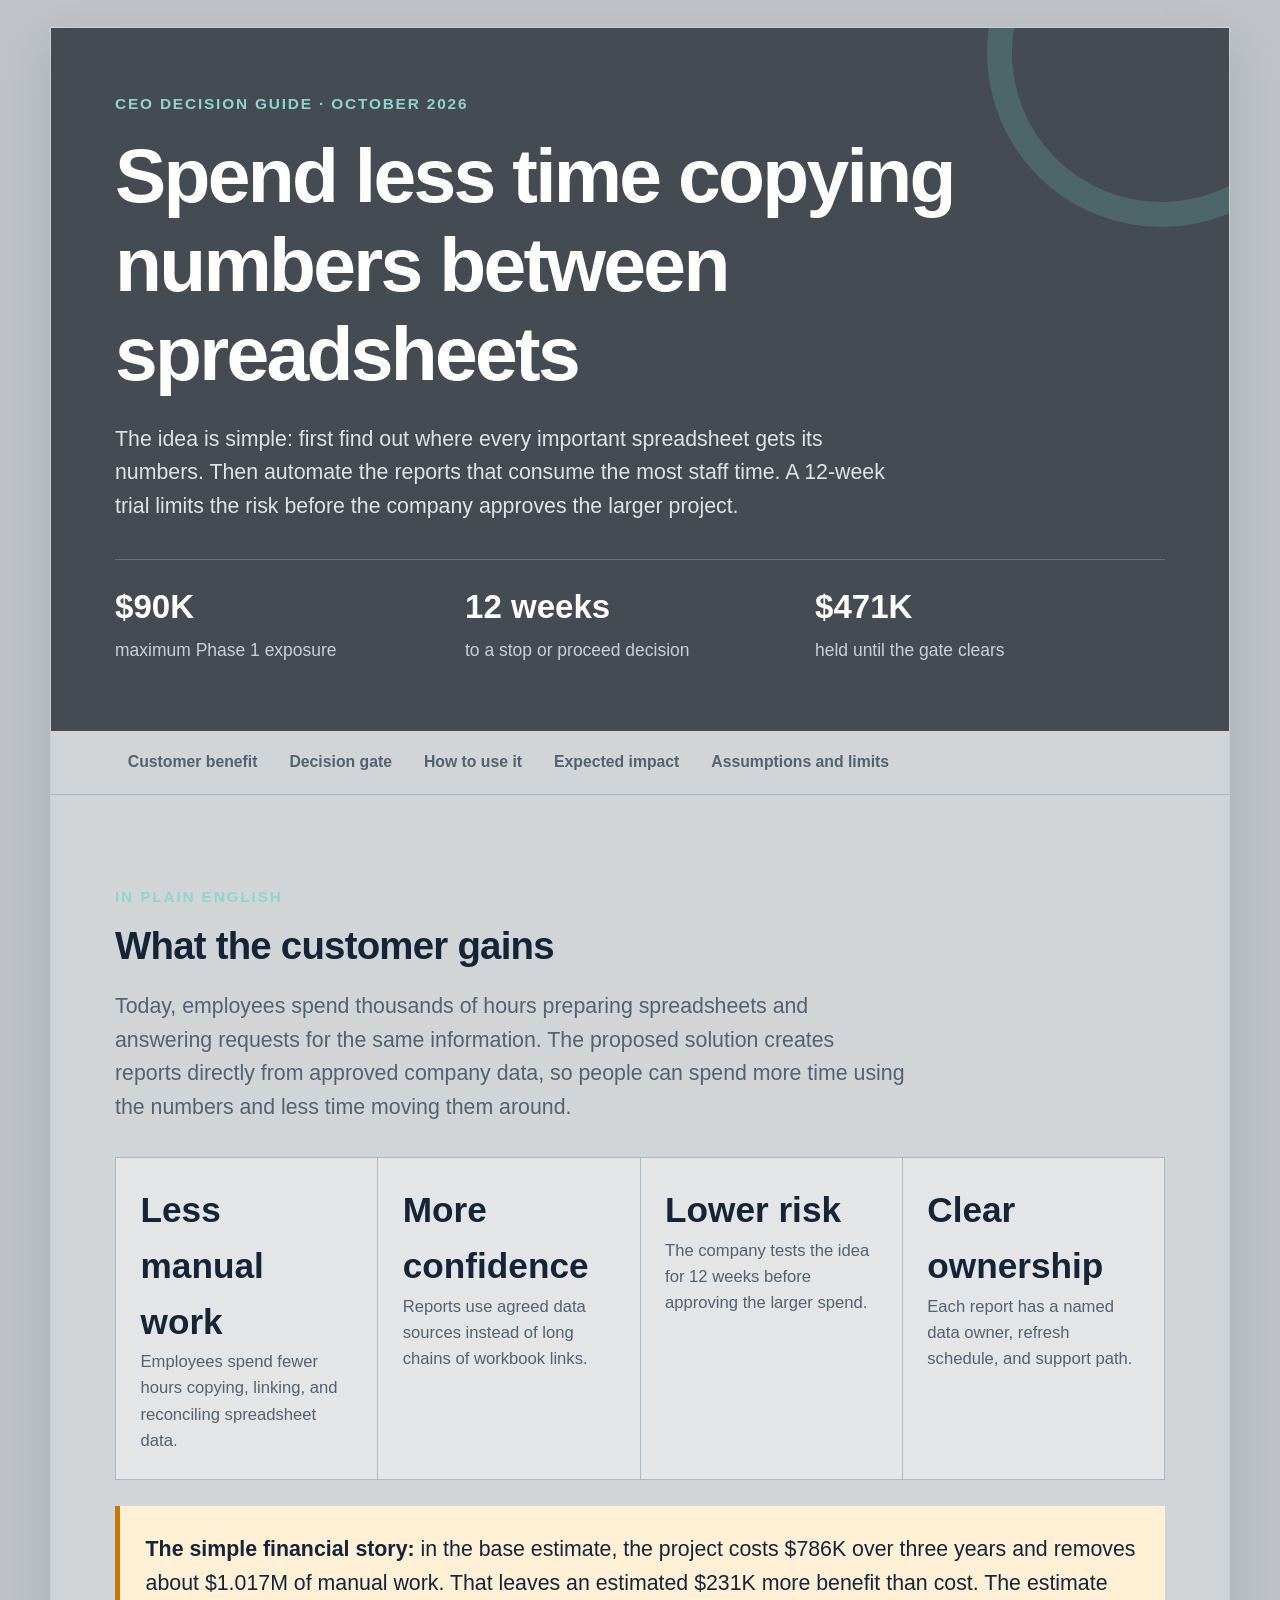
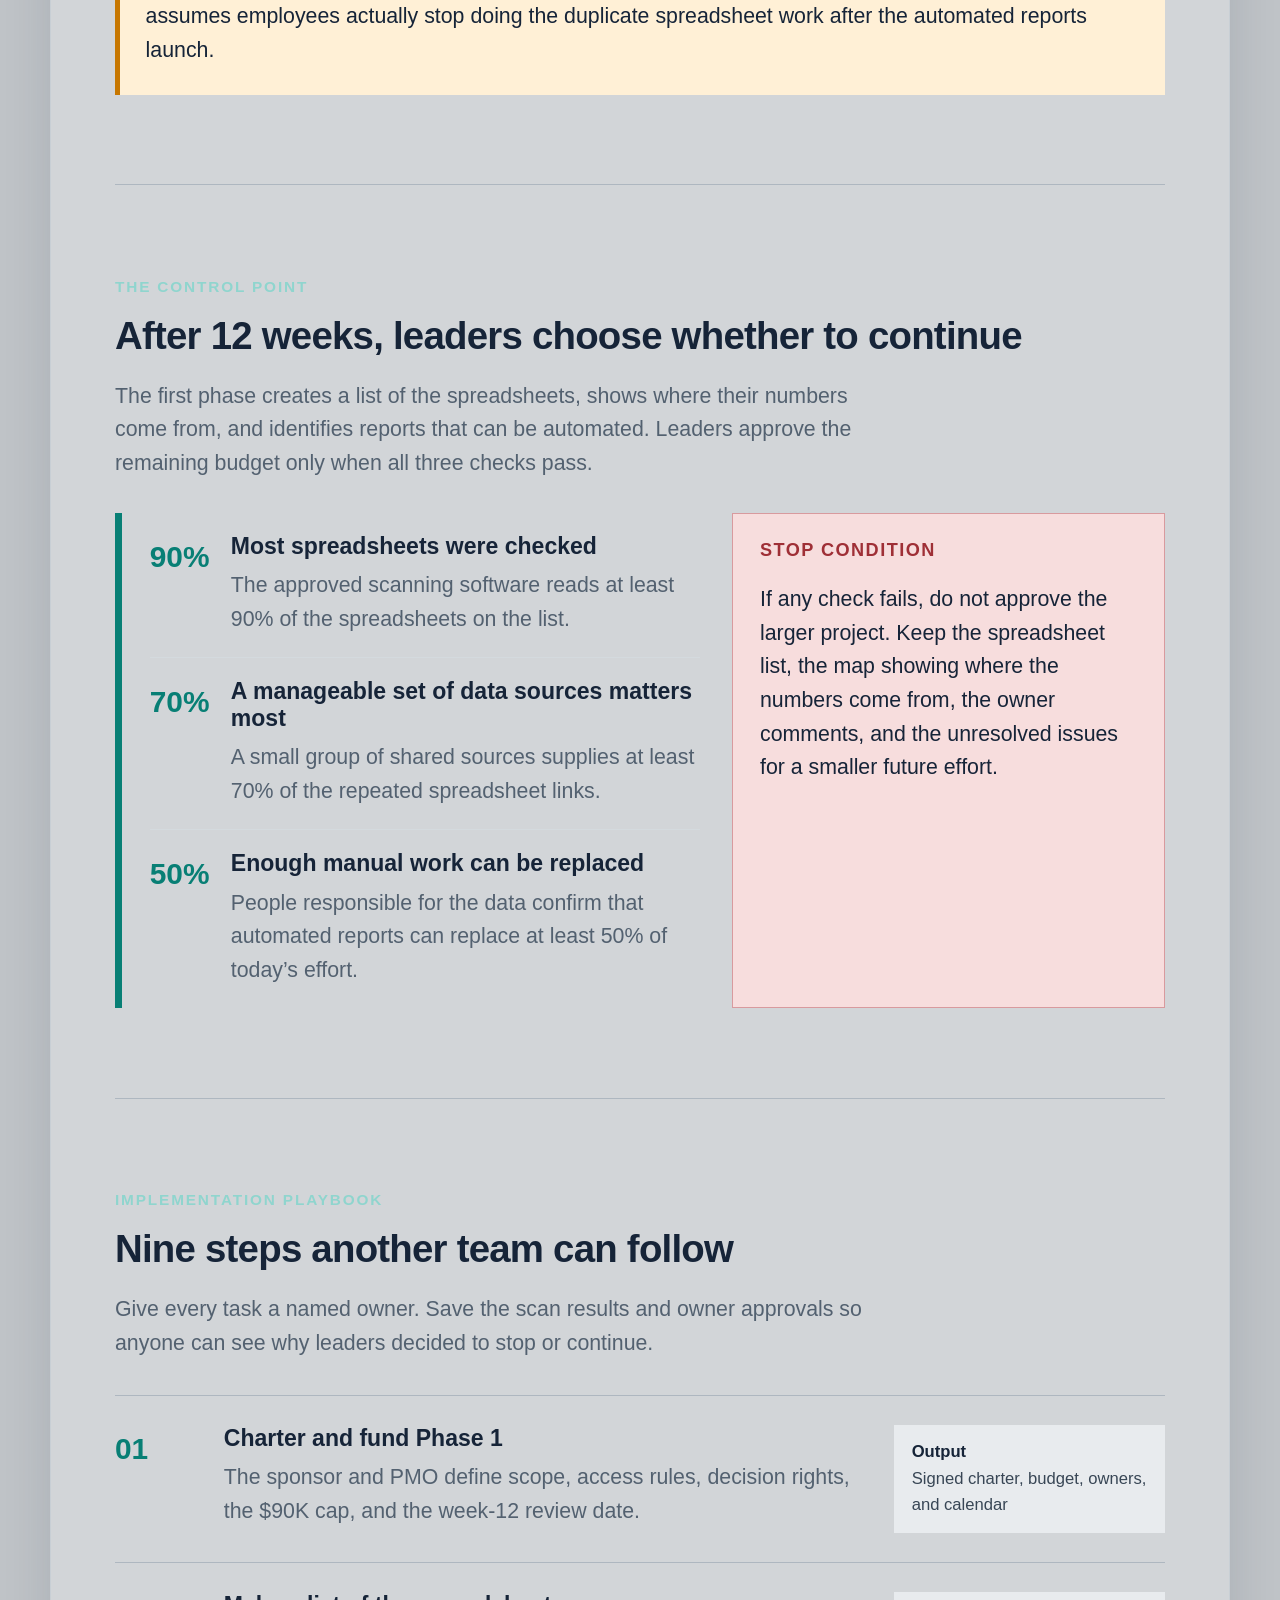
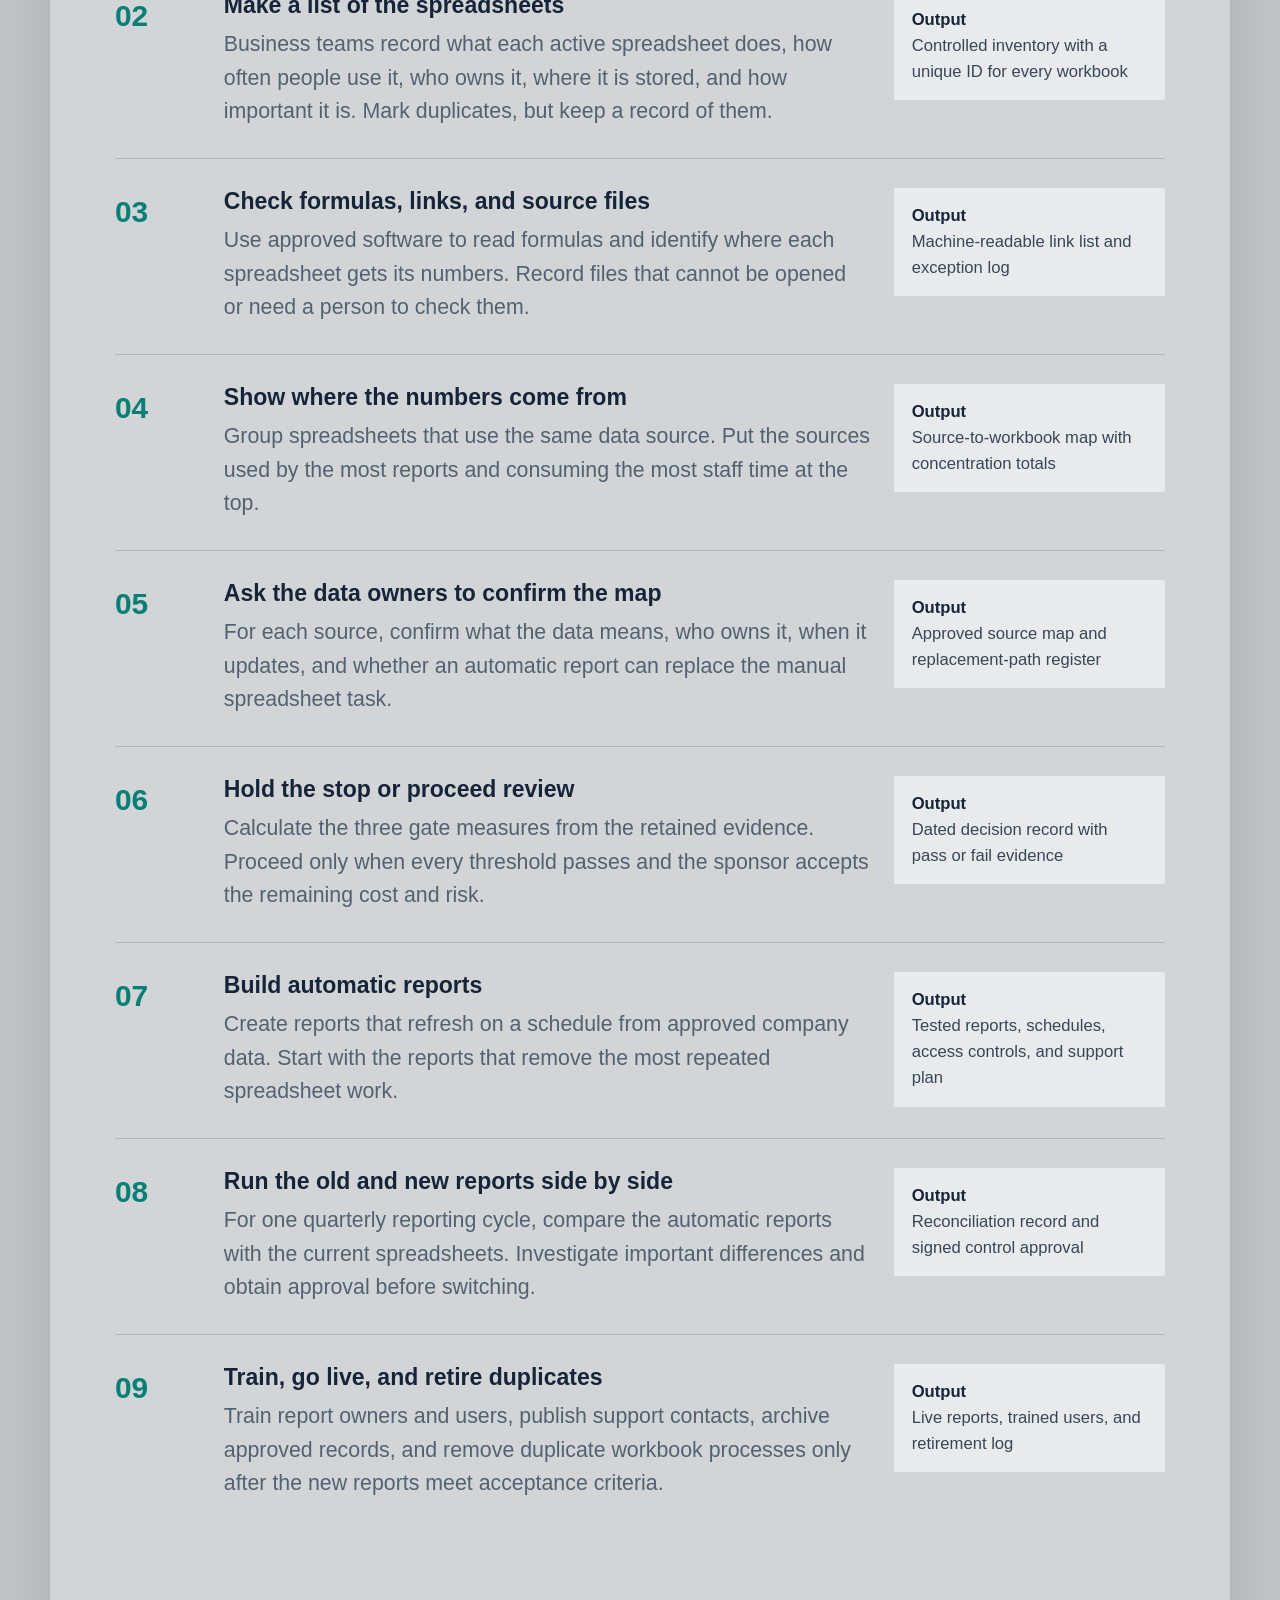
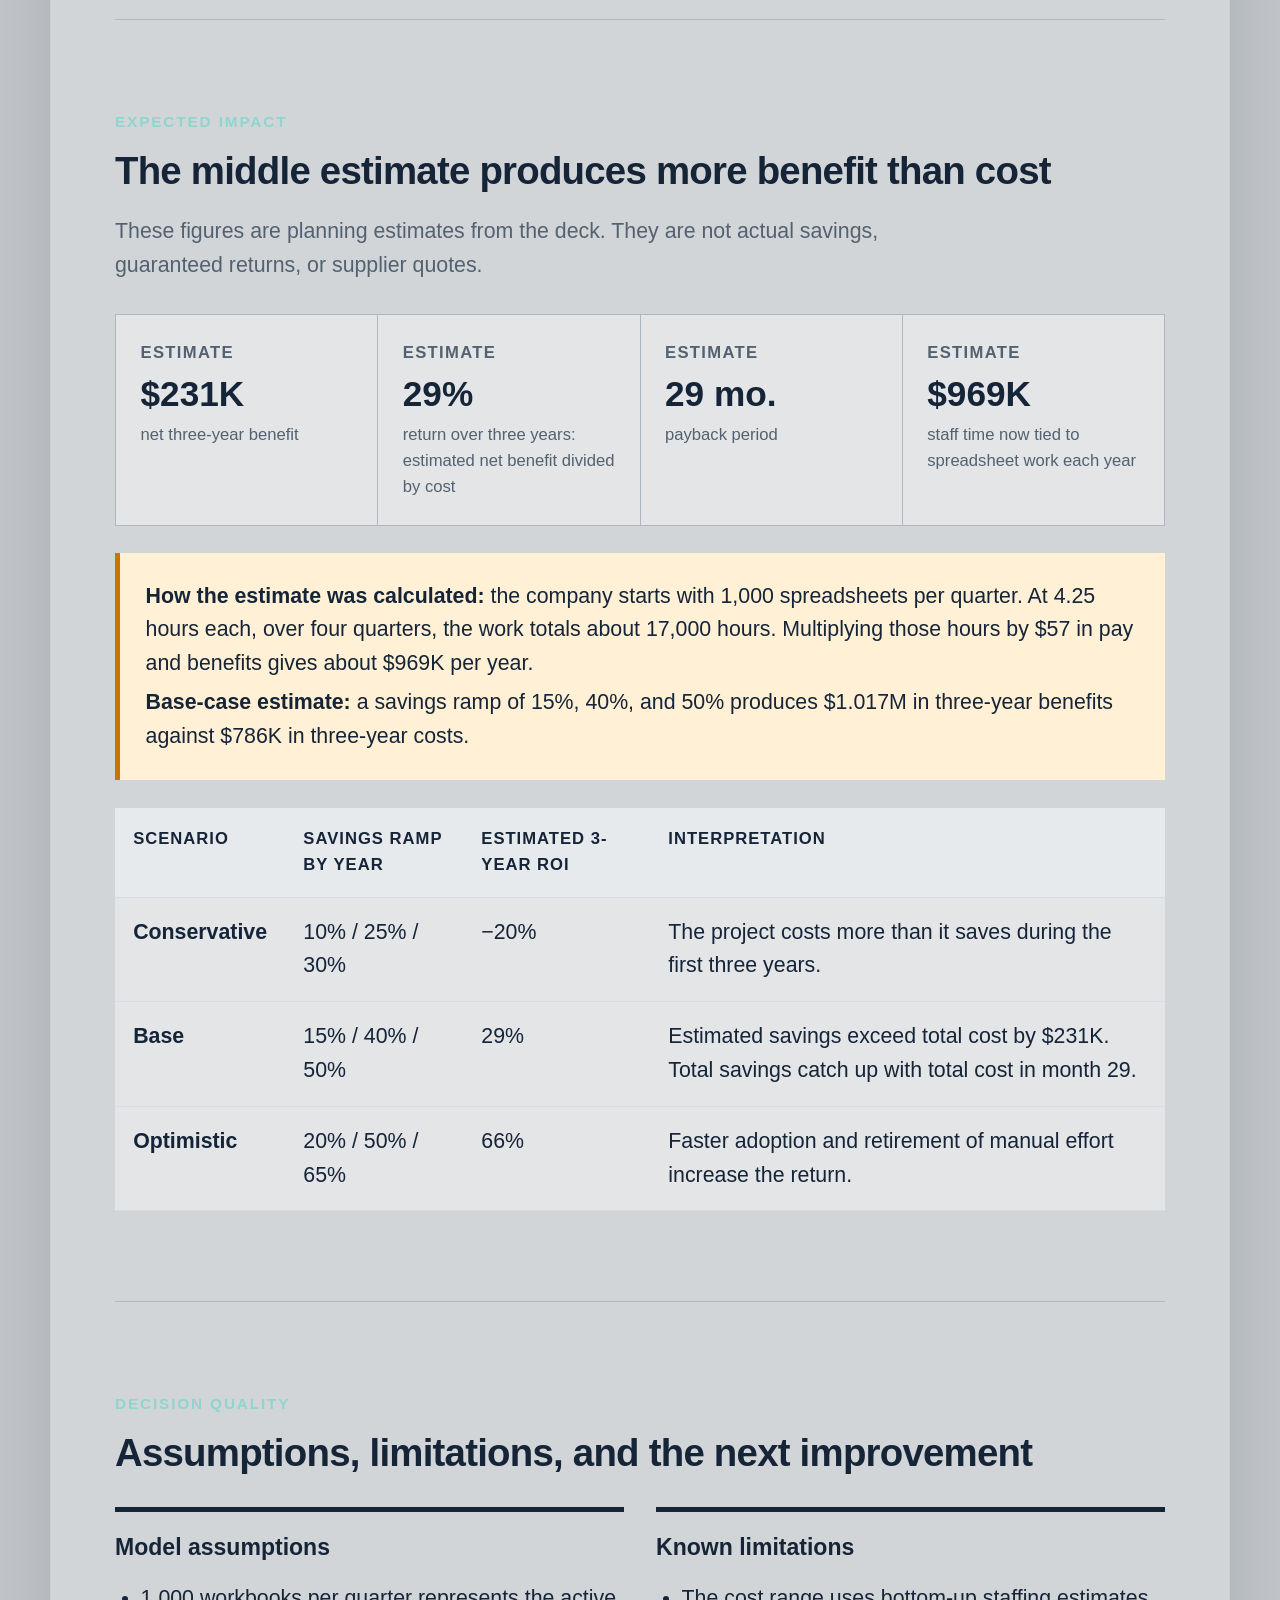
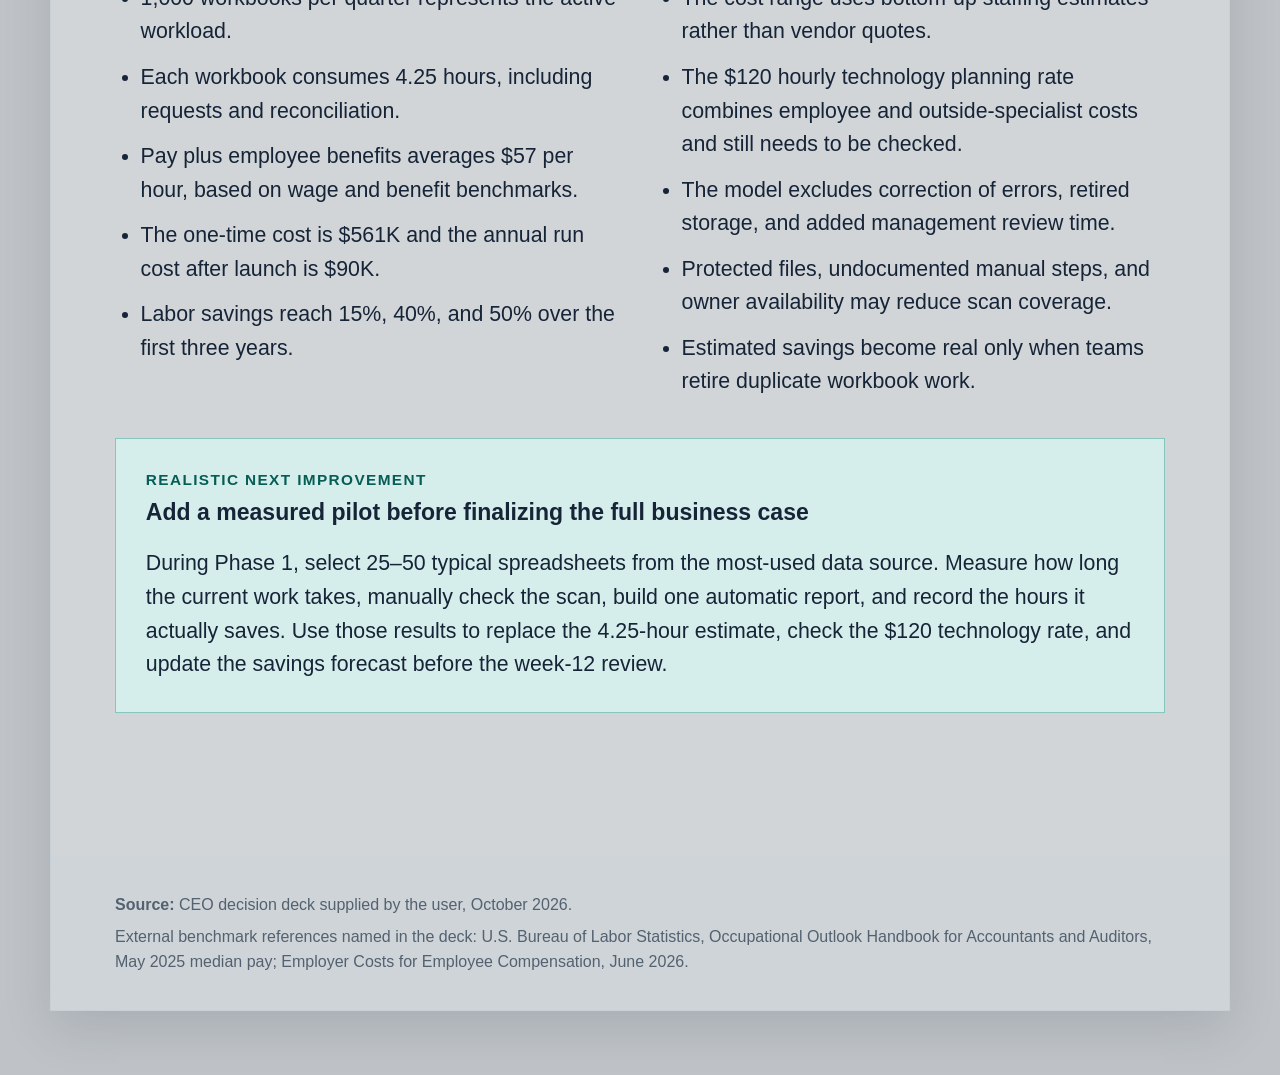
<file: contributors/catalusci86/impact.html>
<!doctype html>
<html lang="en">
<head>
  <meta charset="utf-8">
  <meta name="viewport" content="width=device-width, initial-scale=1">
  <meta http-equiv="Cache-Control" content="no-cache, no-store, must-revalidate">
  <meta http-equiv="Pragma" content="no-cache">
  <meta http-equiv="Expires" content="0">
  <meta name="description" content="A practical 52-week guide to map workbook dependencies, make a week-12 stop or proceed decision, and replace validated reporting work with automated system reports.">
  <title>Workbook Modernization Decision Guide</title>
  <link rel="icon" type="image/svg+xml" href="data:image/svg+xml,%3Csvg xmlns='http://www.w3.org/2000/svg' viewBox='0 0 64 64'%3E%3Crect width='64' height='64' rx='12' fill='%23162438'/%3E%3Cpath d='M17 18h30v28H17z' fill='none' stroke='%23fff' stroke-width='4'/%3E%3Cpath d='M17 28h30M27 18v28' stroke='%2365c3ba' stroke-width='4'/%3E%3C/svg%3E">
  <style>
    :root {
      color-scheme: light;
      --page: #bfc3c7;
      --paper: #d2d5d8;
      --ink: #162438;
      --muted: #536170;
      --line: #aeb7c0;
      --accent: #087f75;
      --accent-soft: #d6eeeb;
      --warning: #8b4b00;
      --warning-soft: #fff0d6;
      --stop: #9f2f36;
      --stop-soft: #f7dddd;
      --shadow: 0 18px 45px rgba(22, 36, 56, 0.13);
    }

    * { box-sizing: border-box; }

    html {
      scroll-behavior: smooth;
      font-size: 16pt;
    }

    body {
      margin: 0;
      background: var(--page);
      color: var(--ink);
      font-family: Aptos, "Segoe UI", Arial, sans-serif;
      font-size: 16pt;
      line-height: 1.58;
    }

    a { color: inherit; }

    .skip-link {
      position: absolute;
      left: -999px;
      top: 0;
      z-index: 10;
      background: #fff;
      padding: 0.6rem 0.9rem;
    }

    .skip-link:focus { left: 0.75rem; top: 0.75rem; }

    .page {
      width: min(1180px, calc(100% - 2rem));
      margin: 1.25rem auto 3rem;
      background: var(--paper);
      box-shadow: var(--shadow);
      border: 1px solid #c8cfd5;
    }

    main, section { background: var(--paper); }

    header {
      padding: clamp(1.5rem, 5vw, 3.5rem);
      background: #454b52;
      color: #fff;
      position: relative;
      overflow: hidden;
    }

    header::after {
      content: "";
      position: absolute;
      width: 14rem;
      height: 14rem;
      right: -5rem;
      top: -7rem;
      border: 1.2rem solid rgba(101, 195, 186, 0.22);
      border-radius: 50%;
    }

    .eyebrow {
      margin: 0 0 0.7rem;
      color: #8fd5ce;
      font-size: 0.72rem;
      font-weight: 800;
      letter-spacing: 0.12em;
      text-transform: uppercase;
    }

    h1, h2, h3 { line-height: 1.16; }
    h1 { max-width: 850px; margin: 0; font-size: clamp(2rem, 6vw, 3.65rem); letter-spacing: -0.035em; }
    h2 { margin: 0 0 1rem; font-size: clamp(1.55rem, 3vw, 2.25rem); letter-spacing: -0.02em; }
    h3 { margin: 0 0 0.45rem; font-size: 1.08rem; }

    .lede {
      max-width: 780px;
      margin: 1.15rem 0 0;
      color: #dce4ea;
    }

    .decision-strip {
      display: grid;
      grid-template-columns: repeat(3, 1fr);
      margin-top: 1.65rem;
      border-top: 1px solid rgba(255,255,255,0.2);
    }

    .decision-strip div { padding: 1rem 1rem 0 0; }
    .decision-strip strong { display: block; font-size: 1.55rem; color: #fff; }
    .decision-strip span { color: #c8d1d9; font-size: 0.82rem; }

    nav {
      position: sticky;
      top: 0;
      z-index: 5;
      display: flex;
      gap: 0.3rem;
      overflow-x: auto;
      padding: 0.55rem clamp(1rem, 5vw, 3.5rem);
      background: rgba(210, 213, 216, 0.97);
      border-bottom: 1px solid var(--line);
      backdrop-filter: blur(8px);
    }

    nav a {
      white-space: nowrap;
      padding: 0.35rem 0.6rem;
      border-radius: 999px;
      text-decoration: none;
      font-size: 0.74rem;
      font-weight: 700;
      color: var(--muted);
    }

    nav a:hover, nav a:focus-visible { background: var(--accent-soft); color: #075d56; outline: none; }

    main { padding: 0 clamp(1rem, 5vw, 3.5rem) 2.5rem; }

    section {
      padding: clamp(2.2rem, 7vw, 4.2rem) 0;
      border-bottom: 1px solid var(--line);
      scroll-margin-top: 3.5rem;
    }

    section:last-child { border-bottom: 0; }

    .section-intro { max-width: 790px; color: var(--muted); }

    .gate {
      display: grid;
      grid-template-columns: 1.15fr 0.85fr;
      gap: 1.5rem;
      margin-top: 1.5rem;
      align-items: stretch;
    }

    .gate-criteria {
      border-left: 0.35rem solid var(--accent);
      padding-left: 1.3rem;
    }

    .criterion {
      display: grid;
      grid-template-columns: 3rem 1fr;
      gap: 0.8rem;
      padding: 0.95rem 0;
      border-bottom: 1px solid #d4dade;
    }

    .criterion:last-child { border-bottom: 0; }
    .criterion strong { font-size: 1.4rem; color: var(--accent); }
    .criterion p { margin: 0.15rem 0 0; color: var(--muted); }

    .stop-box {
      padding: 1.25rem;
      background: var(--stop-soft);
      border: 1px solid #d89a9e;
    }

    .stop-box h3 { color: var(--stop); text-transform: uppercase; letter-spacing: 0.08em; font-size: 0.85rem; }
    .stop-box p { margin-bottom: 0; }

    .steps { counter-reset: steps; margin: 1.6rem 0 0; padding: 0; list-style: none; }

    .steps li {
      counter-increment: steps;
      display: grid;
      grid-template-columns: 4rem minmax(0, 1fr) minmax(12rem, 0.42fr);
      gap: 1.1rem;
      padding: 1.35rem 0;
      border-top: 1px solid var(--line);
    }

    .steps li::before {
      content: counter(steps, decimal-leading-zero);
      font-size: 1.4rem;
      font-weight: 800;
      color: var(--accent);
    }

    .steps p { margin: 0; color: var(--muted); }
    .output { align-self: start; padding: 0.7rem 0.85rem; background: #e8ebee; color: #384655; font-size: 0.78rem; }
    .output strong { display: block; color: var(--ink); }

    .impact-grid {
      display: grid;
      grid-template-columns: repeat(4, 1fr);
      gap: 1px;
      margin-top: 1.5rem;
      background: var(--line);
      border: 1px solid var(--line);
    }

    .metric { background: #e3e5e7; padding: 1.15rem; }
    .metric strong { display: block; font-size: 1.65rem; color: var(--ink); }
    .metric span { display: block; color: var(--muted); font-size: 0.78rem; }
    .estimate { color: var(--warning); font-weight: 800; font-size: 0.7rem; letter-spacing: 0.08em; text-transform: uppercase; }

    .evidence-note {
      margin-top: 1.25rem;
      padding: 1rem 1.2rem;
      background: var(--warning-soft);
      border-left: 0.28rem solid #c77700;
    }

    .evidence-note p { margin: 0.25rem 0; }

    table { width: 100%; border-collapse: collapse; margin-top: 1.3rem; background: #e3e5e7; }
    th, td { padding: 0.85rem; text-align: left; border-bottom: 1px solid #d6dce1; vertical-align: top; }
    th { background: #e7eaed; font-size: 0.78rem; text-transform: uppercase; letter-spacing: 0.06em; }
    td:first-child { font-weight: 700; }

    .assumptions {
      display: grid;
      grid-template-columns: 1fr 1fr;
      gap: 1.5rem;
      margin-top: 1.5rem;
    }

    .assumptions article { padding-top: 1rem; border-top: 0.25rem solid var(--ink); }
    .assumptions ul { margin-bottom: 0; padding-left: 1.2rem; }
    .assumptions li + li { margin-top: 0.55rem; }

    .next-improvement {
      margin-top: 1.8rem;
      padding: 1.4rem;
      background: var(--accent-soft);
      border: 1px solid #87c5bf;
    }

    .next-improvement .label { margin: 0 0 0.3rem; color: #075d56; font-size: 0.72rem; font-weight: 800; letter-spacing: 0.09em; text-transform: uppercase; }
    .next-improvement p:last-child { margin-bottom: 0; }

    footer { padding: 1.4rem clamp(1rem, 5vw, 3.5rem); background: #cfd4d8; color: var(--muted); font-size: 0.75rem; }
    footer p { margin: 0.3rem 0; }

    @media (max-width: 850px) {
      .decision-strip, .impact-grid { grid-template-columns: 1fr 1fr; }
      .gate, .assumptions { grid-template-columns: 1fr; }
      .steps li { grid-template-columns: 3rem 1fr; }
      .output { grid-column: 2; }
      table { display: block; max-width: 100%; overflow-x: auto; }
    }

    @media (max-width: 560px) {
      .page { width: 100%; margin: 0; border: 0; }
      .decision-strip, .impact-grid { grid-template-columns: 1fr; }
      nav { position: static; }
      .steps li { grid-template-columns: 2.5rem 1fr; }
      .output { grid-column: 1 / -1; }
      th, td { padding: 0.65rem 0.5rem; }
    }

    @media print {
      body { background: #fff; }
      .page { width: 100%; margin: 0; box-shadow: none; border: 0; }
      nav { display: none; }
      section { break-inside: avoid; }
    }
  </style>
</head>
<body>
  <a class="skip-link" href="#main">Skip to the guide</a>
  <div class="page">
    <header>
      <p class="eyebrow">CEO decision guide · October 2026</p>
      <h1>Spend less time copying numbers between spreadsheets</h1>
      <p class="lede">The idea is simple: first find out where every important spreadsheet gets its numbers. Then automate the reports that consume the most staff time. A 12-week trial limits the risk before the company approves the larger project.</p>
      <div class="decision-strip" aria-label="Decision summary">
        <div><strong>$90K</strong><span>maximum Phase 1 exposure</span></div>
        <div><strong>12 weeks</strong><span>to a stop or proceed decision</span></div>
        <div><strong>$471K</strong><span>held until the gate clears</span></div>
      </div>
    </header>

    <nav aria-label="Page sections">
      <a href="#benefit">Customer benefit</a>
      <a href="#decision">Decision gate</a>
      <a href="#steps">How to use it</a>
      <a href="#impact">Expected impact</a>
      <a href="#limits">Assumptions and limits</a>
    </nav>

    <main id="main">
      <section id="benefit">
        <p class="eyebrow">In plain English</p>
        <h2>What the customer gains</h2>
        <p class="section-intro">Today, employees spend thousands of hours preparing spreadsheets and answering requests for the same information. The proposed solution creates reports directly from approved company data, so people can spend more time using the numbers and less time moving them around.</p>
        <div class="impact-grid">
          <div class="metric"><strong>Less manual work</strong><span>Employees spend fewer hours copying, linking, and reconciling spreadsheet data.</span></div>
          <div class="metric"><strong>More confidence</strong><span>Reports use agreed data sources instead of long chains of workbook links.</span></div>
          <div class="metric"><strong>Lower risk</strong><span>The company tests the idea for 12 weeks before approving the larger spend.</span></div>
          <div class="metric"><strong>Clear ownership</strong><span>Each report has a named data owner, refresh schedule, and support path.</span></div>
        </div>
        <div class="evidence-note">
          <p><strong>The simple financial story:</strong> in the base estimate, the project costs $786K over three years and removes about $1.017M of manual work. That leaves an estimated $231K more benefit than cost. The estimate assumes employees actually stop doing the duplicate spreadsheet work after the automated reports launch.</p>
        </div>
      </section>

      <section id="decision">
        <p class="eyebrow">The control point</p>
        <h2>After 12 weeks, leaders choose whether to continue</h2>
        <p class="section-intro">The first phase creates a list of the spreadsheets, shows where their numbers come from, and identifies reports that can be automated. Leaders approve the remaining budget only when all three checks pass.</p>
        <div class="gate">
          <div class="gate-criteria">
            <div class="criterion">
              <strong>90%</strong>
              <div><h3>Most spreadsheets were checked</h3><p>The approved scanning software reads at least 90% of the spreadsheets on the list.</p></div>
            </div>
            <div class="criterion">
              <strong>70%</strong>
              <div><h3>A manageable set of data sources matters most</h3><p>A small group of shared sources supplies at least 70% of the repeated spreadsheet links.</p></div>
            </div>
            <div class="criterion">
              <strong>50%</strong>
              <div><h3>Enough manual work can be replaced</h3><p>People responsible for the data confirm that automated reports can replace at least 50% of today’s effort.</p></div>
            </div>
          </div>
          <aside class="stop-box" aria-label="Stop condition">
            <h3>Stop condition</h3>
            <p>If any check fails, do not approve the larger project. Keep the spreadsheet list, the map showing where the numbers come from, the owner comments, and the unresolved issues for a smaller future effort.</p>
          </aside>
        </div>
      </section>

      <section id="steps">
        <p class="eyebrow">Implementation playbook</p>
        <h2>Nine steps another team can follow</h2>
        <p class="section-intro">Give every task a named owner. Save the scan results and owner approvals so anyone can see why leaders decided to stop or continue.</p>
        <ol class="steps">
          <li>
            <div><h3>Charter and fund Phase 1</h3><p>The sponsor and PMO define scope, access rules, decision rights, the $90K cap, and the week-12 review date.</p></div>
            <div class="output"><strong>Output</strong>Signed charter, budget, owners, and calendar</div>
          </li>
          <li>
            <div><h3>Make a list of the spreadsheets</h3><p>Business teams record what each active spreadsheet does, how often people use it, who owns it, where it is stored, and how important it is. Mark duplicates, but keep a record of them.</p></div>
            <div class="output"><strong>Output</strong>Controlled inventory with a unique ID for every workbook</div>
          </li>
          <li>
            <div><h3>Check formulas, links, and source files</h3><p>Use approved software to read formulas and identify where each spreadsheet gets its numbers. Record files that cannot be opened or need a person to check them.</p></div>
            <div class="output"><strong>Output</strong>Machine-readable link list and exception log</div>
          </li>
          <li>
            <div><h3>Show where the numbers come from</h3><p>Group spreadsheets that use the same data source. Put the sources used by the most reports and consuming the most staff time at the top.</p></div>
            <div class="output"><strong>Output</strong>Source-to-workbook map with concentration totals</div>
          </li>
          <li>
            <div><h3>Ask the data owners to confirm the map</h3><p>For each source, confirm what the data means, who owns it, when it updates, and whether an automatic report can replace the manual spreadsheet task.</p></div>
            <div class="output"><strong>Output</strong>Approved source map and replacement-path register</div>
          </li>
          <li>
            <div><h3>Hold the stop or proceed review</h3><p>Calculate the three gate measures from the retained evidence. Proceed only when every threshold passes and the sponsor accepts the remaining cost and risk.</p></div>
            <div class="output"><strong>Output</strong>Dated decision record with pass or fail evidence</div>
          </li>
          <li>
            <div><h3>Build automatic reports</h3><p>Create reports that refresh on a schedule from approved company data. Start with the reports that remove the most repeated spreadsheet work.</p></div>
            <div class="output"><strong>Output</strong>Tested reports, schedules, access controls, and support plan</div>
          </li>
          <li>
            <div><h3>Run the old and new reports side by side</h3><p>For one quarterly reporting cycle, compare the automatic reports with the current spreadsheets. Investigate important differences and obtain approval before switching.</p></div>
            <div class="output"><strong>Output</strong>Reconciliation record and signed control approval</div>
          </li>
          <li>
            <div><h3>Train, go live, and retire duplicates</h3><p>Train report owners and users, publish support contacts, archive approved records, and remove duplicate workbook processes only after the new reports meet acceptance criteria.</p></div>
            <div class="output"><strong>Output</strong>Live reports, trained users, and retirement log</div>
          </li>
        </ol>
      </section>

      <section id="impact">
        <p class="eyebrow">Expected impact</p>
        <h2>The middle estimate produces more benefit than cost</h2>
        <p class="section-intro">These figures are planning estimates from the deck. They are not actual savings, guaranteed returns, or supplier quotes.</p>
        <div class="impact-grid">
          <div class="metric"><span class="estimate">Estimate</span><strong>$231K</strong><span>net three-year benefit</span></div>
          <div class="metric"><span class="estimate">Estimate</span><strong>29%</strong><span>return over three years: estimated net benefit divided by cost</span></div>
          <div class="metric"><span class="estimate">Estimate</span><strong>29 mo.</strong><span>payback period</span></div>
          <div class="metric"><span class="estimate">Estimate</span><strong>$969K</strong><span>staff time now tied to spreadsheet work each year</span></div>
        </div>
        <div class="evidence-note">
          <p><strong>How the estimate was calculated:</strong> the company starts with 1,000 spreadsheets per quarter. At 4.25 hours each, over four quarters, the work totals about 17,000 hours. Multiplying those hours by $57 in pay and benefits gives about $969K per year.</p>
          <p><strong>Base-case estimate:</strong> a savings ramp of 15%, 40%, and 50% produces $1.017M in three-year benefits against $786K in three-year costs.</p>
        </div>
        <table>
          <thead><tr><th>Scenario</th><th>Savings ramp by year</th><th>Estimated 3-year ROI</th><th>Interpretation</th></tr></thead>
          <tbody>
            <tr><td>Conservative</td><td>10% / 25% / 30%</td><td>−20%</td><td>The project costs more than it saves during the first three years.</td></tr>
            <tr><td>Base</td><td>15% / 40% / 50%</td><td>29%</td><td>Estimated savings exceed total cost by $231K. Total savings catch up with total cost in month 29.</td></tr>
            <tr><td>Optimistic</td><td>20% / 50% / 65%</td><td>66%</td><td>Faster adoption and retirement of manual effort increase the return.</td></tr>
          </tbody>
        </table>
      </section>

      <section id="limits">
        <p class="eyebrow">Decision quality</p>
        <h2>Assumptions, limitations, and the next improvement</h2>
        <div class="assumptions">
          <article>
            <h3>Model assumptions</h3>
            <ul>
              <li>1,000 workbooks per quarter represents the active workload.</li>
              <li>Each workbook consumes 4.25 hours, including requests and reconciliation.</li>
              <li>Pay plus employee benefits averages $57 per hour, based on wage and benefit benchmarks.</li>
              <li>The one-time cost is $561K and the annual run cost after launch is $90K.</li>
              <li>Labor savings reach 15%, 40%, and 50% over the first three years.</li>
            </ul>
          </article>
          <article>
            <h3>Known limitations</h3>
            <ul>
              <li>The cost range uses bottom-up staffing estimates rather than vendor quotes.</li>
              <li>The $120 hourly technology planning rate combines employee and outside-specialist costs and still needs to be checked.</li>
              <li>The model excludes correction of errors, retired storage, and added management review time.</li>
              <li>Protected files, undocumented manual steps, and owner availability may reduce scan coverage.</li>
              <li>Estimated savings become real only when teams retire duplicate workbook work.</li>
            </ul>
          </article>
        </div>
        <div class="next-improvement">
          <p class="label">Realistic next improvement</p>
          <h3>Add a measured pilot before finalizing the full business case</h3>
          <p>During Phase 1, select 25–50 typical spreadsheets from the most-used data source. Measure how long the current work takes, manually check the scan, build one automatic report, and record the hours it actually saves. Use those results to replace the 4.25-hour estimate, check the $120 technology rate, and update the savings forecast before the week-12 review.</p>
        </div>
      </section>
    </main>

    <footer>
      <p><strong>Source:</strong> CEO decision deck supplied by the user, October 2026.</p>
      <p>External benchmark references named in the deck: U.S. Bureau of Labor Statistics, Occupational Outlook Handbook for Accountants and Auditors, May 2025 median pay; Employer Costs for Employee Compensation, June 2026.</p>
    </footer>
  </div>
</body>
</html>
</file>
<file: site.css>
:root{--blue:#142f50;--ink:#20384c;--teal:#087f80;--mint:#c7efdf;--paper:#f5f8f7;--muted:#566b77;--line:#dbe5e4;--white:#fff}*{box-sizing:border-box}html{scroll-behavior:smooth}body{margin:0;background:var(--paper);color:var(--ink);font:16px/1.65 ui-sans-serif,system-ui,-apple-system,BlinkMacSystemFont,"Segoe UI",sans-serif}a{color:inherit}button{font:inherit}.wrap{width:min(1160px,calc(100% - 64px));margin:auto}.skip{position:absolute;left:20px;top:-90px;background:var(--blue);color:white;padding:12px;z-index:10}.skip:focus{top:12px}:focus-visible{outline:3px solid var(--teal);outline-offset:5px}.site-header{background:white;border-bottom:1px solid var(--line)}.header-inner{min-height:94px;display:flex;align-items:center;justify-content:space-between;gap:30px}.brand{text-decoration:none;display:flex;align-items:center;gap:11px;color:var(--blue);line-height:1.15}.brand svg{width:40px;height:40px}.brand strong{display:block;font-size:21px;letter-spacing:-.7px}.brand small{display:block;font-size:10px;letter-spacing:2px;text-transform:uppercase;margin-top:5px}.nav{display:flex;align-items:center;gap:27px}.nav a{text-decoration:none;font-size:13px;font-weight:650;padding:9px 0;border-bottom:2px solid transparent}.nav a:hover,.nav a[aria-current=page]{color:var(--teal);border-color:var(--teal)}.nav-toggle{display:none;border:1px solid var(--line);background:white;border-radius:8px;padding:8px 13px;color:var(--blue)}.eyebrow{font-size:11px;letter-spacing:2px;text-transform:uppercase;font-weight:750;color:var(--teal);display:flex;align-items:center;gap:9px;margin:0 0 20px}.eyebrow:before{content:"";width:23px;height:2px;background:currentColor}h1,h2,h3,p{margin-top:0}h1{font-size:clamp(38px,4.25vw,58px);letter-spacing:-2.5px;line-height:1.1;font-weight:720;margin-bottom:23px}h2{font-size:clamp(29px,3vw,40px);line-height:1.18;letter-spacing:-1.4px;font-weight:700;margin-bottom:18px}h3{font-size:20px;line-height:1.3;letter-spacing:-.4px;margin-bottom:12px}.hero{padding:72px 0 62px;background:radial-gradient(ellipse at 95% 15%,#dfefea 0,transparent 55%)}.hero-grid{display:grid;grid-template-columns:1.15fr 1fr;align-items:center;gap:60px}.hero h1 span{color:var(--teal)}.lead{font-size:19px;line-height:1.6;max-width:520px}.hero-copy>p:not(.eyebrow){color:var(--muted);max-width:550px}.hero-copy .better{color:var(--blue)!important;font-weight:750;margin:21px 0 8px}.button{display:inline-flex;align-items:center;justify-content:center;gap:25px;background:var(--blue);color:white;text-decoration:none;padding:15px 23px;border-radius:9px;font-weight:700;font-size:14px;transition:background .15s,transform .15s}.button:hover{background:var(--teal);transform:translateY(-2px)}.hero-actions{margin-top:28px;display:flex;align-items:center;gap:20px}.hero-actions small{font-size:11px;color:var(--muted)}.source-visual{background:white;border:1px solid var(--line);border-radius:24px;box-shadow:0 25px 70px #153d4a0c;padding:28px;position:relative}.visual-top{display:flex;justify-content:space-between;align-items:center;color:var(--muted);font-size:10px;letter-spacing:1.5px;font-weight:750}.visual-top span:last-child{color:var(--teal);background:#e6f5f0;border-radius:20px;padding:5px 10px;letter-spacing:.2px}.files{display:grid;grid-template-columns:repeat(3,1fr);gap:12px;margin:28px 0 0}.file{border:1px solid var(--line);border-radius:10px;background:#f6f9f8;padding:13px 10px;color:var(--muted);font-size:10px}.file-icon{width:21px;height:25px;border:1.5px solid #9cb7b4;border-radius:3px;margin:0 0 8px;position:relative}.file-icon:after{content:"";position:absolute;left:4px;right:4px;top:8px;height:6px;border-top:1px solid #9cb7b4;border-bottom:1px solid #9cb7b4}.connections{display:block;width:100%;height:66px}.source-core{background:var(--blue);color:white;padding:25px 18px;border-radius:14px;text-align:center}.source-core .core-icon{display:inline-grid;place-items:center;color:var(--mint);border:1px solid #ffffff40;width:33px;height:33px;border-radius:50%;margin-bottom:10px}.source-core strong{display:block;font-size:23px;line-height:1.3;letter-spacing:-.7px}.source-core p{color:#bfd7df;font-size:11px;margin:8px 0 0}.flow-line{text-align:center;color:var(--teal);font-size:24px;height:41px}.answer{display:flex;align-items:center;gap:13px;background:#e9f7f0;padding:15px 17px;border-radius:12px}.answer .check{background:var(--teal);color:white;border-radius:50%;width:26px;height:26px;display:grid;place-items:center}.answer strong{font-size:13px;display:block}.answer small{font-size:11px;color:var(--muted)}.visual-caption{font-size:10px;color:var(--muted);text-align:center;margin:18px 0 0}.promise{margin-top:50px;display:flex;justify-content:space-between;align-items:center;gap:20px;border-top:1px solid #cdded8;padding-top:24px}.promise strong{font-size:22px;letter-spacing:-.6px}.promise p{font-size:12px;margin:0;color:var(--muted)}.promise .tag{font-size:10px;font-weight:750;letter-spacing:1.7px;color:var(--teal);text-transform:uppercase}.section{padding:76px 0}.section-head{max-width:670px;margin-bottom:32px}.section-head p:last-child{color:var(--muted);margin:0}.white{background:white}.process{list-style:none;display:grid;grid-template-columns:repeat(4,1fr);padding:0;margin:32px 0;gap:16px}.process li{background:var(--paper);border:1px solid var(--line);border-radius:14px;padding:23px;position:relative}.number{color:var(--teal);font-size:12px;font-weight:800;display:block;margin-bottom:23px}.process h3{font-size:16px;margin:0}.process p{font-size:13px;color:var(--muted);margin:10px 0 0}.facts{display:grid;grid-template-columns:repeat(3,1fr);border-top:1px solid var(--line);padding-top:28px;gap:30px}.facts strong{font-size:35px;line-height:1.2;color:var(--blue);letter-spacing:-1.3px;display:block}.facts p{font-size:13px;margin:10px 0 0;color:var(--muted);max-width:260px}.split{display:grid;grid-template-columns:1fr 1fr;gap:30px}.impact-card{background:white;border:1px solid var(--line);border-radius:18px;padding:32px}.card-icon{display:grid;place-items:center;width:42px;height:42px;border-radius:12px;background:#e6f5f0;color:var(--teal);margin-bottom:23px}.card-icon svg{width:23px;height:23px;fill:none;stroke:currentColor;stroke-width:1.6}.impact-card ul{padding-left:20px;margin-bottom:0;color:var(--muted);font-size:15px}.impact-card li+li{margin-top:9px}.impact-card p{color:var(--muted);margin:0}.employee-note{margin-top:24px!important;border-top:1px solid var(--line);padding-top:20px;font-size:14px;color:var(--teal)!important;font-weight:650}.solution{background:var(--blue);color:white;position:relative}.solution .eyebrow{color:var(--mint)}.solution .section-head p:last-child{color:#c3d5e3}.steps{display:grid;grid-template-columns:repeat(3,1fr);gap:35px;list-style:none;padding:0;margin:40px 0 0}.steps li{border-top:1px solid #ffffff30;padding-top:25px}.steps .number{color:var(--mint);margin-bottom:17px}.steps h3{font-size:20px}.steps p{font-size:14px;color:#c3d5e3;margin-bottom:0}.compare{display:grid;grid-template-columns:1fr 1fr;gap:23px}.comparison{border:1px solid var(--line);border-radius:18px;padding:28px;background:white}.comparison.future{border-color:#b9dace;background:#edf8f3}.label{font-size:11px;text-transform:uppercase;letter-spacing:1.4px;font-weight:800;color:var(--muted);margin-bottom:20px}.future .label{color:var(--teal)}.comparison ol{list-style:none;counter-reset:flow;margin:0;padding:0}.comparison li{counter-increment:flow;display:flex;align-items:center;gap:15px;font-size:14px;position:relative;padding:0 0 21px}.comparison li:before{content:counter(flow);display:grid;place-items:center;width:25px;height:25px;flex-shrink:0;background:#edf1f3;border-radius:50%;color:var(--muted);font-size:11px;font-weight:700;z-index:1}.comparison li:not(:last-child):after{content:"";position:absolute;height:100%;width:1px;top:12px;left:12px;background:var(--line)}.comparison li:last-child{padding-bottom:0}.future li:before{background:#d0eade;color:var(--teal)}.metrics{display:grid;grid-template-columns:repeat(3,1fr);gap:19px;margin-top:32px}.metric{padding:29px;background:white;border:1px solid var(--line);border-radius:16px}.metric strong{display:block;font-size:clamp(32px,3.8vw,48px);font-weight:750;line-height:1.15;letter-spacing:-1.6px;color:var(--teal);white-space:nowrap}.metric p{font-size:14px;margin:15px 0 0}.metric small{display:block;font-size:12px;color:var(--muted);margin-top:7px}.estimate{font-size:11px;color:var(--muted);margin:20px 0 0;max-width:850px}.benefits{display:grid;grid-template-columns:repeat(4,1fr);gap:20px}.benefit{padding:24px 21px;border:1px solid var(--line);border-radius:14px}.benefit>span{display:block;color:var(--teal);font-size:24px;margin-bottom:15px}.benefit h3{font-size:17px}.benefit p{font-size:13px;color:var(--muted);margin-bottom:0}.closing{margin-top:55px;background:#e9f5ef;border-radius:20px;padding:36px;display:flex;justify-content:space-between;align-items:center;gap:25px}.closing h2{font-size:29px;max-width:620px;margin:0}.site-footer{padding:30px 0;background:var(--paper);border-top:1px solid var(--line)}.footer-inner{display:flex;justify-content:space-between;gap:20px;color:var(--muted);font-size:11px}.footer-inner p{margin:0}.starter{min-height:65vh;padding:85px 0}.starter p{max-width:670px;color:var(--muted)}.starter .button{margin-top:15px}@media(min-width:801px){.nav[hidden]{display:flex}}@media(max-width:1000px){.nav{gap:15px}.hero-grid{gap:30px}.hero-actions{align-items:flex-start;flex-direction:column;gap:10px}.metric{padding:23px}.process li{padding:18px}}@media(max-width:800px){.wrap{width:calc(100% - 40px)}.header-inner{min-height:78px;flex-wrap:wrap;gap:0;padding:15px 0}.nav-toggle{display:block}.nav{width:100%;flex-direction:column;align-items:stretch;gap:0;padding-top:14px}.nav[hidden]{display:none}.nav a{padding:12px 4px}.hero{padding:44px 0}.hero-grid{grid-template-columns:1fr;gap:35px}.hero-copy>p:not(.eyebrow){max-width:none}h1{letter-spacing:-1.7px;max-width:600px}.hero-actions{flex-direction:row;align-items:center;gap:20px}.source-visual{max-width:520px;width:100%;margin:auto}.promise{margin-top:32px}.section{padding:52px 0}.process{grid-template-columns:1fr 1fr}.split{gap:18px}.impact-card{padding:23px}.steps{gap:24px}.metrics{gap:12px}.metric{padding:20px 15px}.metric strong{font-size:32px}.benefits{grid-template-columns:1fr 1fr}.closing{align-items:flex-start;flex-direction:column}.footer-inner{flex-direction:column;gap:8px}}@media(max-width:560px){.wrap{width:calc(100% - 36px)}.hero-actions{flex-direction:column;align-items:flex-start;gap:12px}.promise{align-items:flex-start;flex-direction:column;gap:8px}.promise strong{font-size:20px}.source-visual{padding:21px}.file{padding:10px 7px}.visual-top{font-size:9px;letter-spacing:.8px}.process{grid-template-columns:1fr}.process li{display:grid;grid-template-columns:25px 1fr;gap:0 15px;padding:20px}.process .number{grid-row:span 2;margin:0}.process p{grid-column:2}.facts,.split,.steps,.compare,.metrics{grid-template-columns:1fr}.facts{gap:22px}.facts>div{border-bottom:1px solid var(--line);padding-bottom:20px}.facts>div:last-child{border:0;padding-bottom:0}.facts p{max-width:none}.steps{gap:25px}.steps .number{margin-bottom:10px}.metric{padding:25px}.metric strong{font-size:45px}.benefits{gap:12px}.benefit{padding:20px 15px}.closing{padding:26px}.closing h2{font-size:26px}.comparison{padding:23px}}@media(prefers-reduced-motion:reduce){html{scroll-behavior:auto}*{transition:none!important}}
@media(max-width:560px){.metric strong{font-size:clamp(32px,10.5vw,45px)}}
</file>
<file: marketing.css>
.marketing-hero{padding:68px 0 62px;background:radial-gradient(ellipse at right top,#d7eee4,transparent 65%)}.marketing-grid{display:grid;grid-template-columns:1fr 1.05fr;gap:48px;align-items:center}.marketing-hero h1{font-size:clamp(38px,4.3vw,58px)}.marketing-hero h1 span{color:var(--teal)}.marketing-hero .lead{color:var(--muted);font-size:18px}.marketing-hero .button{margin-top:12px}.marketing-video{margin:0;background:var(--blue);padding:12px;border-radius:22px;box-shadow:0 20px 60px #142f5014}.marketing-video video{display:block;width:100%;aspect-ratio:16/9;background:var(--blue);border-radius:12px}.marketing-video figcaption{color:#c7dedf;font-size:12px;padding:13px 8px 5px;display:flex;justify-content:space-between;gap:15px}.marketing-promise{margin-top:28px;padding-top:22px;border-top:1px solid #c5dbd2;font-size:13px;color:var(--muted)}.marketing-promise strong{display:block;font-size:20px;color:var(--blue);margin-top:5px}.marketing-benefits{display:grid;grid-template-columns:repeat(3,1fr);gap:22px}.marketing-benefits article{border:1px solid var(--line);border-radius:18px;padding:30px;background:white}.marketing-benefits .card-icon{font-size:22px}.marketing-benefits p{color:var(--muted);font-size:15px;margin-bottom:0}.marketing-metrics{margin-top:28px}.marketing-callout{border:1px solid #c3ded2;border-radius:18px;padding:30px;background:#edf8f3;margin-top:32px;display:grid;grid-template-columns:1fr 1.4fr;gap:30px}.marketing-callout p{font-size:14px;margin:0;color:var(--muted)}.marketing-callout h3{margin:0}.marketing-transcript{margin-top:22px;font-size:13px;color:var(--muted)}.marketing-transcript summary{cursor:pointer;font-weight:650;color:var(--blue);padding:8px 0}.marketing-transcript p{margin:12px 0 0}.marketing-cta{background:var(--blue);color:white;padding:55px;border-radius:22px;display:flex;justify-content:space-between;gap:30px;align-items:center}.marketing-cta h2{margin-bottom:15px}.marketing-cta p{color:#c7dedf;margin:0;max-width:580px}.marketing-cta .button{background:#c7efdf;color:var(--blue);flex-shrink:0}.marketing-cta .button:hover{background:white}@media(max-width:900px){.marketing-grid{grid-template-columns:1fr;gap:35px}.marketing-hero .lead{max-width:680px}.marketing-benefits{gap:15px}.marketing-benefits article{padding:22px}.marketing-cta{padding:35px;align-items:flex-start;flex-direction:column}}@media(max-width:560px){.marketing-hero{padding:42px 0}.marketing-benefits,.marketing-callout{grid-template-columns:1fr}.marketing-video figcaption{font-size:11px}.marketing-callout{gap:12px;padding:23px}.marketing-cta{padding:27px}.marketing-hero h1{font-size:40px}}
</file>
